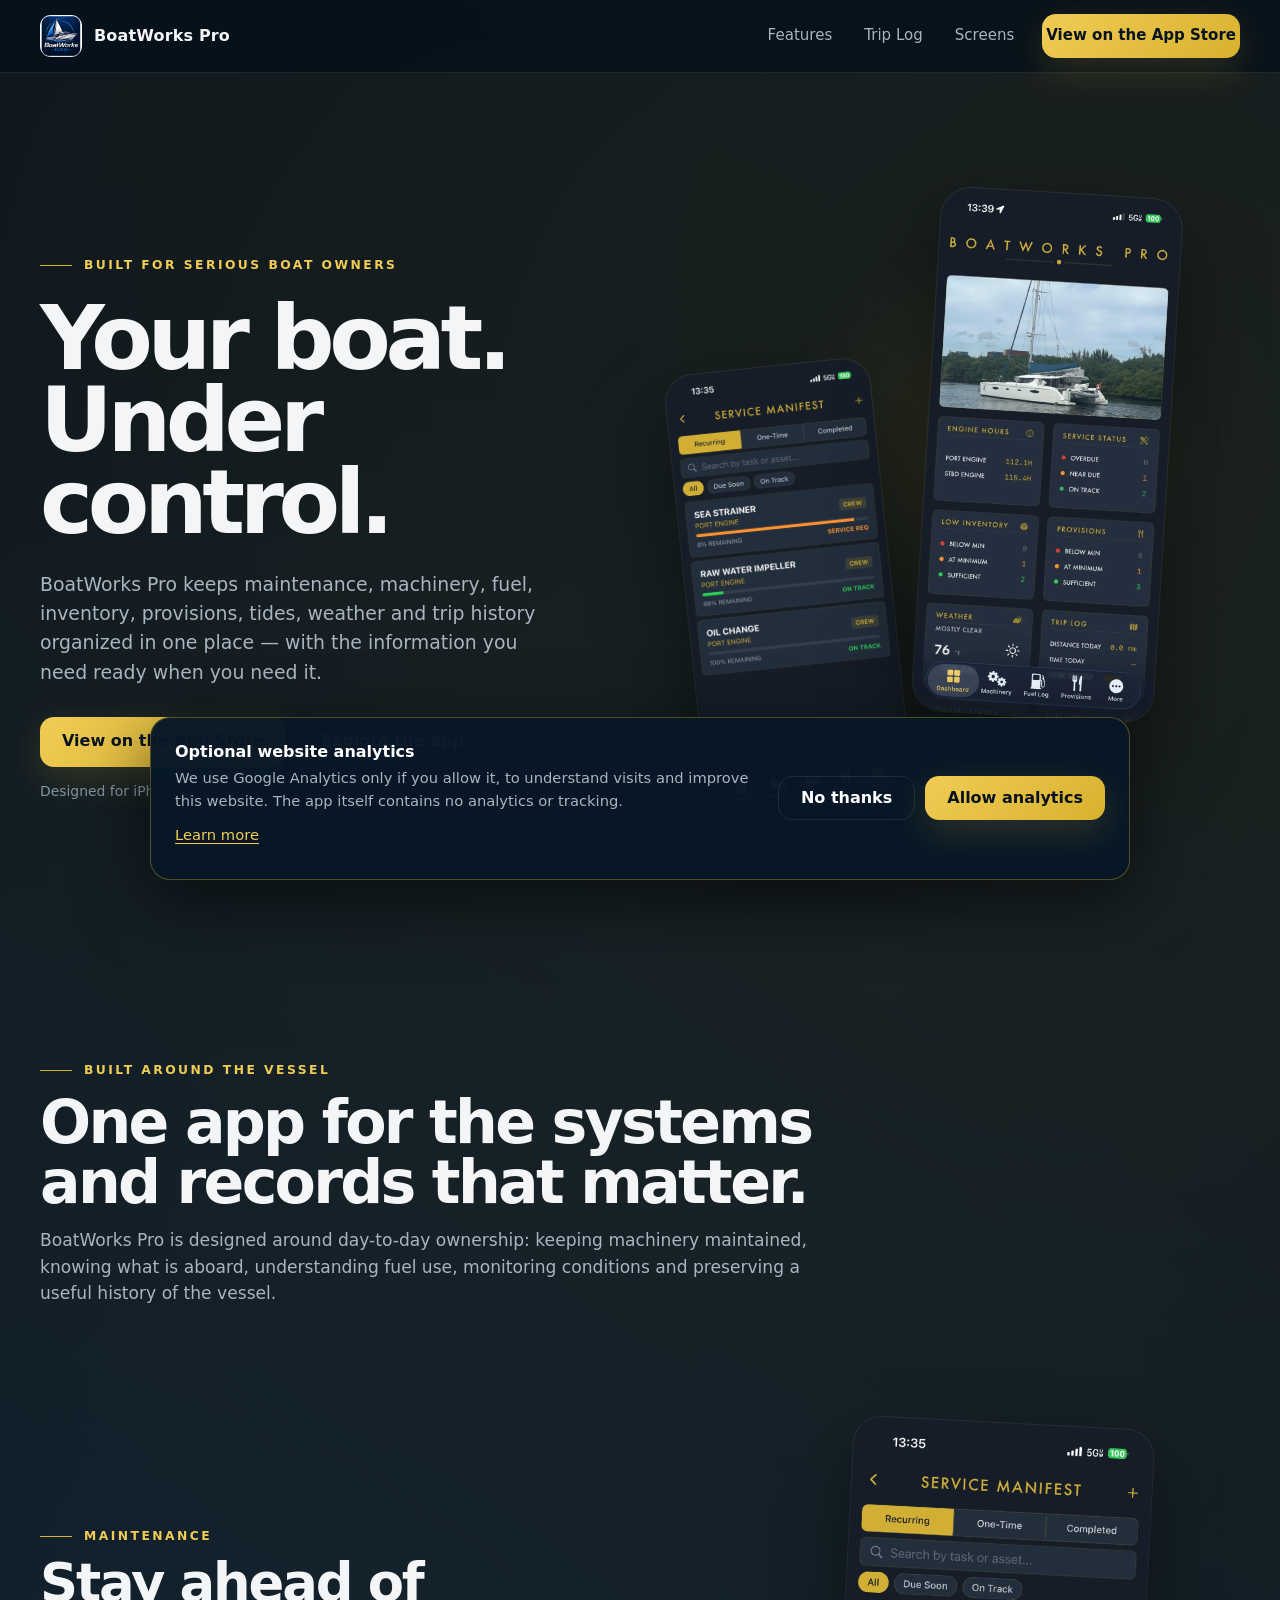
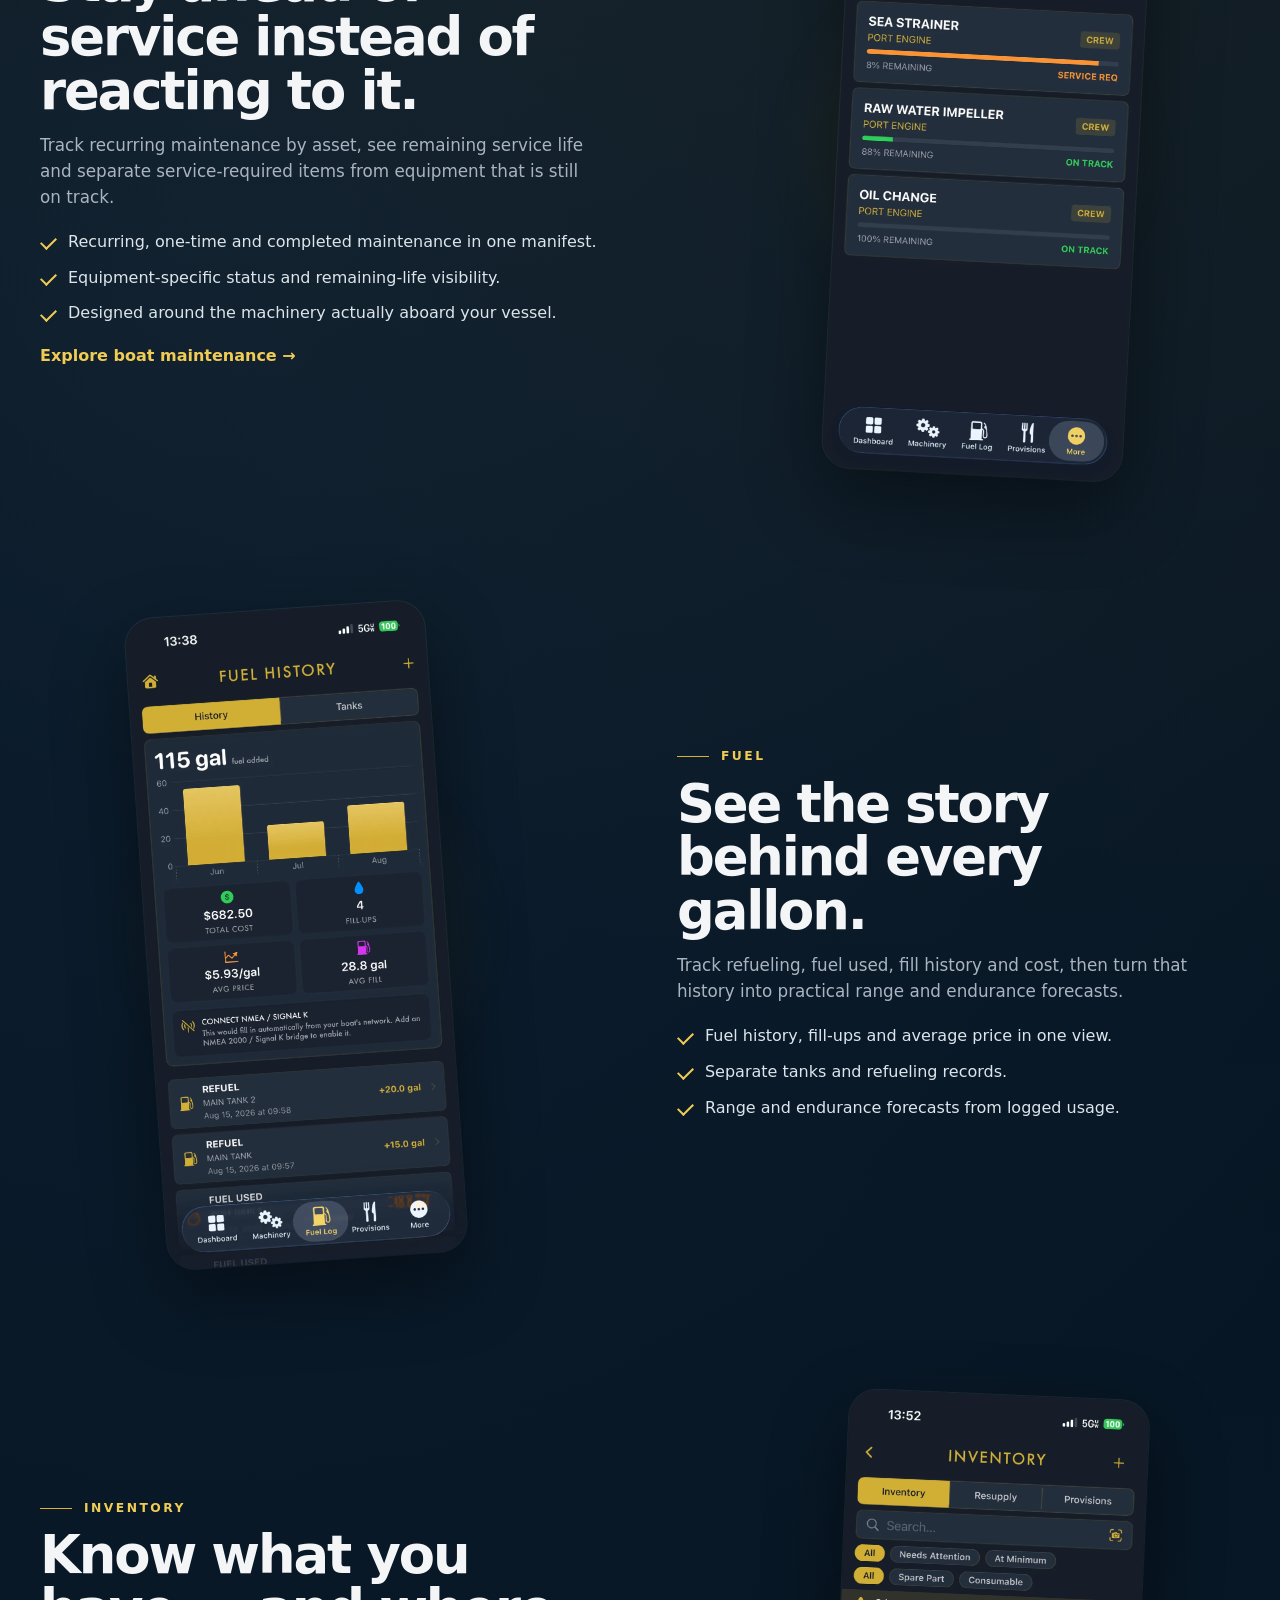
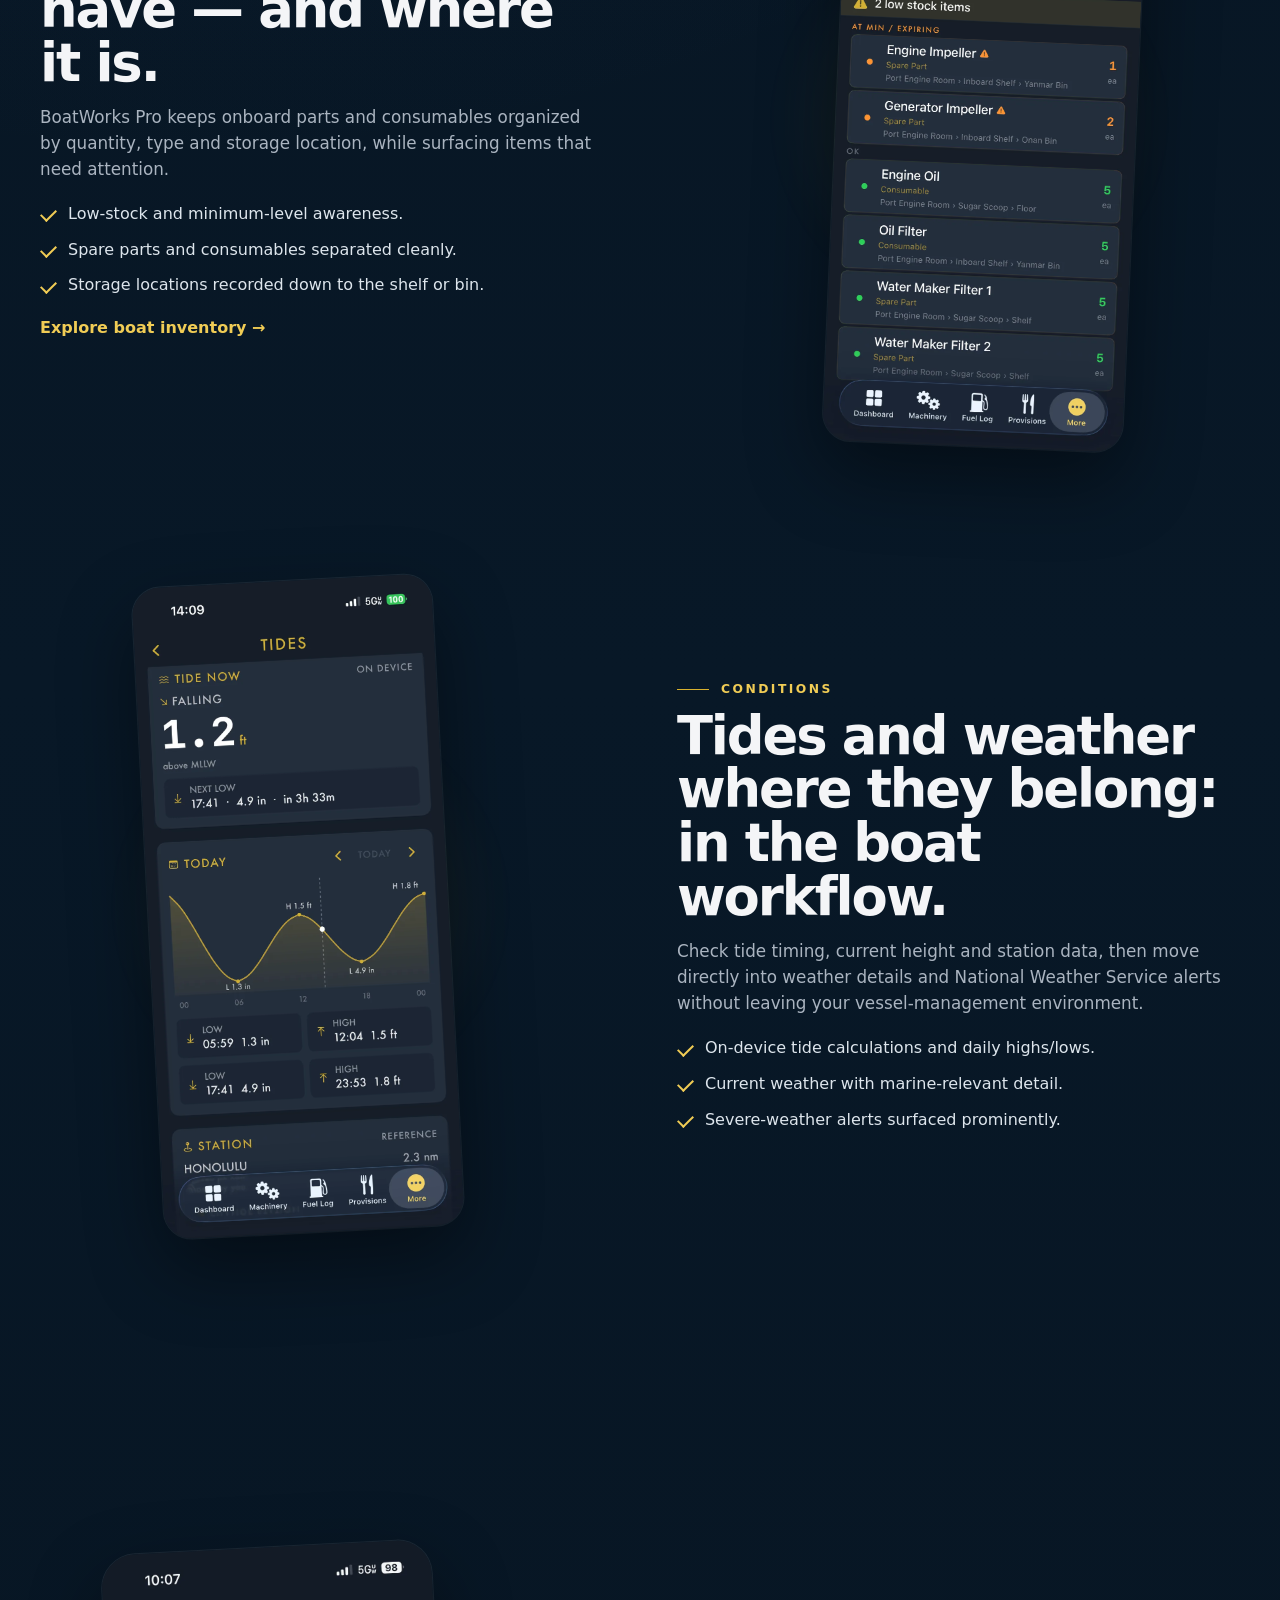
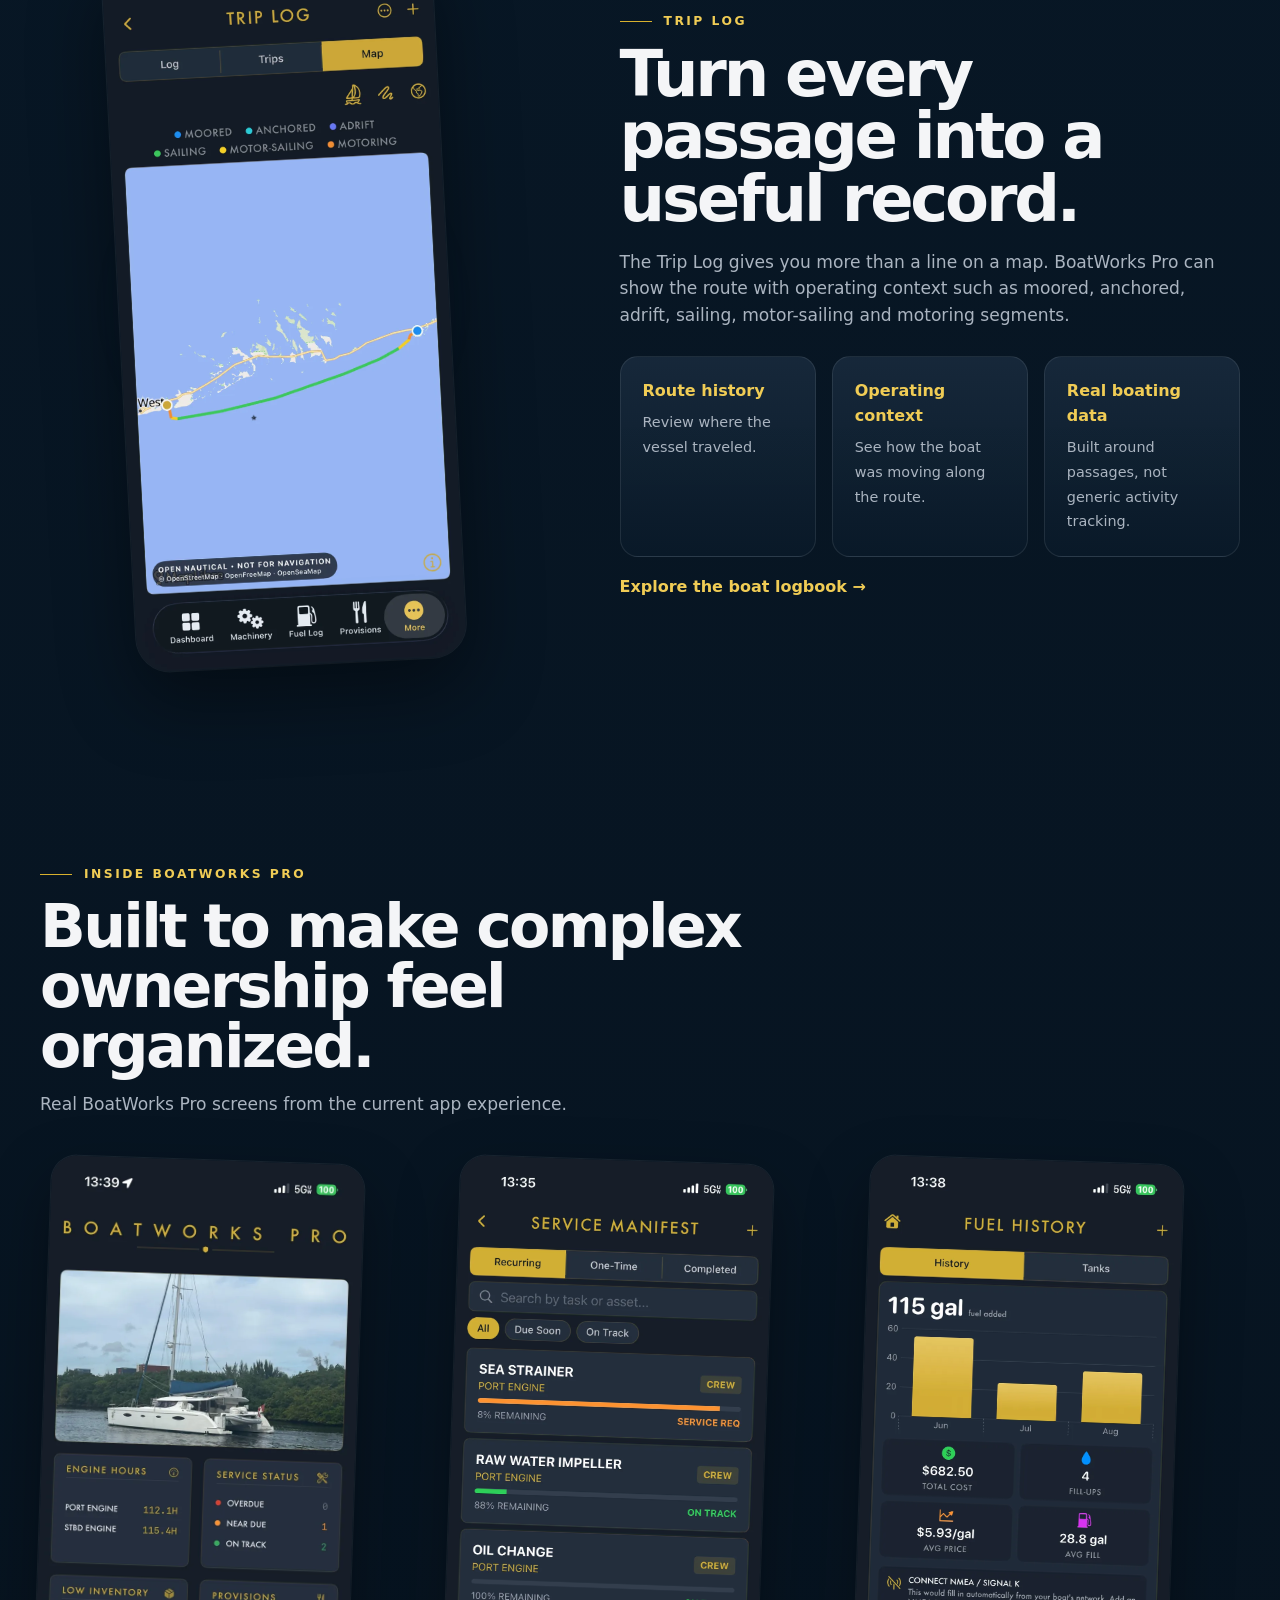
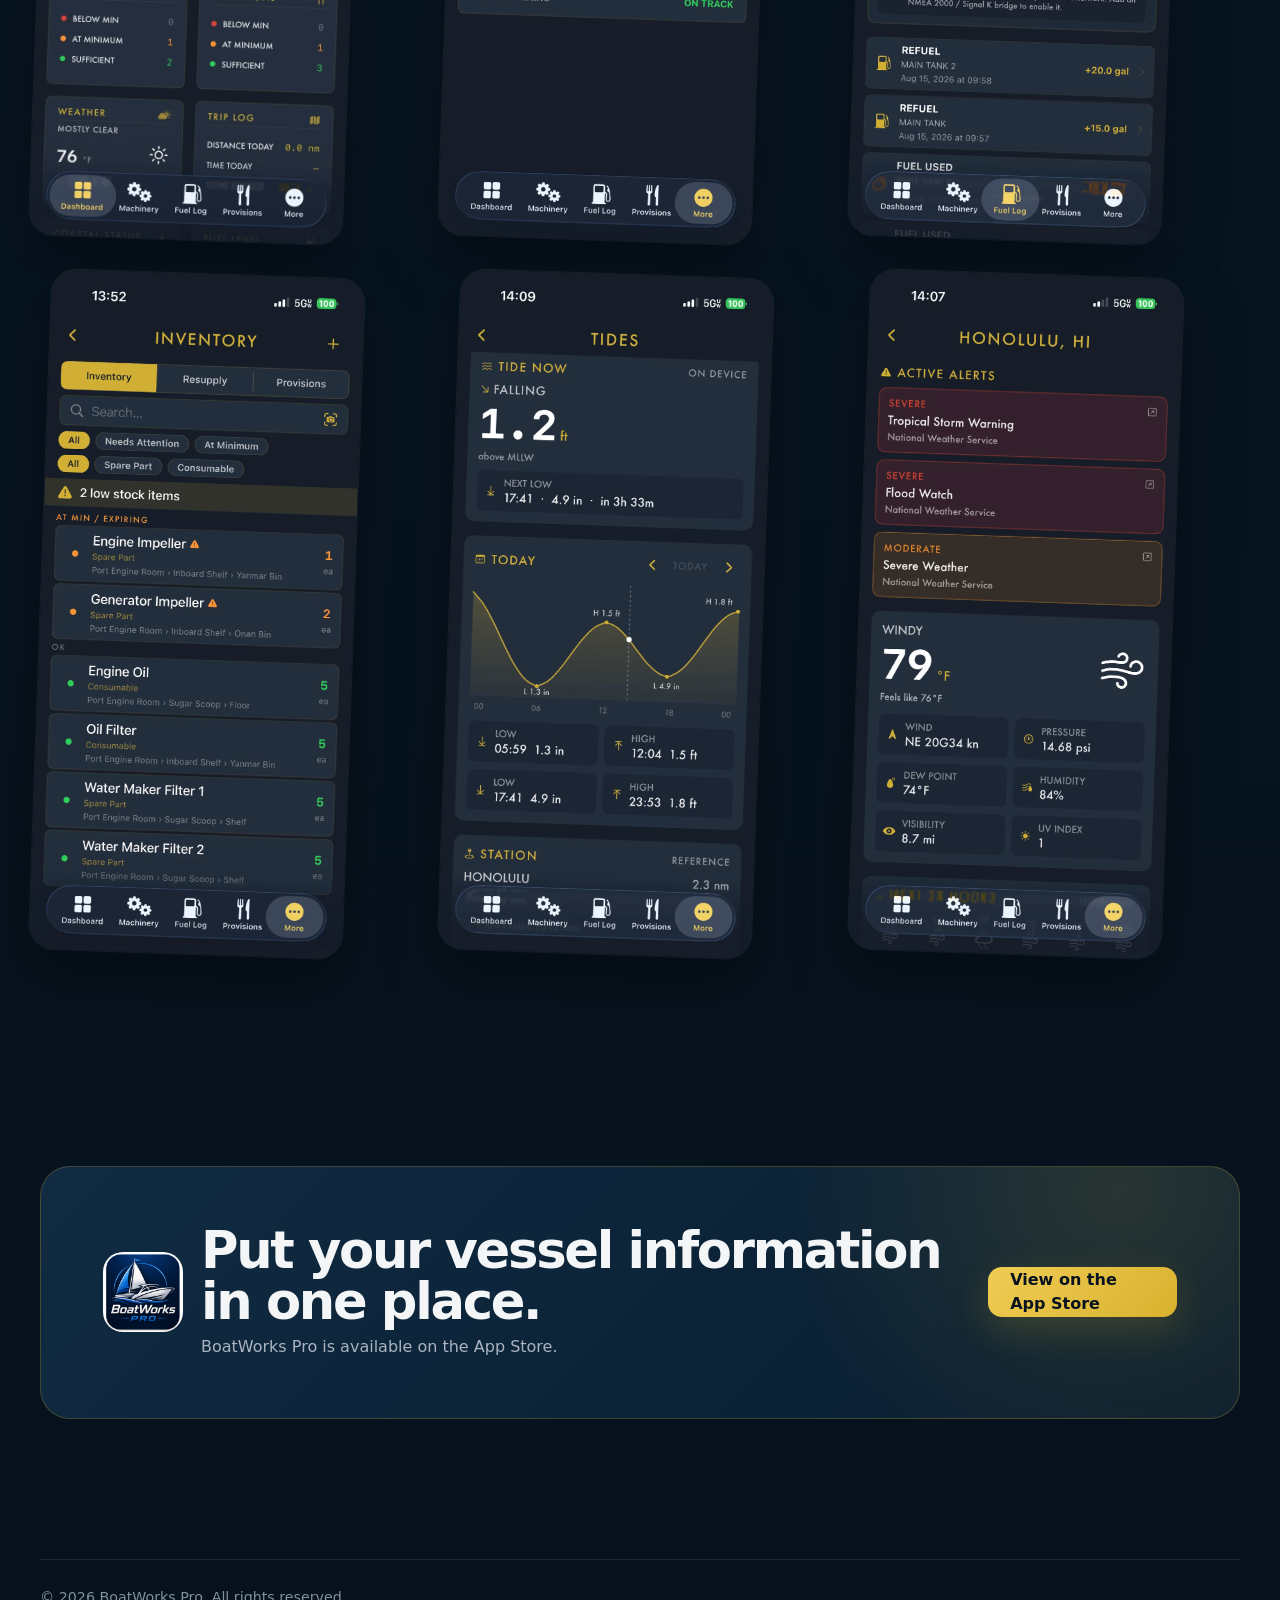
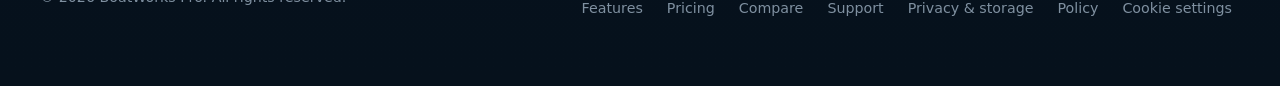
<file: index.html>
<!doctype html>
<html lang="en">
<head>
  <meta charset="utf-8">
  <meta name="viewport" content="width=device-width, initial-scale=1">
  <meta name="description" content="A private boat maintenance, logbook and inventory app for iPhone and iPad, with fuel, provisions, documents, tides, weather and GPS trip tracking.">
  <meta name="theme-color" content="#071625">
  <link rel="canonical" href="https://boatworks-pro.com/">
  <link rel="icon" href="assets/app-icon.png" type="image/png">
  <link rel="apple-touch-icon" href="assets/app-icon.png">
  <meta property="og:title" content="BoatWorks Pro — Your boat, under control.">
  <meta property="og:description" content="Maintenance, fuel, inventory, tides, weather and trip logging for serious boat owners.">
  <meta property="og:type" content="website">
  <meta property="og:url" content="https://boatworks-pro.com/">
  <meta property="og:image" content="https://boatworks-pro.com/assets/app-icon.png">
  <meta property="og:image:alt" content="BoatWorks Pro app icon">
  <meta name="twitter:card" content="summary">
  <title>Boat Maintenance, Logbook &amp; Inventory App | BoatWorks Pro</title>
  <link rel="preload" href="styles.css" as="style">
  <link rel="stylesheet" href="styles.css">
  <link rel="preload" href="assets/dashboard-706.webp" as="image" type="image/webp">
  <script src="site.js" defer></script>
  <script type="application/ld+json">{"@context":"https://schema.org","@type":"SoftwareApplication","name":"BoatWorks Pro","applicationCategory":"LifestyleApplication","operatingSystem":"iOS, iPadOS","description":"A private boat maintenance, logbook, fuel, inventory, provisions, documents, tides and weather app for iPhone and iPad.","url":"https://boatworks-pro.com/","offers":[{"@type":"Offer","name":"Anchor","price":"0","priceCurrency":"USD"},{"@type":"Offer","name":"Cruiser annual subscription","price":"20","priceCurrency":"USD"},{"@type":"Offer","name":"Commodore annual subscription","price":"30","priceCurrency":"USD"}]}</script>
</head>
<body>
<a class="skip-link" href="#main-content">Skip to main content</a>
<header class="nav">
  <div class="wrap nav-in">
    <a class="brand" href="/"><img src="assets/app-icon.png" alt="" width="42" height="42"><span>BoatWorks Pro</span></a>
    <nav class="navlinks" aria-label="Primary navigation">
      <a href="#features">Features</a><a href="#triplog">Trip Log</a><a href="#screens">Screens</a>
      <a class="btn" href="https://apps.apple.com/app/boatworks-pro/id6781111862">View on the App Store</a>
    </nav>
  </div>
</header>

<main id="main-content" tabindex="-1">
<section class="hero">
  <div class="wrap hero-grid">
    <div class="hero-copy">
      <div class="eyebrow">Built for serious boat owners</div>
      <h1>Your boat.<br>Under control.</h1>
      <p>BoatWorks Pro keeps maintenance, machinery, fuel, inventory, provisions, tides, weather and trip history organized in one place — with the information you need ready when you need it.</p>
      <div class="hero-actions">
        <a class="btn" href="https://apps.apple.com/app/boatworks-pro/id6781111862">View on the App Store</a>
        <a class="btn alt" href="#features">Explore the app</a>
      </div>
      <div class="fine">Designed for iPhone and iPad.</div>
    </div>
    <div class="phone-wrap">
      <div class="glow"></div>
      <div class="phone"><a href="features.html" aria-label="Explore all BoatWorks Pro features"><picture>
      <source srcset="assets/dashboard-480.webp 480w, assets/dashboard-706.webp 706w" type="image/webp">
      <img src="assets/dashboard-706.webp" alt="BoatWorks Pro dashboard" width="706" height="1536" loading="eager" decoding="async" fetchpriority="high">
    </picture></a></div>
      <div class="phone secondary"><a href="boat-maintenance-app.html" aria-label="Explore boat maintenance features"><picture>
      <source srcset="assets/service-480.webp 480w, assets/service-900.webp 900w" type="image/webp">
      <img src="assets/service-900.webp" alt="BoatWorks Pro service manifest" width="900" height="1957" loading="eager" decoding="async">
    </picture></a></div>
    </div>
  </div>
</section>

<section id="features">
  <div class="wrap">
    <div class="section-head">
      <div class="eyebrow">Built around the vessel</div>
      <h2>One app for the systems and records that matter.</h2>
      <p>BoatWorks Pro is designed around day-to-day ownership: keeping machinery maintained, knowing what is aboard, understanding fuel use, monitoring conditions and preserving a useful history of the vessel.</p>
    </div>

    <div class="feature-row">
      <div class="feature-copy"><div class="eyebrow">Maintenance</div><h3>Stay ahead of service instead of reacting to it.</h3><p>Track recurring maintenance by asset, see remaining service life and separate service-required items from equipment that is still on track.</p><ul class="bullets"><li>Recurring, one-time and completed maintenance in one manifest.</li><li>Equipment-specific status and remaining-life visibility.</li><li>Designed around the machinery actually aboard your vessel.</li></ul><a class="text-link" href="boat-maintenance-app.html">Explore boat maintenance →</a></div>
      <div class="screen-card"><a href="boat-maintenance-app.html" aria-label="Learn about BoatWorks Pro maintenance"><picture>
      <source srcset="assets/service-480.webp 480w, assets/service-900.webp 900w" type="image/webp">
      <img src="assets/service-900.webp" alt="BoatWorks Pro Service Manifest screen" width="900" height="1957" loading="lazy" decoding="async">
    </picture></a></div>
    </div>

    <div class="feature-row reverse">
      <div class="feature-copy"><div class="eyebrow">Fuel</div><h3>See the story behind every gallon.</h3><p>Track refueling, fuel used, fill history and cost, then turn that history into practical range and endurance forecasts.</p><ul class="bullets"><li>Fuel history, fill-ups and average price in one view.</li><li>Separate tanks and refueling records.</li><li>Range and endurance forecasts from logged usage.</li></ul></div>
      <div class="screen-card"><a href="features.html#fuel" aria-label="Learn about BoatWorks Pro fuel tracking"><picture>
      <source srcset="assets/fuel-480.webp 480w, assets/fuel-900.webp 900w" type="image/webp">
      <img src="assets/fuel-900.webp" alt="BoatWorks Pro Fuel History screen" width="900" height="1957" loading="lazy" decoding="async">
    </picture></a></div>
    </div>

    <div class="feature-row">
      <div class="feature-copy"><div class="eyebrow">Inventory</div><h3>Know what you have — and where it is.</h3><p>BoatWorks Pro keeps onboard parts and consumables organized by quantity, type and storage location, while surfacing items that need attention.</p><ul class="bullets"><li>Low-stock and minimum-level awareness.</li><li>Spare parts and consumables separated cleanly.</li><li>Storage locations recorded down to the shelf or bin.</li></ul><a class="text-link" href="boat-inventory-app.html">Explore boat inventory →</a></div>
      <div class="screen-card"><a href="boat-inventory-app.html" aria-label="Learn about BoatWorks Pro inventory"><picture>
      <source srcset="assets/inventory-480.webp 480w, assets/inventory-900.webp 900w" type="image/webp">
      <img src="assets/inventory-900.webp" alt="BoatWorks Pro Inventory screen" width="900" height="1957" loading="lazy" decoding="async">
    </picture></a></div>
    </div>

    <div class="feature-row reverse">
      <div class="feature-copy"><div class="eyebrow">Conditions</div><h3>Tides and weather where they belong: in the boat workflow.</h3><p>Check tide timing, current height and station data, then move directly into weather details and National Weather Service alerts without leaving your vessel-management environment.</p><ul class="bullets"><li>On-device tide calculations and daily highs/lows.</li><li>Current weather with marine-relevant detail.</li><li>Severe-weather alerts surfaced prominently.</li></ul></div>
      <div class="screen-card"><a href="features.html#conditions" aria-label="Learn about BoatWorks Pro tides and weather"><picture>
      <source srcset="assets/tides-480.webp 480w, assets/tides-900.webp 900w" type="image/webp">
      <img src="assets/tides-900.webp" alt="BoatWorks Pro Tides screen" width="900" height="1957" loading="lazy" decoding="async">
    </picture></a></div>
    </div>
  </div>
</section>

<section id="triplog">
  <div class="wrap trip">
    <div><a href="boat-logbook-app.html" aria-label="Learn about the BoatWorks Pro trip log"><picture>
      <source srcset="assets/trip-key-west-480.webp 480w, assets/trip-key-west-900.webp 900w" type="image/webp">
      <img src="assets/trip-key-west-900.webp" alt="BoatWorks Pro Key West Trip Log map" width="900" height="1957" loading="lazy" decoding="async">
    </picture></a></div>
    <div class="trip-copy">
      <div class="eyebrow">Trip Log</div><h2>Turn every passage into a useful record.</h2>
      <p>The Trip Log gives you more than a line on a map. BoatWorks Pro can show the route with operating context such as moored, anchored, adrift, sailing, motor-sailing and motoring segments.</p>
      <div class="grid3"><div class="mini"><b>Route history</b><span>Review where the vessel traveled.</span></div><div class="mini"><b>Operating context</b><span>See how the boat was moving along the route.</span></div><div class="mini"><b>Real boating data</b><span>Built around passages, not generic activity tracking.</span></div></div>
      <a class="text-link" href="boat-logbook-app.html">Explore the boat logbook →</a>
    </div>
  </div>
</section>

<section id="screens">
  <div class="wrap">
    <div class="section-head"><div class="eyebrow">Inside BoatWorks Pro</div><h2>Built to make complex ownership feel organized.</h2><p>Real BoatWorks Pro screens from the current app experience.</p></div>
    <div class="gallery">
      <a href="features.html" aria-label="Explore the BoatWorks Pro dashboard"><picture>
      <source srcset="assets/dashboard-480.webp 480w, assets/dashboard-706.webp 706w" type="image/webp">
      <img src="assets/dashboard-706.webp" alt="BoatWorks Pro Dashboard" width="706" height="1536" loading="lazy" decoding="async">
    </picture></a>
      <a href="boat-maintenance-app.html" aria-label="Explore boat maintenance"><picture>
      <source srcset="assets/service-480.webp 480w, assets/service-900.webp 900w" type="image/webp">
      <img src="assets/service-900.webp" alt="BoatWorks Pro Service Manifest" width="900" height="1957" loading="lazy" decoding="async">
    </picture></a>
      <a href="features.html#fuel" aria-label="Explore boat fuel tracking"><picture>
      <source srcset="assets/fuel-480.webp 480w, assets/fuel-900.webp 900w" type="image/webp">
      <img src="assets/fuel-900.webp" alt="BoatWorks Pro Fuel History" width="900" height="1957" loading="lazy" decoding="async">
    </picture></a>
      <a href="boat-inventory-app.html" aria-label="Explore boat inventory and provisions"><picture>
      <source srcset="assets/inventory-480.webp 480w, assets/inventory-900.webp 900w" type="image/webp">
      <img src="assets/inventory-900.webp" alt="BoatWorks Pro Inventory" width="900" height="1957" loading="lazy" decoding="async">
    </picture></a>
      <a href="features.html#conditions" aria-label="Explore boat tide predictions"><picture>
      <source srcset="assets/tides-480.webp 480w, assets/tides-900.webp 900w" type="image/webp">
      <img src="assets/tides-900.webp" alt="BoatWorks Pro Tides" width="900" height="1957" loading="lazy" decoding="async">
    </picture></a>
      <a href="features.html#conditions" aria-label="Explore marine weather features"><picture>
      <source srcset="assets/weather-480.webp 480w, assets/weather-900.webp 900w" type="image/webp">
      <img src="assets/weather-900.webp" alt="BoatWorks Pro Weather" width="900" height="1957" loading="lazy" decoding="async">
    </picture></a>
    </div>
  </div>
</section>

<section>
  <div class="wrap">
    <div class="cta">
      <div class="cta-left"><img src="assets/app-icon.png" alt="" width="80" height="80"><div><h2>Put your vessel information in one place.</h2><p>BoatWorks Pro is available on the App Store.</p></div></div>
      <a class="btn" href="https://apps.apple.com/app/boatworks-pro/id6781111862">View on the App Store</a>
    </div>
  </div>
</section>
</main>

<footer>
  <div class="wrap footer-in">
    <div>© 2026 BoatWorks Pro. All rights reserved.</div>
    <div class="footer-links"><a href="features.html">Features</a><a href="pricing.html">Pricing</a><a href="boatworks-pro-comparison.html">Compare</a><a href="support.html">Support</a><a href="private-boat-app.html">Privacy &amp; storage</a><a href="privacy.html">Policy</a><button type="button" class="footer-consent" data-consent-settings>Cookie settings</button></div>
  </div>
</footer>
<aside class="consent" data-consent-banner hidden aria-labelledby="consent-title">
  <div>
    <strong id="consent-title">Optional website analytics</strong>
    <p>We use Google Analytics only if you allow it, to understand visits and improve this website. The app itself contains no analytics or tracking.</p>
    <a class="consent-learn" href="privacy.html#website-analytics">Learn more</a>
  </div>
  <div class="consent-actions">
    <button type="button" class="btn alt" data-consent-decline>No thanks</button>
    <button type="button" class="btn" data-consent-accept>Allow analytics</button>
  </div>
</aside>
</body>
</html>
</file>
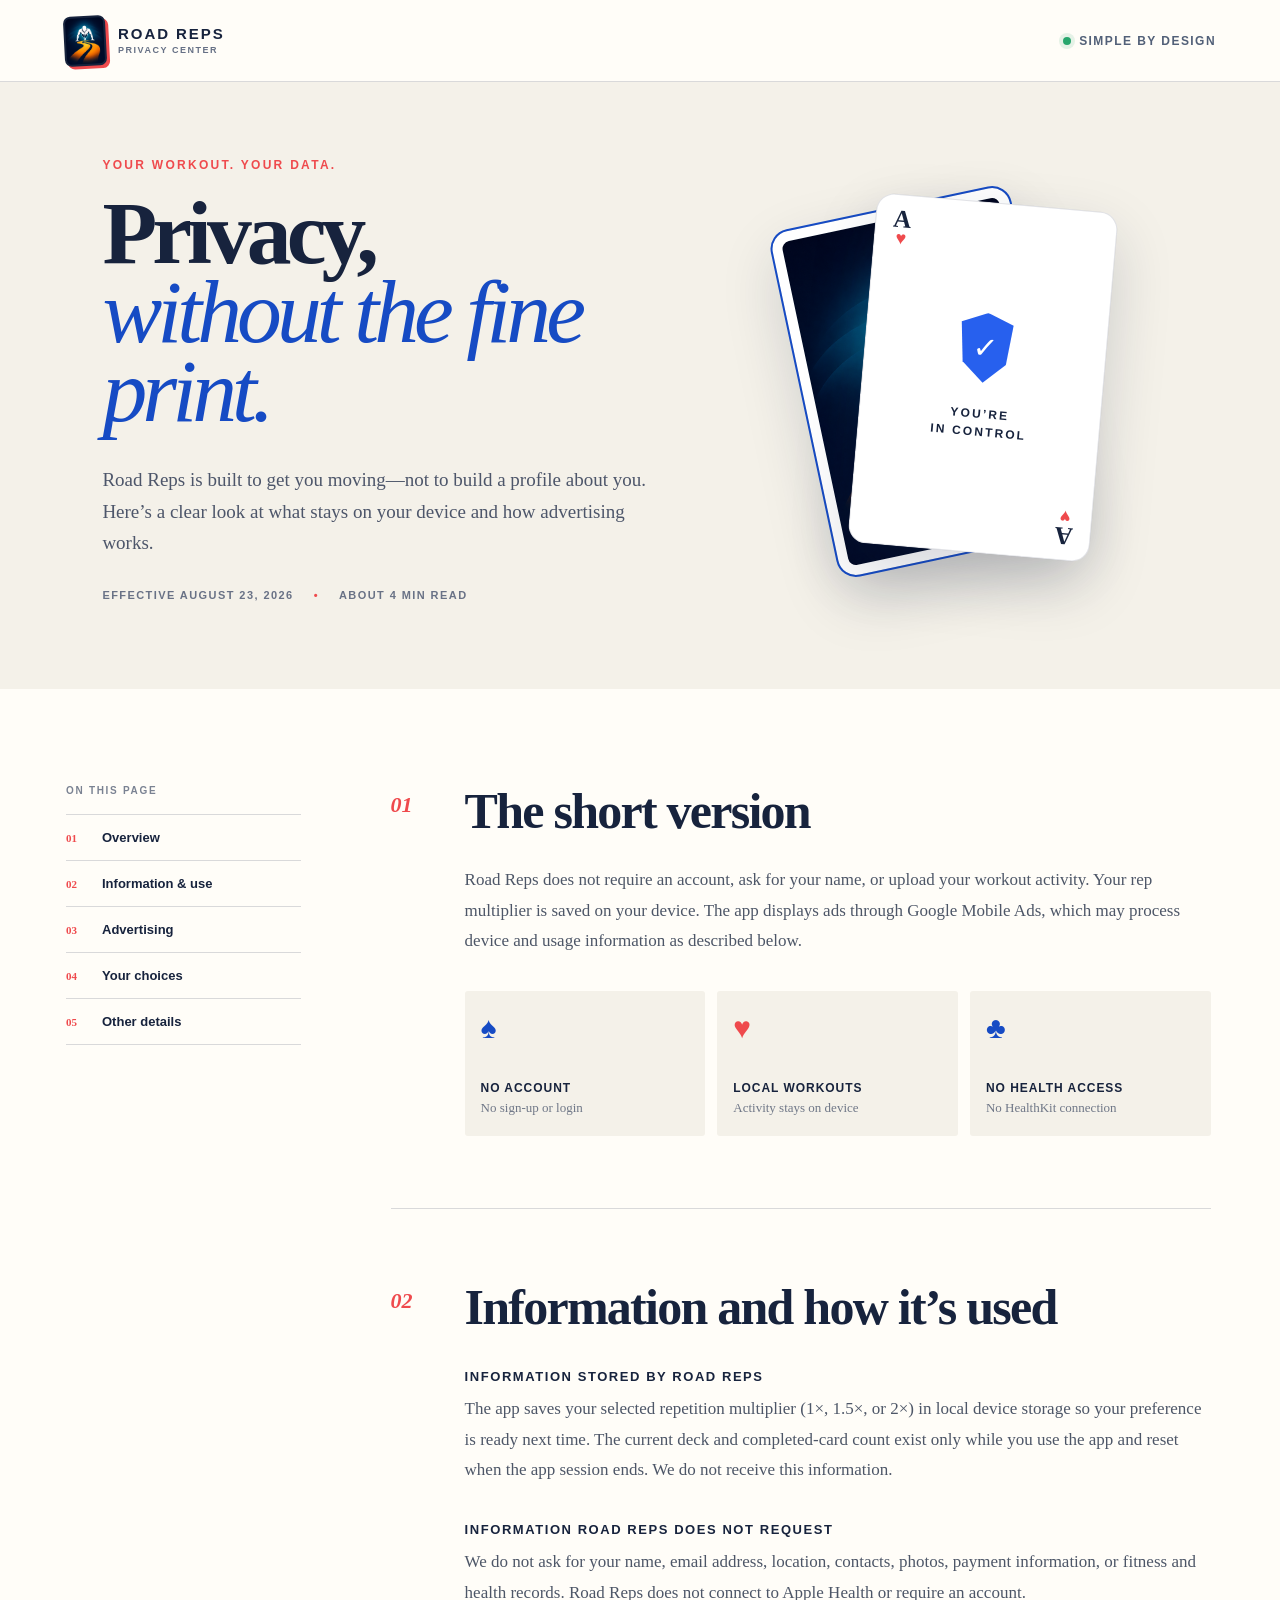
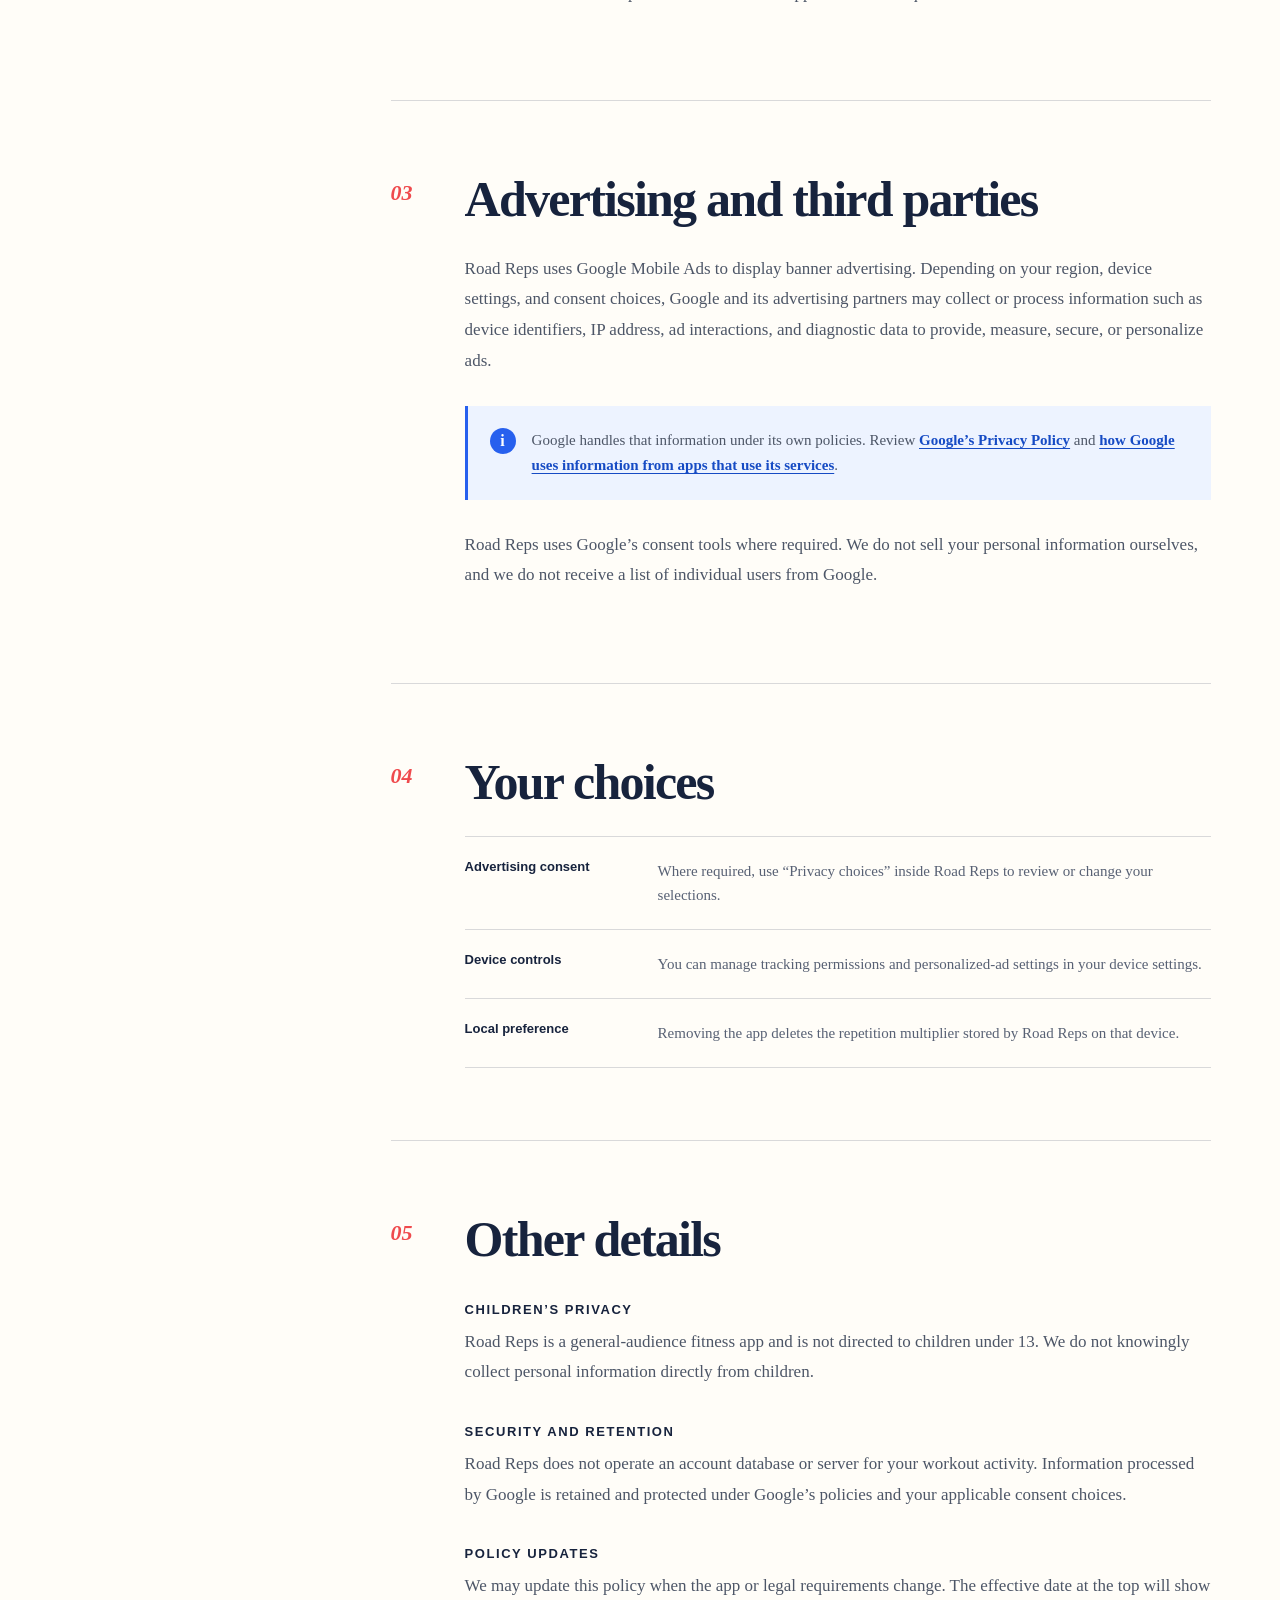
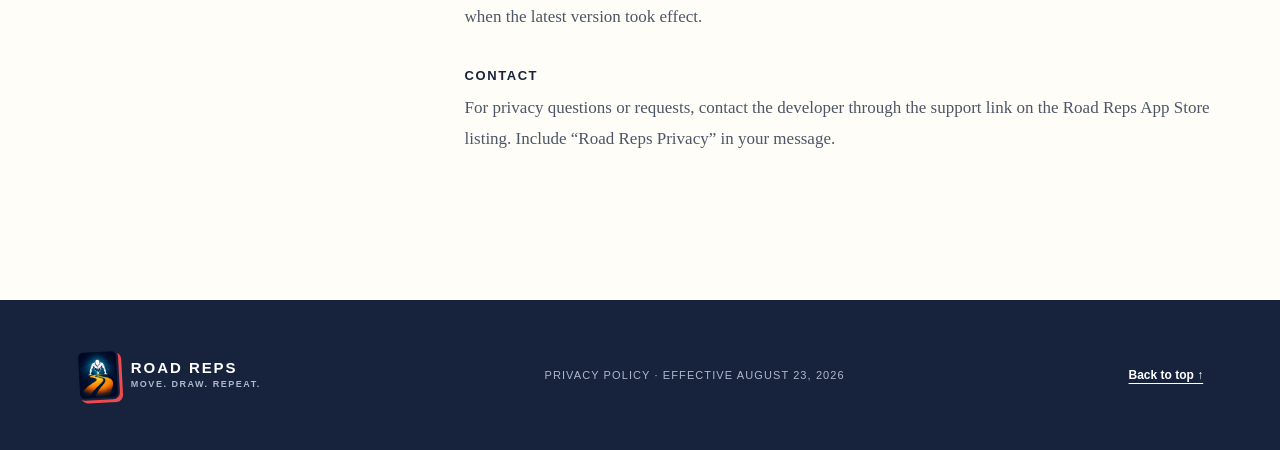
<file: road-reps/privacy/index.html>
<!doctype html>
<html lang="en">
<head>
  <meta charset="utf-8">
  <meta name="viewport" content="width=device-width, initial-scale=1">
  <meta name="description" content="Learn how Road Reps handles local workout preferences, advertising, and privacy choices.">
  <meta name="theme-color" content="#17233d">
  <meta property="og:title" content="Privacy Policy | Road Reps">
  <meta property="og:description" content="Privacy, without the fine print. Learn how Road Reps handles your information.">
  <meta property="og:type" content="website">
  <meta property="og:url" content="https://boatworks-pro.com/road-reps/privacy/">
  <meta property="og:image" content="https://boatworks-pro.com/road-reps/privacy/assets/og.png">
  <meta name="twitter:card" content="summary_large_image">
  <title>Privacy Policy | Road Reps</title>
  <link rel="stylesheet" href="styles.css">
</head>
<body>
<header class="site-header">
  <a class="brand" href="#top" aria-label="Road Reps privacy policy home">
    <span class="brand-mark" aria-hidden="true"><img src="assets/card-back.png" alt=""></span>
    <span><strong>ROAD REPS</strong><small>PRIVACY CENTER</small></span>
  </a>
  <a class="skip-link" href="#policy">Skip to policy</a>
  <div class="header-status"><span aria-hidden="true"></span> Simple by design</div>
</header>

<main>
  <section class="hero" id="top">
    <div class="hero-copy">
      <p class="eyebrow">Your workout. Your data.</p>
      <h1>Privacy,<br><em>without the fine print.</em></h1>
      <p class="lede">Road Reps is built to get you moving—not to build a profile about you. Here’s a clear look at what stays on your device and how advertising works.</p>
      <div class="hero-meta"><span>Effective August 23, 2026</span><span>About 4 min read</span></div>
    </div>
    <div class="card-stack" aria-hidden="true">
      <div class="playing-card card-back" role="img" aria-label="Road Reps card back"></div>
      <div class="playing-card card-front">
        <span class="corner">A<br><b>♥</b></span><span class="shield">✓</span>
        <span class="card-message">YOU’RE<br>IN CONTROL</span><span class="corner bottom">A<br><b>♥</b></span>
      </div>
    </div>
  </section>

  <div class="policy-layout" id="policy">
    <aside class="toc" aria-label="Policy sections">
      <p>On this page</p>
      <nav>
        <a href="#overview"><span>01</span>Overview</a>
        <a href="#data"><span>02</span>Information &amp; use</a>
        <a href="#partners"><span>03</span>Advertising</a>
        <a href="#choices"><span>04</span>Your choices</a>
        <a href="#details"><span>05</span>Other details</a>
      </nav>
    </aside>

    <article class="policy-content">
      <section id="overview" class="policy-section">
        <p class="section-number">01</p>
        <div>
          <h2>The short version</h2>
          <p>Road Reps does not require an account, ask for your name, or upload your workout activity. Your rep multiplier is saved on your device. The app displays ads through Google Mobile Ads, which may process device and usage information as described below.</p>
          <div class="promise-grid">
            <div><span aria-hidden="true">♠</span><strong>No account</strong><small>No sign-up or login</small></div>
            <div><span aria-hidden="true">♥</span><strong>Local workouts</strong><small>Activity stays on device</small></div>
            <div><span aria-hidden="true">♣</span><strong>No health access</strong><small>No HealthKit connection</small></div>
          </div>
        </div>
      </section>

      <section id="data" class="policy-section">
        <p class="section-number">02</p>
        <div>
          <h2>Information and how it’s used</h2>
          <h3>Information stored by Road Reps</h3>
          <p>The app saves your selected repetition multiplier (1×, 1.5×, or 2×) in local device storage so your preference is ready next time. The current deck and completed-card count exist only while you use the app and reset when the app session ends. We do not receive this information.</p>
          <h3>Information Road Reps does not request</h3>
          <p>We do not ask for your name, email address, location, contacts, photos, payment information, or fitness and health records. Road Reps does not connect to Apple Health or require an account.</p>
        </div>
      </section>

      <section id="partners" class="policy-section">
        <p class="section-number">03</p>
        <div>
          <h2>Advertising and third parties</h2>
          <p>Road Reps uses Google Mobile Ads to display banner advertising. Depending on your region, device settings, and consent choices, Google and its advertising partners may collect or process information such as device identifiers, IP address, ad interactions, and diagnostic data to provide, measure, secure, or personalize ads.</p>
          <div class="note"><span aria-hidden="true">i</span><p>Google handles that information under its own policies. Review <a href="https://policies.google.com/privacy" target="_blank" rel="noopener">Google’s Privacy Policy</a> and <a href="https://policies.google.com/technologies/partner-sites" target="_blank" rel="noopener">how Google uses information from apps that use its services</a>.</p></div>
          <p>Road Reps uses Google’s consent tools where required. We do not sell your personal information ourselves, and we do not receive a list of individual users from Google.</p>
        </div>
      </section>

      <section id="choices" class="policy-section">
        <p class="section-number">04</p>
        <div>
          <h2>Your choices</h2>
          <ul class="choice-list">
            <li><strong>Advertising consent</strong><span>Where required, use “Privacy choices” inside Road Reps to review or change your selections.</span></li>
            <li><strong>Device controls</strong><span>You can manage tracking permissions and personalized-ad settings in your device settings.</span></li>
            <li><strong>Local preference</strong><span>Removing the app deletes the repetition multiplier stored by Road Reps on that device.</span></li>
          </ul>
        </div>
      </section>

      <section id="details" class="policy-section">
        <p class="section-number">05</p>
        <div>
          <h2>Other details</h2>
          <h3>Children’s privacy</h3>
          <p>Road Reps is a general-audience fitness app and is not directed to children under 13. We do not knowingly collect personal information directly from children.</p>
          <h3>Security and retention</h3>
          <p>Road Reps does not operate an account database or server for your workout activity. Information processed by Google is retained and protected under Google’s policies and your applicable consent choices.</p>
          <h3>Policy updates</h3>
          <p>We may update this policy when the app or legal requirements change. The effective date at the top will show when the latest version took effect.</p>
          <h3>Contact</h3>
          <p>For privacy questions or requests, contact the developer through the support link on the Road Reps App Store listing. Include “Road Reps Privacy” in your message.</p>
        </div>
      </section>
    </article>
  </div>
</main>

<footer>
  <a class="brand" href="#top"><span class="brand-mark" aria-hidden="true"><img src="assets/card-back.png" alt=""></span><span><strong>ROAD REPS</strong><small>MOVE. DRAW. REPEAT.</small></span></a>
  <p>Privacy Policy · Effective August 23, 2026</p><a href="#top">Back to top ↑</a>
</footer>
</body>
</html>
</file>
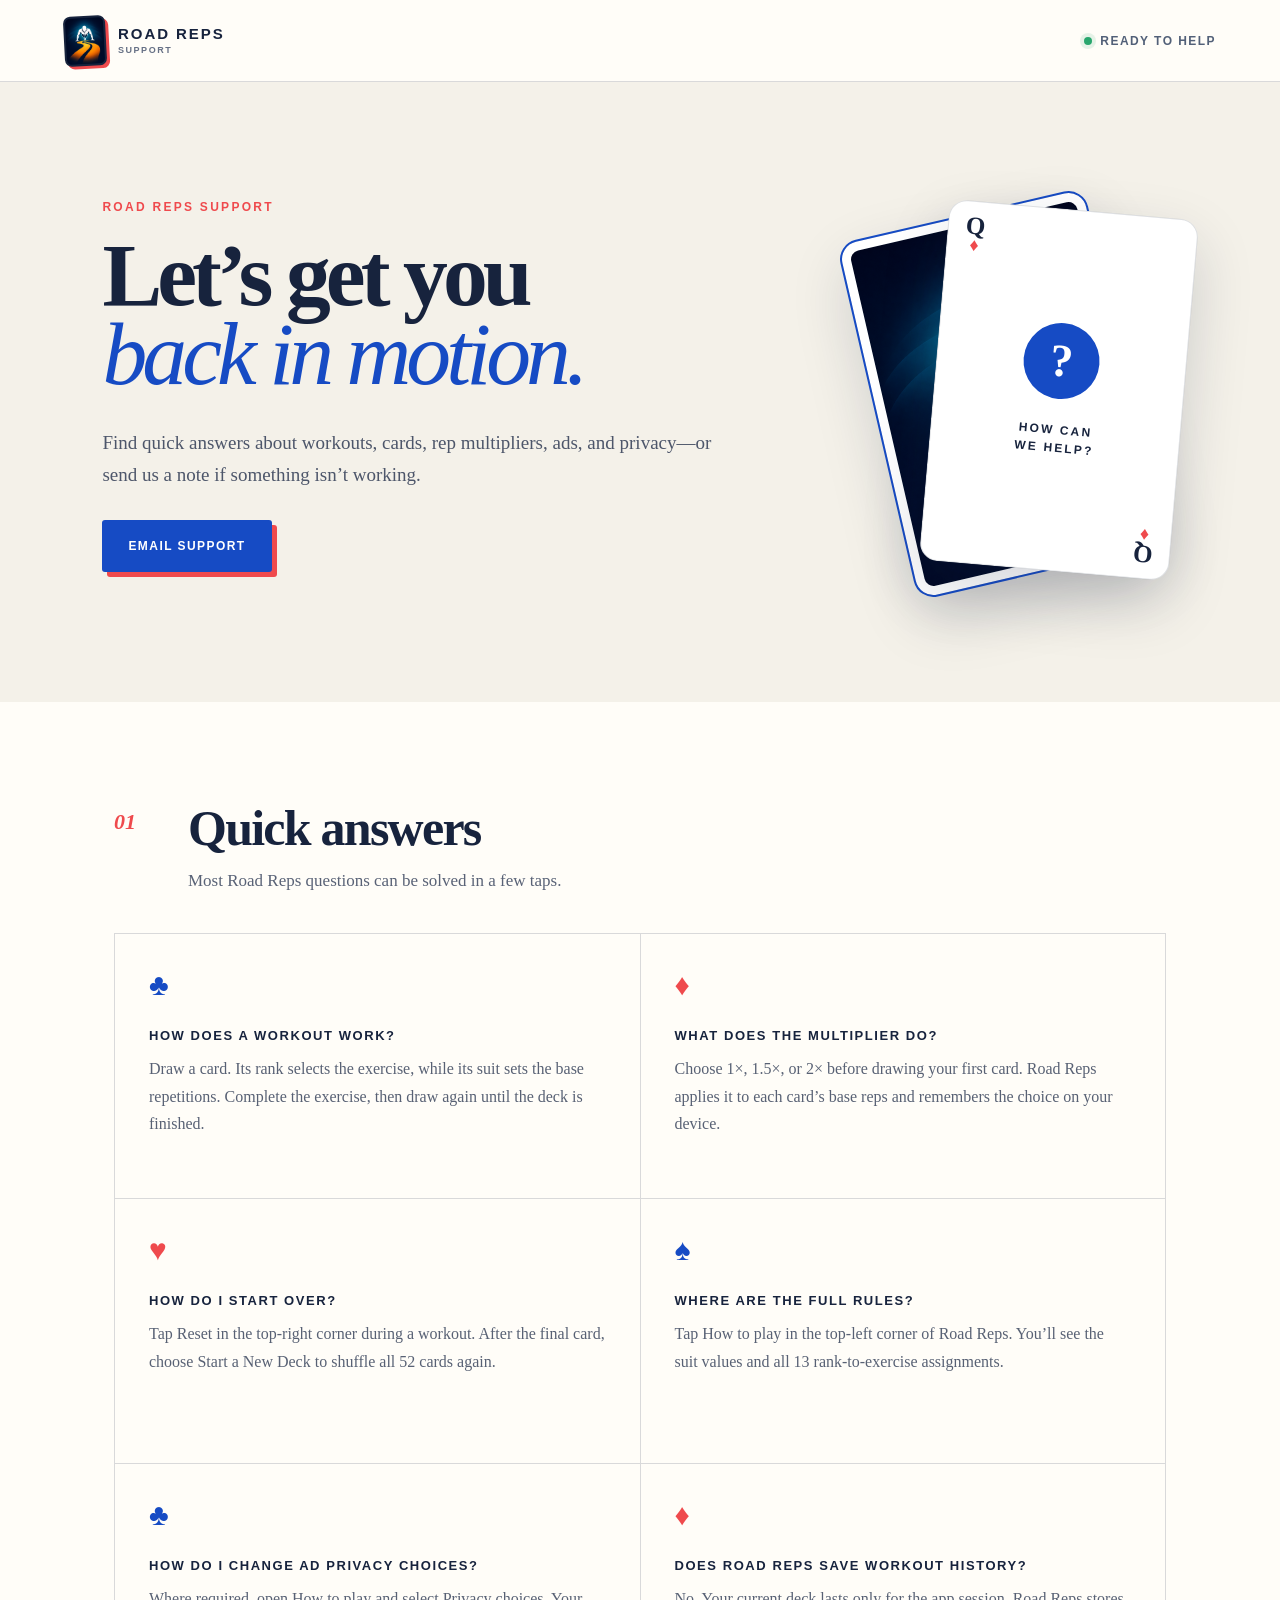
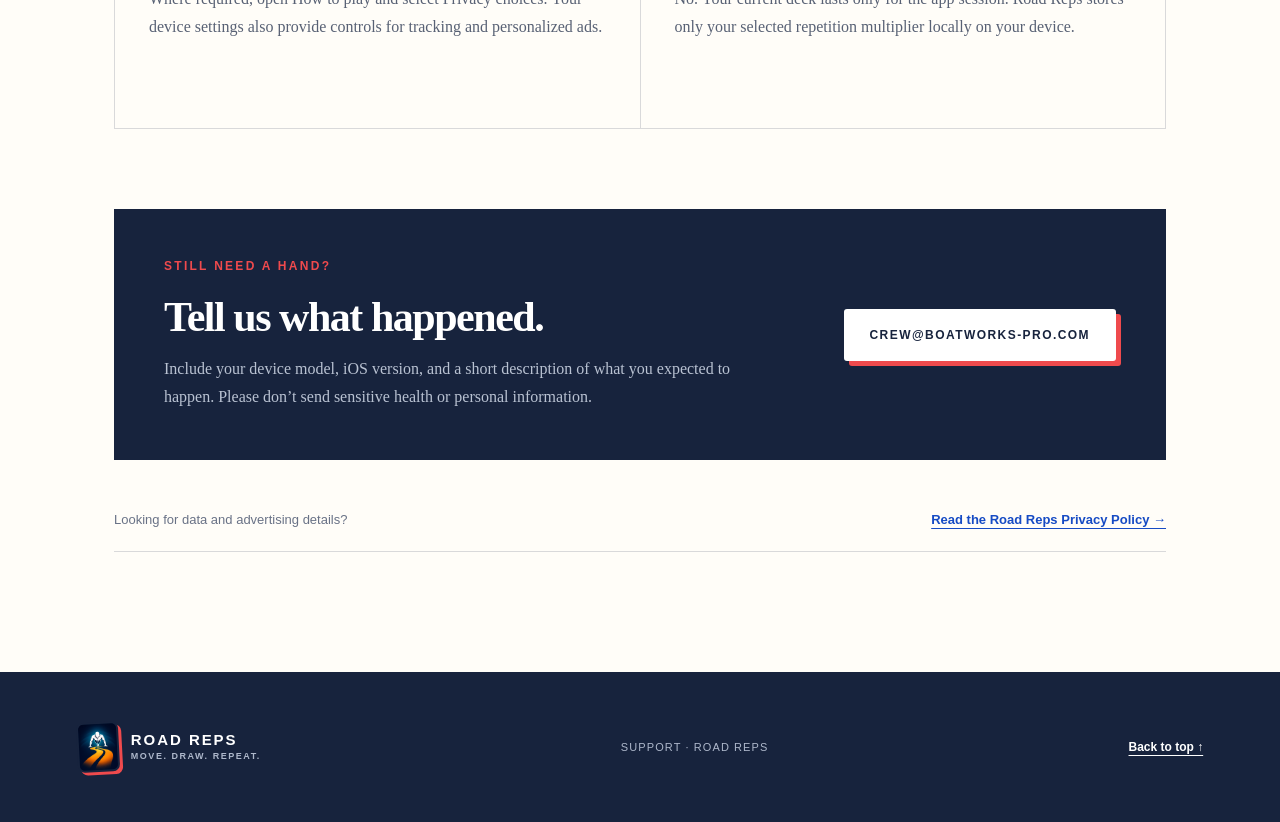
<file: road-reps/support/index.html>
<!doctype html>
<html lang="en">
<head>
  <meta charset="utf-8">
  <meta name="viewport" content="width=device-width, initial-scale=1">
  <meta name="description" content="Help and support for the Road Reps card-based workout app.">
  <meta name="theme-color" content="#17233d">
  <meta property="og:title" content="Support | Road Reps">
  <meta property="og:description" content="Answers, troubleshooting, and contact information for Road Reps.">
  <meta property="og:type" content="website">
  <meta property="og:url" content="https://boatworks-pro.com/road-reps/support/">
  <title>Support | Road Reps</title>
  <link rel="stylesheet" href="../privacy/styles.css">
  <link rel="stylesheet" href="support.css">
</head>
<body>
<header class="site-header">
  <a class="brand" href="#top" aria-label="Road Reps support home">
    <span class="brand-mark" aria-hidden="true"><img src="../privacy/assets/card-back.png" alt=""></span>
    <span><strong>ROAD REPS</strong><small>SUPPORT</small></span>
  </a>
  <a class="skip-link" href="#help">Skip to help</a>
  <div class="header-status"><span aria-hidden="true"></span> Ready to help</div>
</header>

<main id="top">
  <section class="support-hero">
    <div>
      <p class="eyebrow">Road Reps support</p>
      <h1>Let’s get you<br><em>back in motion.</em></h1>
      <p class="lede">Find quick answers about workouts, cards, rep multipliers, ads, and privacy—or send us a note if something isn’t working.</p>
      <a class="primary-button" href="mailto:crew@boatworks-pro.com?subject=Road%20Reps%20Support">Email support</a>
    </div>
    <div class="support-card-stack" aria-hidden="true">
      <div class="support-card-back"></div>
      <div class="support-card">
        <span class="corner">Q<br><b>♦</b></span>
        <span class="help-mark">?</span>
        <span class="card-message">HOW CAN<br>WE HELP?</span>
        <span class="corner bottom">Q<br><b>♦</b></span>
      </div>
    </div>
  </section>

  <section class="help-wrap" id="help">
    <div class="help-intro">
      <p class="section-number">01</p>
      <div><h2>Quick answers</h2><p>Most Road Reps questions can be solved in a few taps.</p></div>
    </div>
    <div class="faq-grid">
      <article>
        <span aria-hidden="true">♣</span>
        <h3>How does a workout work?</h3>
        <p>Draw a card. Its rank selects the exercise, while its suit sets the base repetitions. Complete the exercise, then draw again until the deck is finished.</p>
      </article>
      <article>
        <span aria-hidden="true">♦</span>
        <h3>What does the multiplier do?</h3>
        <p>Choose 1×, 1.5×, or 2× before drawing your first card. Road Reps applies it to each card’s base reps and remembers the choice on your device.</p>
      </article>
      <article>
        <span aria-hidden="true">♥</span>
        <h3>How do I start over?</h3>
        <p>Tap Reset in the top-right corner during a workout. After the final card, choose Start a New Deck to shuffle all 52 cards again.</p>
      </article>
      <article>
        <span aria-hidden="true">♠</span>
        <h3>Where are the full rules?</h3>
        <p>Tap How to play in the top-left corner of Road Reps. You’ll see the suit values and all 13 rank-to-exercise assignments.</p>
      </article>
      <article>
        <span aria-hidden="true">♣</span>
        <h3>How do I change ad privacy choices?</h3>
        <p>Where required, open How to play and select Privacy choices. Your device settings also provide controls for tracking and personalized ads.</p>
      </article>
      <article>
        <span aria-hidden="true">♦</span>
        <h3>Does Road Reps save workout history?</h3>
        <p>No. Your current deck lasts only for the app session. Road Reps stores only your selected repetition multiplier locally on your device.</p>
      </article>
    </div>

    <div class="contact-panel">
      <div>
        <p class="eyebrow">Still need a hand?</p>
        <h2>Tell us what happened.</h2>
        <p>Include your device model, iOS version, and a short description of what you expected to happen. Please don’t send sensitive health or personal information.</p>
      </div>
      <a class="primary-button light" href="mailto:crew@boatworks-pro.com?subject=Road%20Reps%20Support">crew@boatworks-pro.com</a>
    </div>

    <div class="policy-link">
      <span>Looking for data and advertising details?</span>
      <a href="../privacy/">Read the Road Reps Privacy Policy →</a>
    </div>
  </section>
</main>

<footer>
  <a class="brand" href="#top"><span class="brand-mark" aria-hidden="true"><img src="../privacy/assets/card-back.png" alt=""></span><span><strong>ROAD REPS</strong><small>MOVE. DRAW. REPEAT.</small></span></a>
  <p>Support · Road Reps</p><a href="#top">Back to top ↑</a>
</footer>
</body>
</html>
</file>
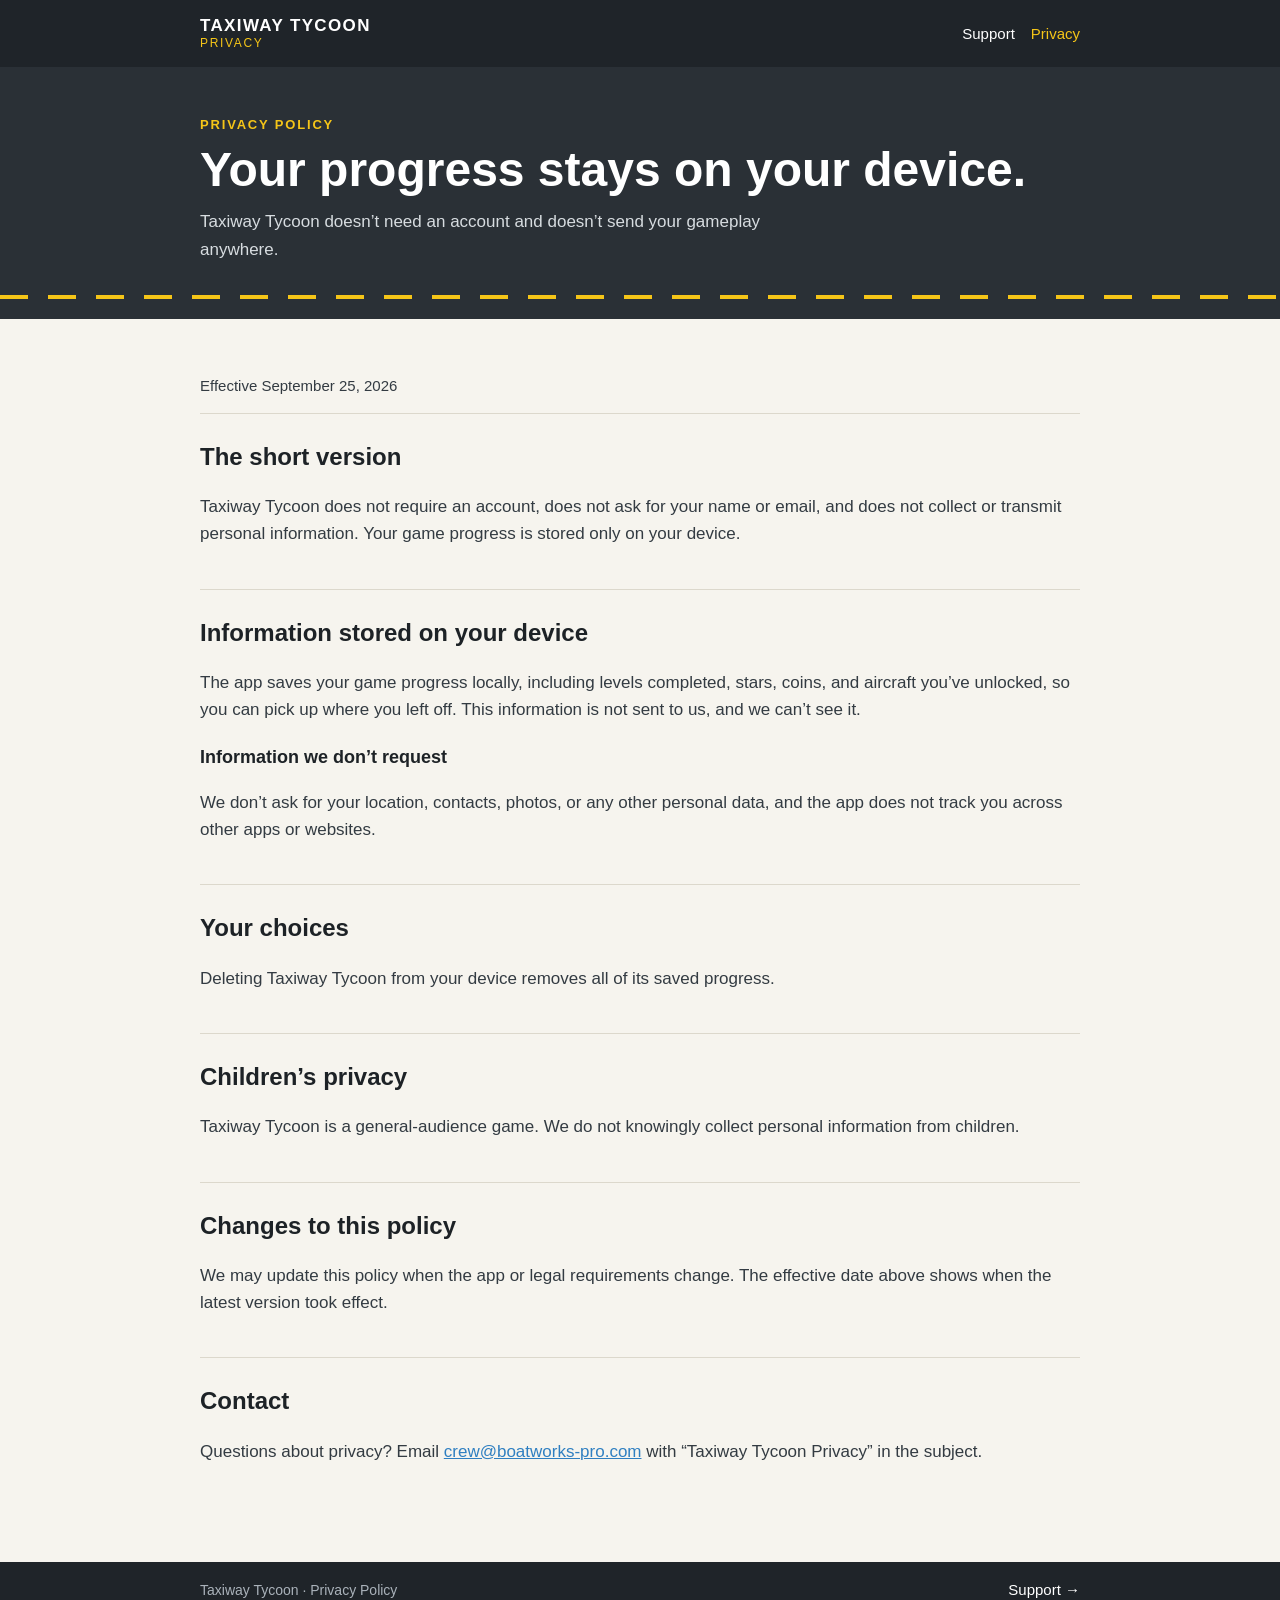
<file: taxiway-tycoon/privacy/index.html>
<!doctype html>
<html lang="en">
<head>
  <meta charset="utf-8">
  <meta name="viewport" content="width=device-width, initial-scale=1">
  <meta name="description" content="How Taxiway Tycoon handles your information.">
  <meta name="theme-color" content="#1f2429">
  <meta property="og:title" content="Privacy Policy | Taxiway Tycoon">
  <meta property="og:description" content="How Taxiway Tycoon handles your information.">
  <meta property="og:type" content="website">
  <meta property="og:url" content="https://boatworks-pro.com/taxiway-tycoon/privacy/">
  <title>Privacy Policy | Taxiway Tycoon</title>
  <link rel="stylesheet" href="../styles.css">
</head>
<body>
<header class="site-header">
  <a class="brand" href="../support/"><strong>TAXIWAY TYCOON</strong><small>PRIVACY</small></a>
  <nav><a href="../support/">Support</a><a href="./" aria-current="page">Privacy</a></nav>
</header>

<section class="hero">
  <p class="eyebrow">Privacy Policy</p>
  <h1>Your progress stays on your device.</h1>
  <p>Taxiway Tycoon doesn’t need an account and doesn’t send your gameplay anywhere.</p>
</section>

<main>
  <div class="content">
    <!-- TODO before release: if ads (e.g. rewarded/interstitial) or the Remove Ads
         in-app purchase ship, add an "Advertising" section naming the ad SDK and
         linking its privacy policy, a "Purchases" section (handled by Apple), and
         an ad-consent "Your choices" entry. Update the effective date. -->
    <p class="meta">Effective September 25, 2026</p>

    <section>
      <h2>The short version</h2>
      <p>Taxiway Tycoon does not require an account, does not ask for your name or email, and does not collect or transmit personal information. Your game progress is stored only on your device.</p>
    </section>

    <section>
      <h2>Information stored on your device</h2>
      <p>The app saves your game progress locally, including levels completed, stars, coins, and aircraft you’ve unlocked, so you can pick up where you left off. This information is not sent to us, and we can’t see it.</p>
      <h3>Information we don’t request</h3>
      <p>We don’t ask for your location, contacts, photos, or any other personal data, and the app does not track you across other apps or websites.</p>
    </section>

    <section>
      <h2>Your choices</h2>
      <p>Deleting Taxiway Tycoon from your device removes all of its saved progress.</p>
    </section>

    <section>
      <h2>Children’s privacy</h2>
      <p>Taxiway Tycoon is a general-audience game. We do not knowingly collect personal information from children.</p>
    </section>

    <section>
      <h2>Changes to this policy</h2>
      <p>We may update this policy when the app or legal requirements change. The effective date above shows when the latest version took effect.</p>
    </section>

    <section>
      <h2>Contact</h2>
      <p>Questions about privacy? Email <a href="mailto:crew@boatworks-pro.com?subject=Taxiway%20Tycoon%20Privacy">crew@boatworks-pro.com</a> with “Taxiway Tycoon Privacy” in the subject.</p>
    </section>
  </div>
</main>

<footer>
  <p>Taxiway Tycoon · Privacy Policy</p>
  <a href="../support/">Support →</a>
</footer>
</body>
</html>
</file>
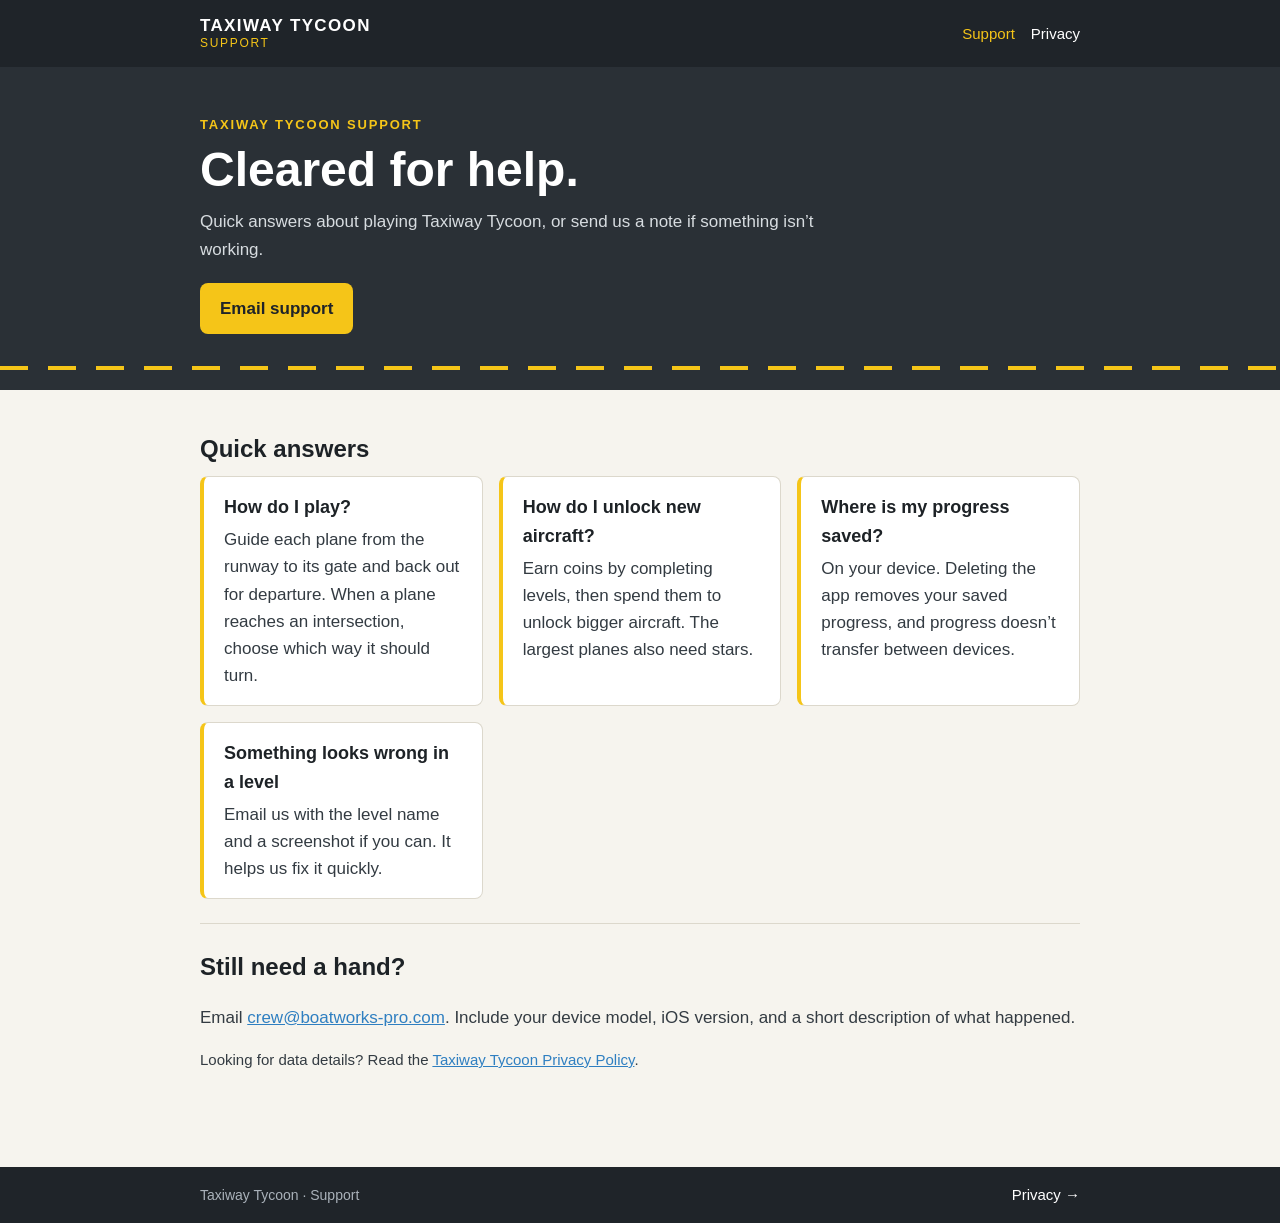
<file: taxiway-tycoon/support/index.html>
<!doctype html>
<html lang="en">
<head>
  <meta charset="utf-8">
  <meta name="viewport" content="width=device-width, initial-scale=1">
  <meta name="description" content="Help and support for the Taxiway Tycoon airport game.">
  <meta name="theme-color" content="#1f2429">
  <meta property="og:title" content="Support | Taxiway Tycoon">
  <meta property="og:description" content="Answers and contact information for Taxiway Tycoon.">
  <meta property="og:type" content="website">
  <meta property="og:url" content="https://boatworks-pro.com/taxiway-tycoon/support/">
  <title>Support | Taxiway Tycoon</title>
  <link rel="stylesheet" href="../styles.css">
</head>
<body>
<header class="site-header">
  <a class="brand" href="./"><strong>TAXIWAY TYCOON</strong><small>SUPPORT</small></a>
  <nav><a href="./" aria-current="page">Support</a><a href="../privacy/">Privacy</a></nav>
</header>

<section class="hero">
  <p class="eyebrow">Taxiway Tycoon support</p>
  <h1>Cleared for help.</h1>
  <p>Quick answers about playing Taxiway Tycoon, or send us a note if something isn’t working.</p>
  <a class="button" href="mailto:crew@boatworks-pro.com?subject=Taxiway%20Tycoon%20Support">Email support</a>
</section>

<main>
  <div class="content">
    <section>
      <h2>Quick answers</h2>
      <div class="faq">
        <article>
          <h3>How do I play?</h3>
          <p>Guide each plane from the runway to its gate and back out for departure. When a plane reaches an intersection, choose which way it should turn.</p>
        </article>
        <article>
          <h3>How do I unlock new aircraft?</h3>
          <p>Earn coins by completing levels, then spend them to unlock bigger aircraft. The largest planes also need stars.</p>
        </article>
        <article>
          <h3>Where is my progress saved?</h3>
          <p>On your device. Deleting the app removes your saved progress, and progress doesn’t transfer between devices.</p>
        </article>
        <article>
          <h3>Something looks wrong in a level</h3>
          <p>Email us with the level name and a screenshot if you can. It helps us fix it quickly.</p>
        </article>
      </div>
    </section>

    <section>
      <h2>Still need a hand?</h2>
      <p>Email <a href="mailto:crew@boatworks-pro.com?subject=Taxiway%20Tycoon%20Support">crew@boatworks-pro.com</a>. Include your device model, iOS version, and a short description of what happened.</p>
      <p class="meta">Looking for data details? Read the <a href="../privacy/">Taxiway Tycoon Privacy Policy</a>.</p>
    </section>
  </div>
</main>

<footer>
  <p>Taxiway Tycoon · Support</p>
  <a href="../privacy/">Privacy →</a>
</footer>
</body>
</html>
</file>
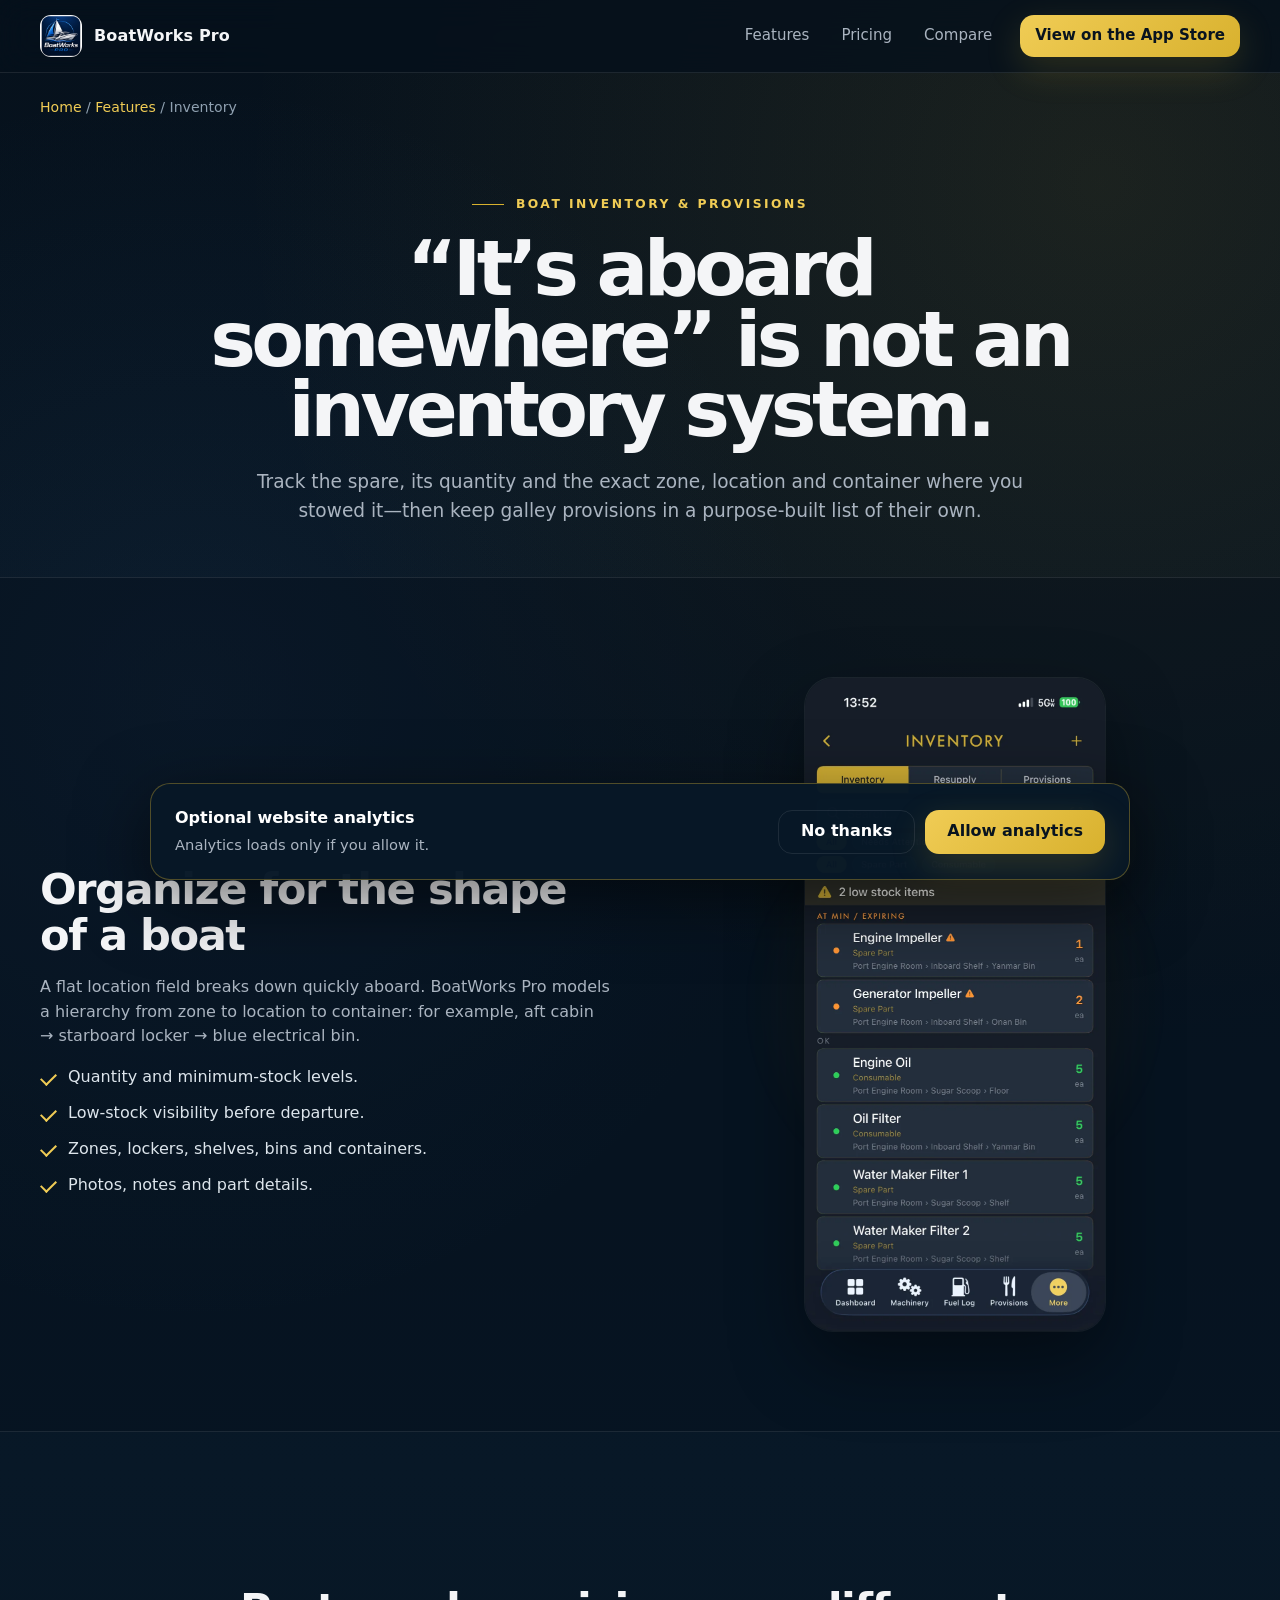
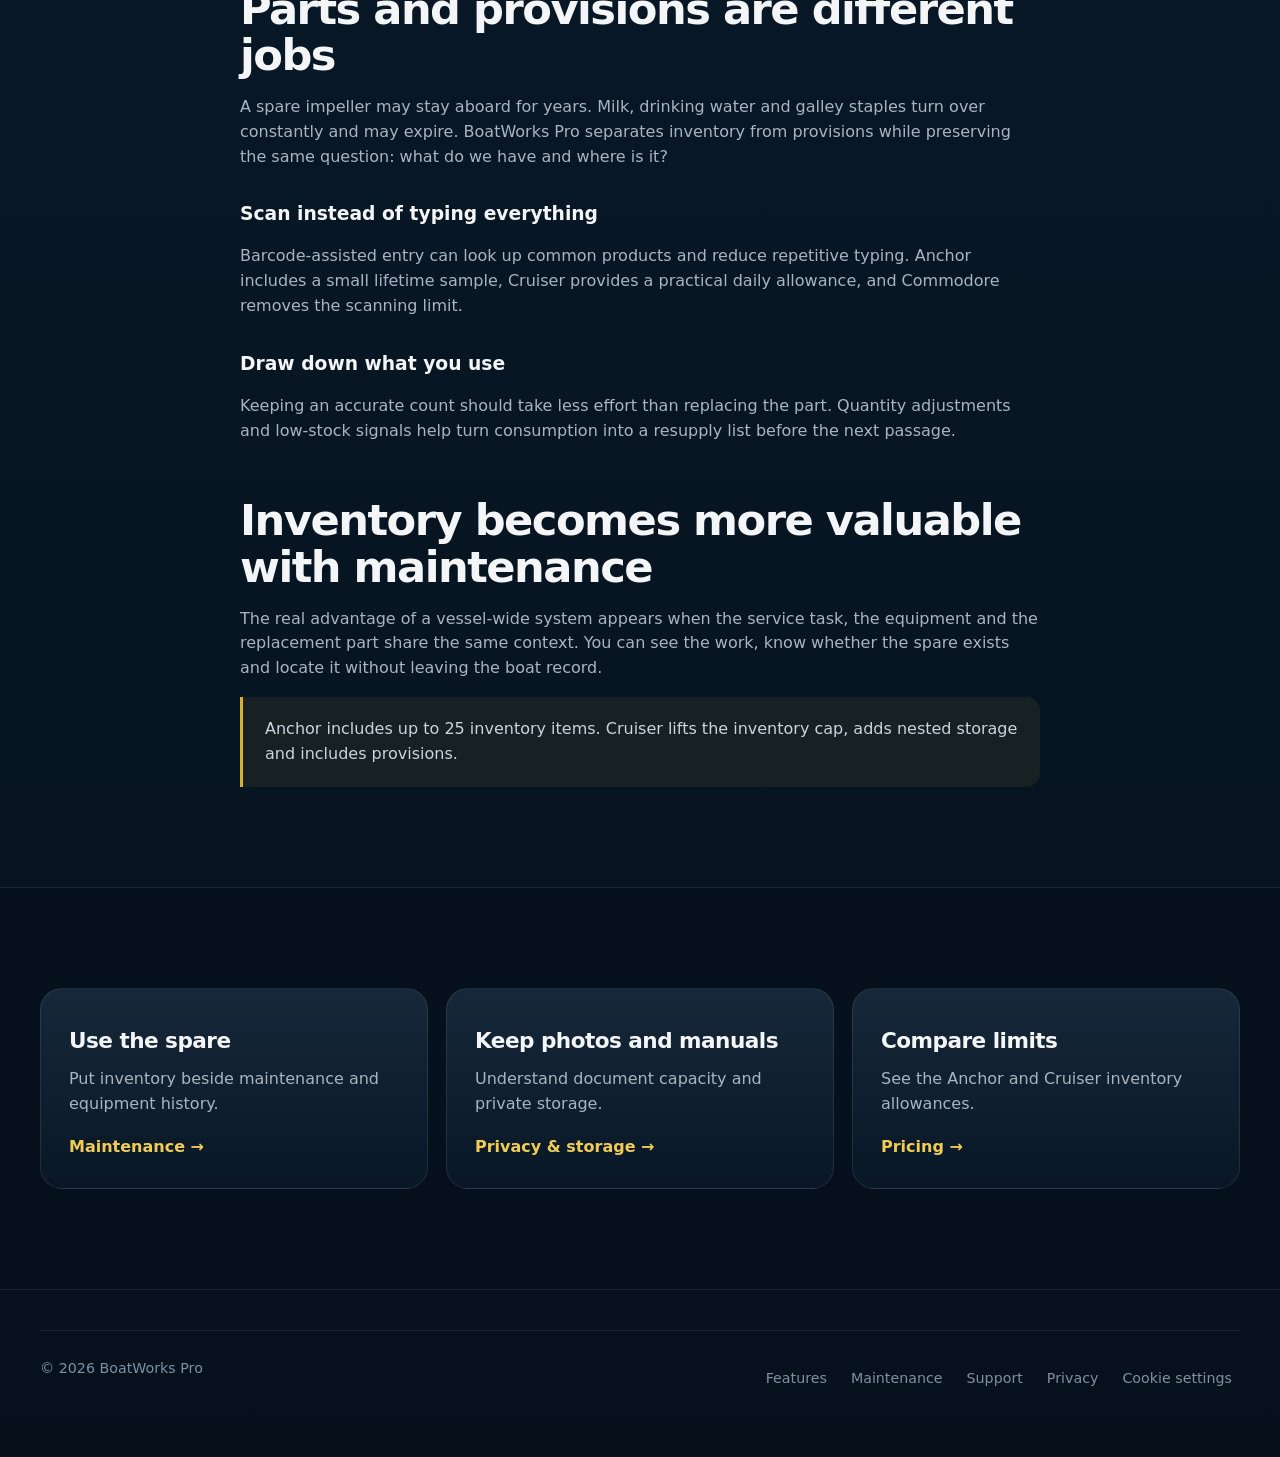
<file: boat-inventory-app.html>
<!doctype html><html lang="en"><head><meta charset="utf-8"><meta name="viewport" content="width=device-width,initial-scale=1"><meta name="description" content="Organize boat spare parts, consumables and provisions by quantity, minimum stock, expiry date, zone, locker, shelf and container."><link rel="canonical" href="https://boatworks-pro.com/boat-inventory-app.html"><meta name="theme-color" content="#071625"><link rel="icon" href="assets/app-icon.png"><meta property="og:title" content="Boat Inventory & Provisioning App | BoatWorks Pro"><meta property="og:description" content="Know what is aboard, how many remain and exactly which locker or container holds it."><meta property="og:type" content="article"><meta property="og:url" content="https://boatworks-pro.com/boat-inventory-app.html"><meta property="og:image" content="https://boatworks-pro.com/assets/inventory-900.webp"><meta name="twitter:card" content="summary_large_image"><title>Boat Inventory & Provisioning App | BoatWorks Pro</title><link rel="stylesheet" href="styles.css"><script src="site.js" defer></script></head><body>
<a class="skip-link" href="#main-content">Skip to main content</a><header class="nav"><div class="wrap nav-in"><a class="brand" href="/"><img src="assets/app-icon.png" alt="" width="42" height="42"><span>BoatWorks Pro</span></a><nav class="navlinks"><a href="features.html">Features</a><a href="pricing.html">Pricing</a><a href="boatworks-pro-comparison.html">Compare</a><a class="btn nav-cta" href="https://apps.apple.com/app/boatworks-pro/id6781111862">View on the App Store</a></nav></div></header>
<main id="main-content"><div class="wrap crumbs"><a href="/">Home</a> / <a href="features.html">Features</a> / Inventory</div><section class="page-hero"><div class="wrap"><div class="eyebrow">Boat inventory &amp; provisions</div><h1>“It’s aboard somewhere” is not an inventory system.</h1><p>Track the spare, its quantity and the exact zone, location and container where you stowed it—then keep galley provisions in a purpose-built list of their own.</p></div></section>
<section class="band"><div class="wrap split"><div class="content"><h2>Organize for the shape of a boat</h2><p>A flat location field breaks down quickly aboard. BoatWorks Pro models a hierarchy from zone to location to container: for example, aft cabin → starboard locker → blue electrical bin.</p><ul class="bullets"><li>Quantity and minimum-stock levels.</li><li>Low-stock visibility before departure.</li><li>Zones, lockers, shelves, bins and containers.</li><li>Photos, notes and part details.</li></ul></div><div class="screen-card"><img src="assets/inventory-900.webp" alt="Boat spare parts inventory with quantities and locations" width="900" height="1957"></div></div></section>
<section><div class="wrap content"><h2>Parts and provisions are different jobs</h2><p>A spare impeller may stay aboard for years. Milk, drinking water and galley staples turn over constantly and may expire. BoatWorks Pro separates inventory from provisions while preserving the same question: what do we have and where is it?</p><h3>Scan instead of typing everything</h3><p>Barcode-assisted entry can look up common products and reduce repetitive typing. Anchor includes a small lifetime sample, Cruiser provides a practical daily allowance, and Commodore removes the scanning limit.</p><h3>Draw down what you use</h3><p>Keeping an accurate count should take less effort than replacing the part. Quantity adjustments and low-stock signals help turn consumption into a resupply list before the next passage.</p><h2>Inventory becomes more valuable with maintenance</h2><p>The real advantage of a vessel-wide system appears when the service task, the equipment and the replacement part share the same context. You can see the work, know whether the spare exists and locate it without leaving the boat record.</p><div class="note">Anchor includes up to 25 inventory items. Cruiser lifts the inventory cap, adds nested storage and includes provisions.</div></div></section>
<section class="band"><div class="wrap link-grid"><a class="link-card" href="boat-maintenance-app.html"><h3>Use the spare</h3><p>Put inventory beside maintenance and equipment history.</p><span class="more">Maintenance →</span></a><a class="link-card" href="private-boat-app.html"><h3>Keep photos and manuals</h3><p>Understand document capacity and private storage.</p><span class="more">Privacy &amp; storage →</span></a><a class="link-card" href="pricing.html"><h3>Compare limits</h3><p>See the Anchor and Cruiser inventory allowances.</p><span class="more">Pricing →</span></a></div></section></main>
<footer><div class="wrap footer-in"><div>© 2026 BoatWorks Pro</div><div class="footer-links"><a href="features.html">Features</a><a href="boat-maintenance-app.html">Maintenance</a><a href="support.html">Support</a><a href="privacy.html">Privacy</a><button class="footer-consent" data-consent-settings>Cookie settings</button></div></div></footer><aside class="consent" data-consent-banner hidden><div><strong>Optional website analytics</strong><p>Analytics loads only if you allow it.</p></div><div class="consent-actions"><button class="btn alt" data-consent-decline>No thanks</button><button class="btn" data-consent-accept>Allow analytics</button></div></aside></body></html>
</file>
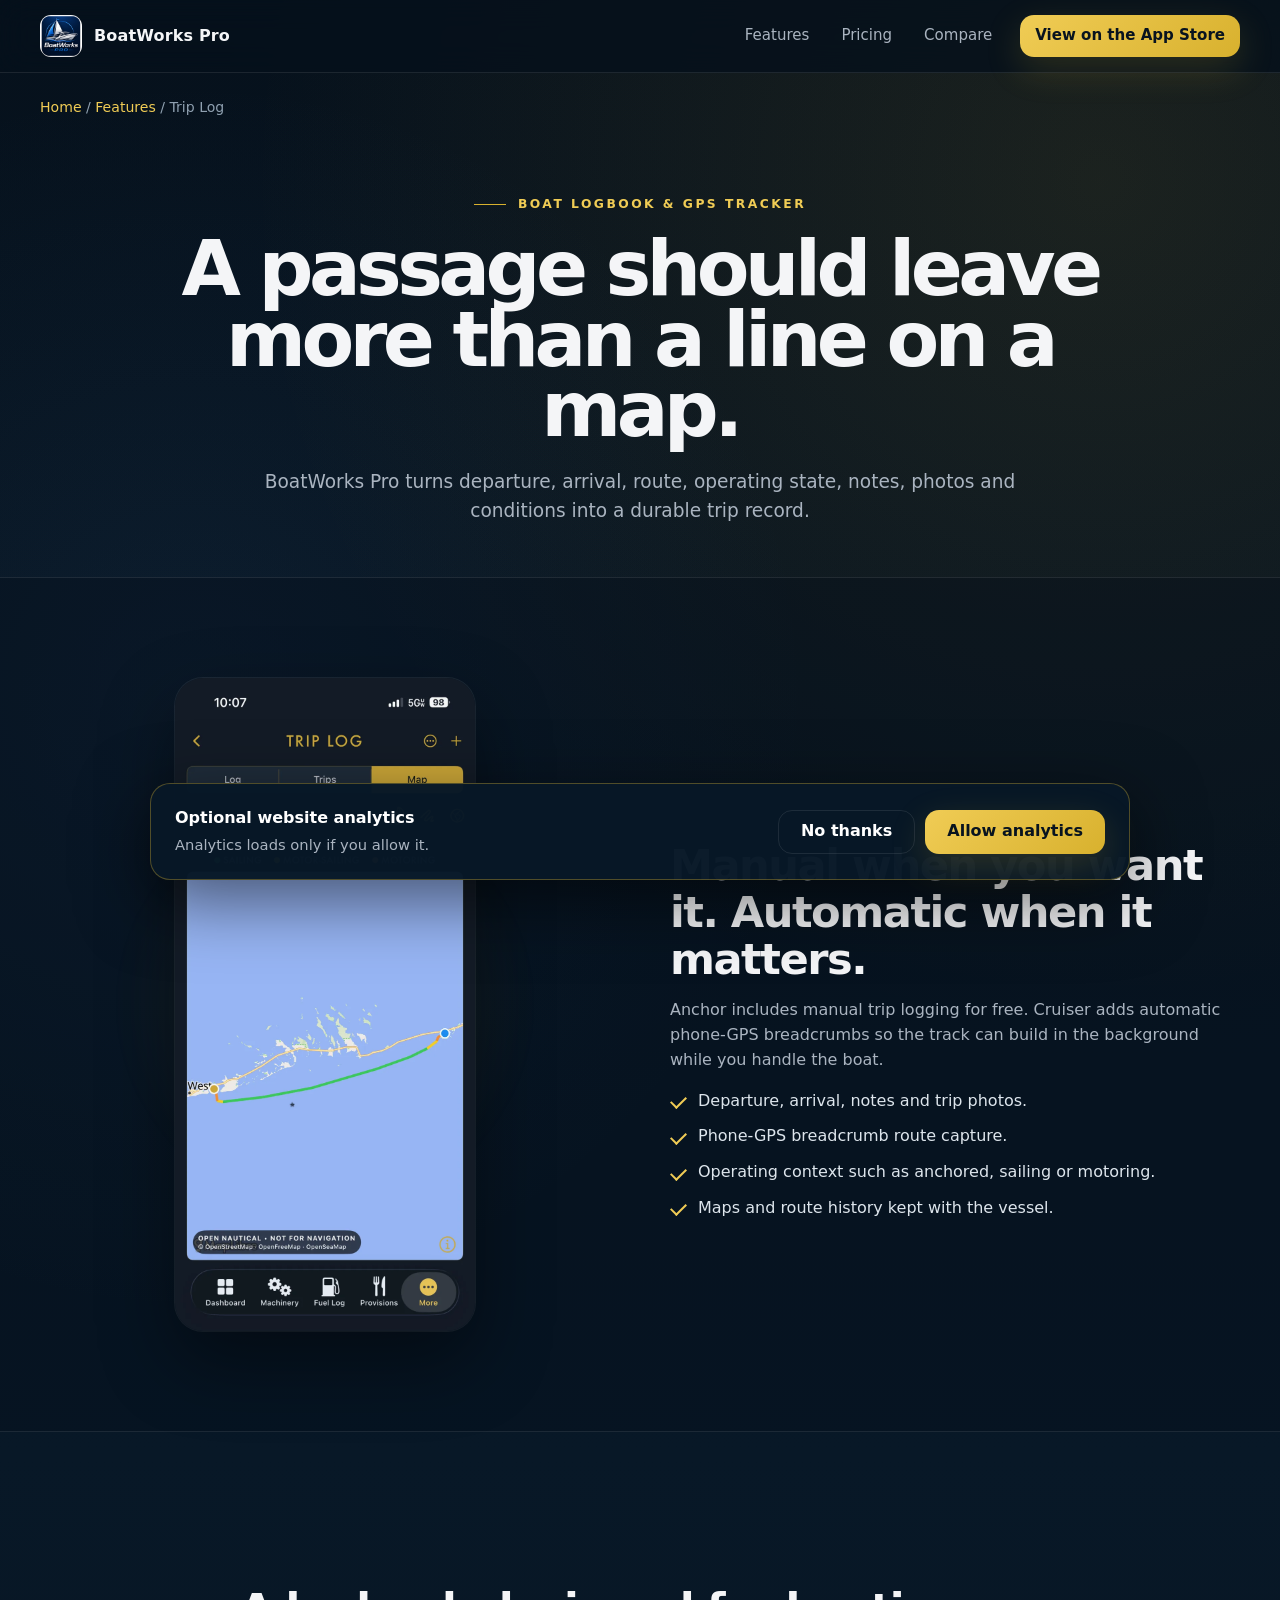
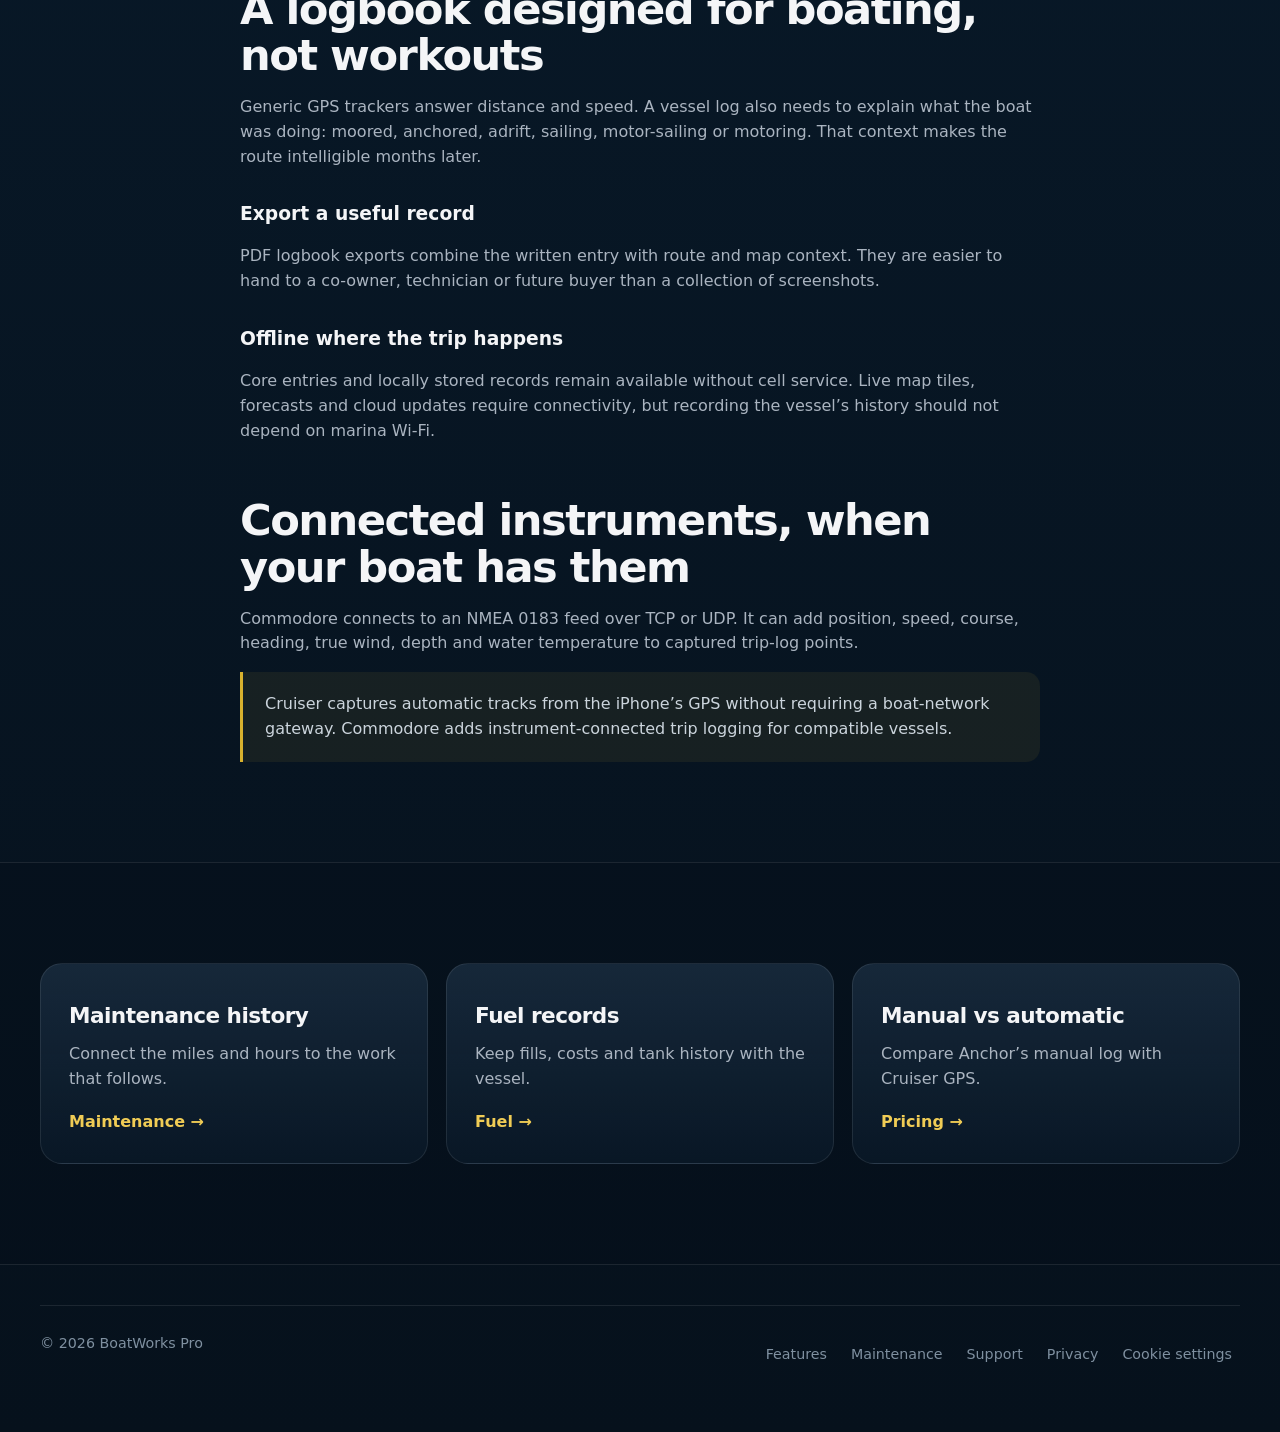
<file: boat-logbook-app.html>
<!doctype html><html lang="en"><head><meta charset="utf-8"><meta name="viewport" content="width=device-width,initial-scale=1"><meta name="description" content="A boat logbook app with manual entries, automatic phone-GPS breadcrumb tracks, route maps, operating states, photos and PDF logbook exports."><link rel="canonical" href="https://boatworks-pro.com/boat-logbook-app.html"><meta name="theme-color" content="#071625"><link rel="icon" href="assets/app-icon.png"><meta property="og:title" content="Boat Logbook & GPS Trip Tracker | BoatWorks Pro"><meta property="og:description" content="Record passages manually or capture automatic phone-GPS breadcrumb routes with BoatWorks Pro."><meta property="og:type" content="article"><meta property="og:url" content="https://boatworks-pro.com/boat-logbook-app.html"><meta property="og:image" content="https://boatworks-pro.com/assets/trip-key-west-900.webp"><meta name="twitter:card" content="summary_large_image"><title>Boat Logbook App & GPS Trip Tracker | BoatWorks Pro</title><link rel="stylesheet" href="styles.css"><script src="site.js" defer></script></head><body>
<a class="skip-link" href="#main-content">Skip to main content</a><header class="nav"><div class="wrap nav-in"><a class="brand" href="/"><img src="assets/app-icon.png" alt="" width="42" height="42"><span>BoatWorks Pro</span></a><nav class="navlinks"><a href="features.html">Features</a><a href="pricing.html">Pricing</a><a href="boatworks-pro-comparison.html">Compare</a><a class="btn nav-cta" href="https://apps.apple.com/app/boatworks-pro/id6781111862">View on the App Store</a></nav></div></header>
<main id="main-content"><div class="wrap crumbs"><a href="/">Home</a> / <a href="features.html">Features</a> / Trip Log</div><section class="page-hero"><div class="wrap"><div class="eyebrow">Boat logbook &amp; GPS tracker</div><h1>A passage should leave more than a line on a map.</h1><p>BoatWorks Pro turns departure, arrival, route, operating state, notes, photos and conditions into a durable trip record.</p></div></section>
<section class="band"><div class="wrap split"><div class="screen-card"><img src="assets/trip-key-west-900.webp" alt="Boat trip GPS breadcrumb route and passage log" width="900" height="1957"></div><div class="content"><h2>Manual when you want it. Automatic when it matters.</h2><p>Anchor includes manual trip logging for free. Cruiser adds automatic phone-GPS breadcrumbs so the track can build in the background while you handle the boat.</p><ul class="bullets"><li>Departure, arrival, notes and trip photos.</li><li>Phone-GPS breadcrumb route capture.</li><li>Operating context such as anchored, sailing or motoring.</li><li>Maps and route history kept with the vessel.</li></ul></div></div></section>
<section><div class="wrap content"><h2>A logbook designed for boating, not workouts</h2><p>Generic GPS trackers answer distance and speed. A vessel log also needs to explain what the boat was doing: moored, anchored, adrift, sailing, motor-sailing or motoring. That context makes the route intelligible months later.</p><h3>Export a useful record</h3><p>PDF logbook exports combine the written entry with route and map context. They are easier to hand to a co-owner, technician or future buyer than a collection of screenshots.</p><h3>Offline where the trip happens</h3><p>Core entries and locally stored records remain available without cell service. Live map tiles, forecasts and cloud updates require connectivity, but recording the vessel’s history should not depend on marina Wi-Fi.</p><h2>Connected instruments, when your boat has them</h2><p>Commodore connects to an NMEA 0183 feed over TCP or UDP. It can add position, speed, course, heading, true wind, depth and water temperature to captured trip-log points.</p><div class="note">Cruiser captures automatic tracks from the iPhone’s GPS without requiring a boat-network gateway. Commodore adds instrument-connected trip logging for compatible vessels.</div></div></section>
<section class="band"><div class="wrap link-grid"><a class="link-card" href="boat-maintenance-app.html"><h3>Maintenance history</h3><p>Connect the miles and hours to the work that follows.</p><span class="more">Maintenance →</span></a><a class="link-card" href="features.html#fuel"><h3>Fuel records</h3><p>Keep fills, costs and tank history with the vessel.</p><span class="more">Fuel →</span></a><a class="link-card" href="pricing.html"><h3>Manual vs automatic</h3><p>Compare Anchor’s manual log with Cruiser GPS.</p><span class="more">Pricing →</span></a></div></section></main>
<footer><div class="wrap footer-in"><div>© 2026 BoatWorks Pro</div><div class="footer-links"><a href="features.html">Features</a><a href="boat-maintenance-app.html">Maintenance</a><a href="support.html">Support</a><a href="privacy.html">Privacy</a><button class="footer-consent" data-consent-settings>Cookie settings</button></div></div></footer><aside class="consent" data-consent-banner hidden><div><strong>Optional website analytics</strong><p>Analytics loads only if you allow it.</p></div><div class="consent-actions"><button class="btn alt" data-consent-decline>No thanks</button><button class="btn" data-consent-accept>Allow analytics</button></div></aside></body></html>
</file>
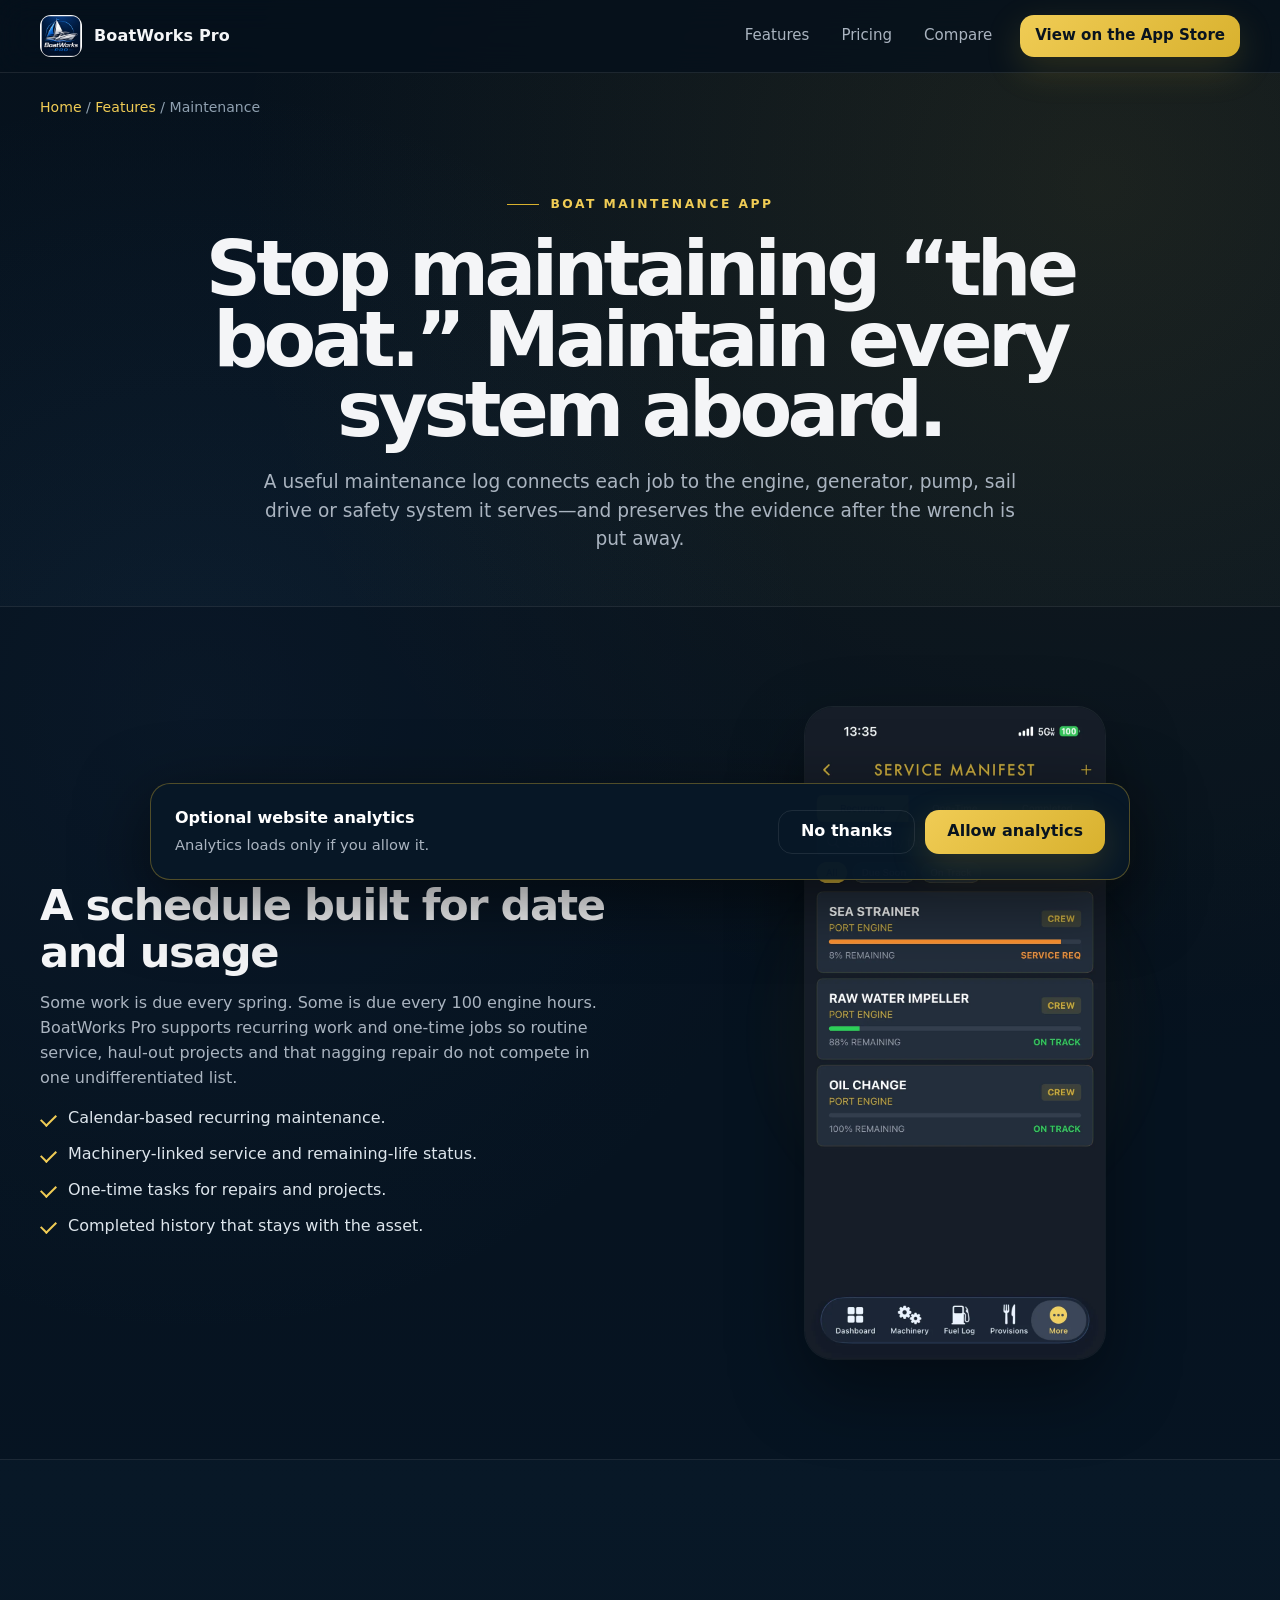
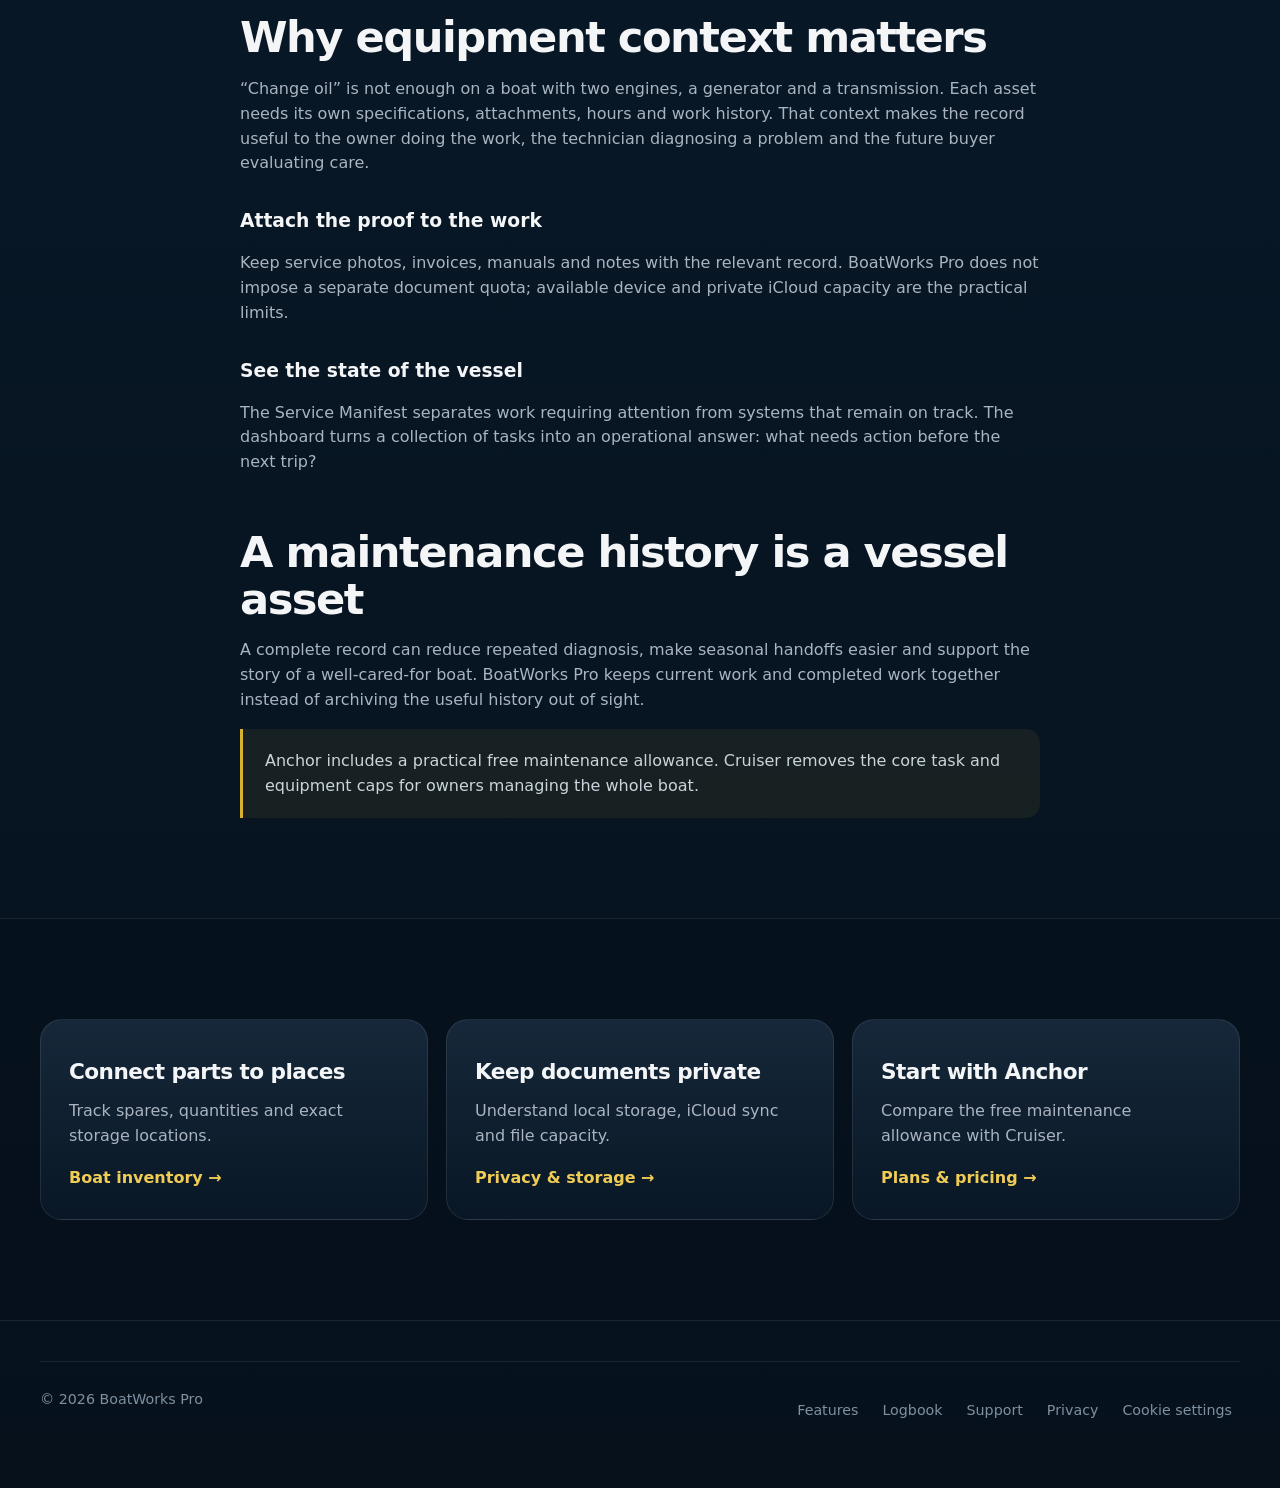
<file: boat-maintenance-app.html>
<!doctype html><html lang="en"><head><meta charset="utf-8"><meta name="viewport" content="width=device-width,initial-scale=1"><meta name="description" content="Track boat maintenance schedules, engine hours, machinery, service history, photos, manuals and receipts with BoatWorks Pro for iPhone and iPad."><link rel="canonical" href="https://boatworks-pro.com/boat-maintenance-app.html"><meta name="theme-color" content="#071625"><link rel="icon" href="assets/app-icon.png"><meta property="og:title" content="Boat Maintenance App & Service Log | BoatWorks Pro"><meta property="og:description" content="A boat maintenance schedule built around every engine, system and piece of equipment aboard."><meta property="og:type" content="article"><meta property="og:url" content="https://boatworks-pro.com/boat-maintenance-app.html"><meta property="og:image" content="https://boatworks-pro.com/assets/service-900.webp"><meta name="twitter:card" content="summary_large_image"><title>Boat Maintenance App & Service Log | BoatWorks Pro</title><link rel="stylesheet" href="styles.css"><script src="site.js" defer></script></head><body>
<a class="skip-link" href="#main-content">Skip to main content</a><header class="nav"><div class="wrap nav-in"><a class="brand" href="/"><img src="assets/app-icon.png" alt="" width="42" height="42"><span>BoatWorks Pro</span></a><nav class="navlinks"><a href="features.html">Features</a><a href="pricing.html">Pricing</a><a href="boatworks-pro-comparison.html">Compare</a><a class="btn nav-cta" href="https://apps.apple.com/app/boatworks-pro/id6781111862">View on the App Store</a></nav></div></header>
<main id="main-content"><div class="wrap crumbs"><a href="/">Home</a> / <a href="features.html">Features</a> / Maintenance</div><section class="page-hero"><div class="wrap"><div class="eyebrow">Boat maintenance app</div><h1>Stop maintaining “the boat.” Maintain every system aboard.</h1><p>A useful maintenance log connects each job to the engine, generator, pump, sail drive or safety system it serves—and preserves the evidence after the wrench is put away.</p></div></section>
<section class="band"><div class="wrap split"><div class="content"><h2>A schedule built for date and usage</h2><p>Some work is due every spring. Some is due every 100 engine hours. BoatWorks Pro supports recurring work and one-time jobs so routine service, haul-out projects and that nagging repair do not compete in one undifferentiated list.</p><ul class="bullets"><li>Calendar-based recurring maintenance.</li><li>Machinery-linked service and remaining-life status.</li><li>One-time tasks for repairs and projects.</li><li>Completed history that stays with the asset.</li></ul></div><div class="screen-card"><img src="assets/service-900.webp" alt="BoatWorks Pro maintenance schedule showing service status" width="900" height="1957"></div></div></section>
<section><div class="wrap content"><h2>Why equipment context matters</h2><p>“Change oil” is not enough on a boat with two engines, a generator and a transmission. Each asset needs its own specifications, attachments, hours and work history. That context makes the record useful to the owner doing the work, the technician diagnosing a problem and the future buyer evaluating care.</p><h3>Attach the proof to the work</h3><p>Keep service photos, invoices, manuals and notes with the relevant record. BoatWorks Pro does not impose a separate document quota; available device and private iCloud capacity are the practical limits.</p><h3>See the state of the vessel</h3><p>The Service Manifest separates work requiring attention from systems that remain on track. The dashboard turns a collection of tasks into an operational answer: what needs action before the next trip?</p><h2>A maintenance history is a vessel asset</h2><p>A complete record can reduce repeated diagnosis, make seasonal handoffs easier and support the story of a well-cared-for boat. BoatWorks Pro keeps current work and completed work together instead of archiving the useful history out of sight.</p><div class="note">Anchor includes a practical free maintenance allowance. Cruiser removes the core task and equipment caps for owners managing the whole boat.</div></div></section>
<section class="band"><div class="wrap link-grid"><a class="link-card" href="boat-inventory-app.html"><h3>Connect parts to places</h3><p>Track spares, quantities and exact storage locations.</p><span class="more">Boat inventory →</span></a><a class="link-card" href="private-boat-app.html"><h3>Keep documents private</h3><p>Understand local storage, iCloud sync and file capacity.</p><span class="more">Privacy &amp; storage →</span></a><a class="link-card" href="pricing.html"><h3>Start with Anchor</h3><p>Compare the free maintenance allowance with Cruiser.</p><span class="more">Plans &amp; pricing →</span></a></div></section></main>
<footer><div class="wrap footer-in"><div>© 2026 BoatWorks Pro</div><div class="footer-links"><a href="features.html">Features</a><a href="boat-logbook-app.html">Logbook</a><a href="support.html">Support</a><a href="privacy.html">Privacy</a><button class="footer-consent" data-consent-settings>Cookie settings</button></div></div></footer><aside class="consent" data-consent-banner hidden><div><strong>Optional website analytics</strong><p>Analytics loads only if you allow it.</p></div><div class="consent-actions"><button class="btn alt" data-consent-decline>No thanks</button><button class="btn" data-consent-accept>Allow analytics</button></div></aside></body></html>
</file>
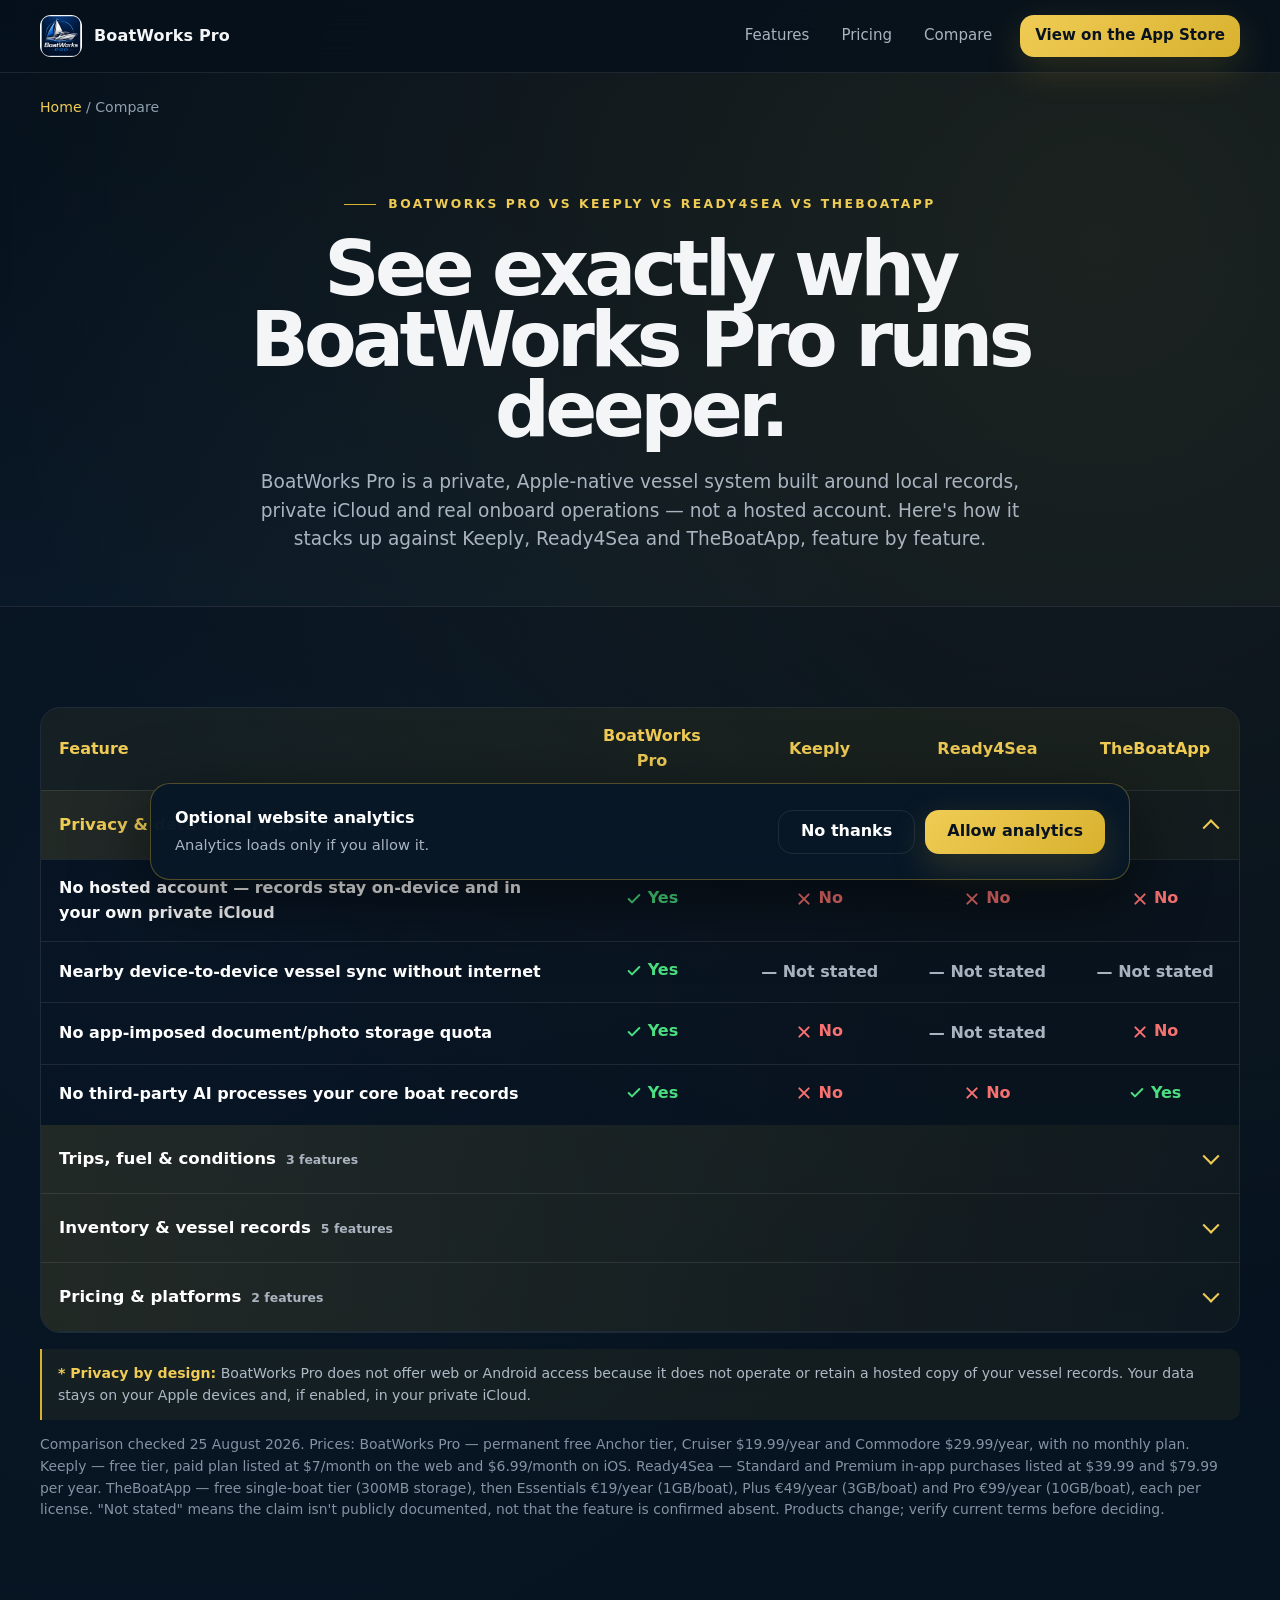
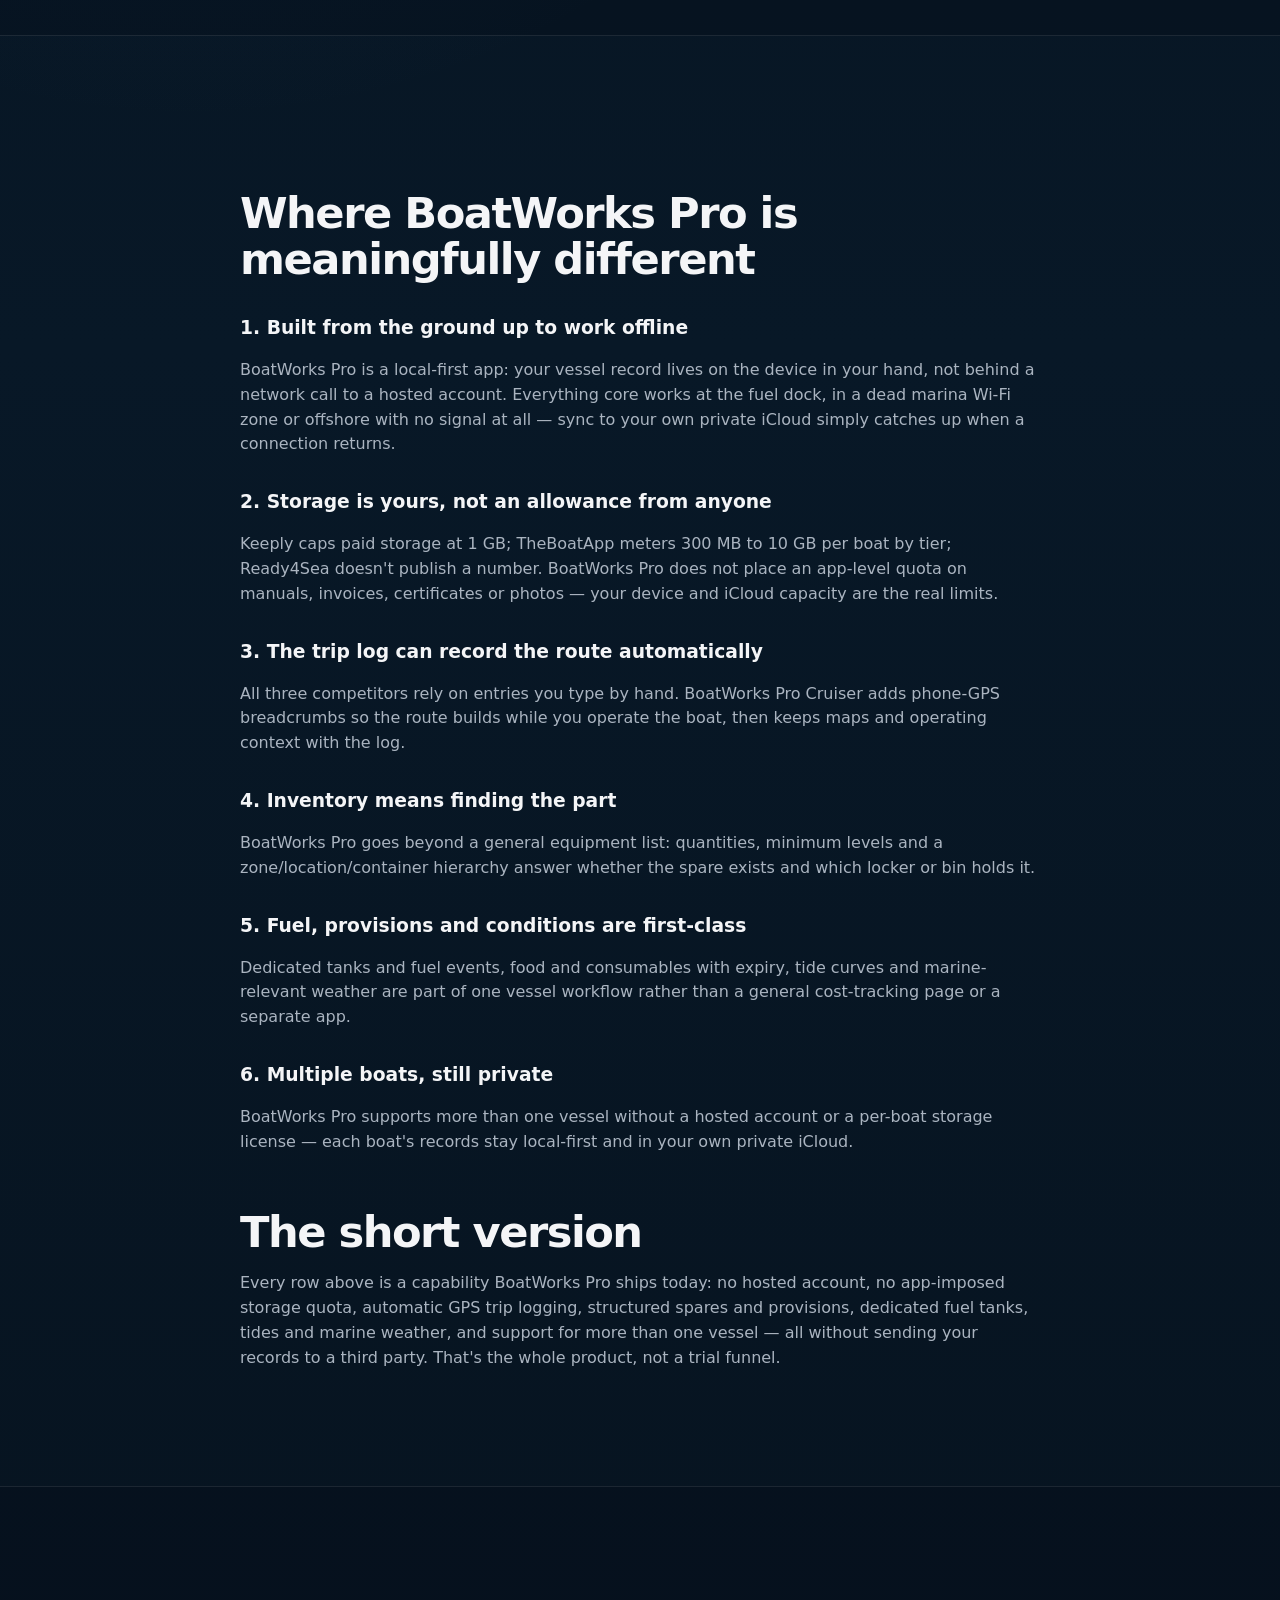
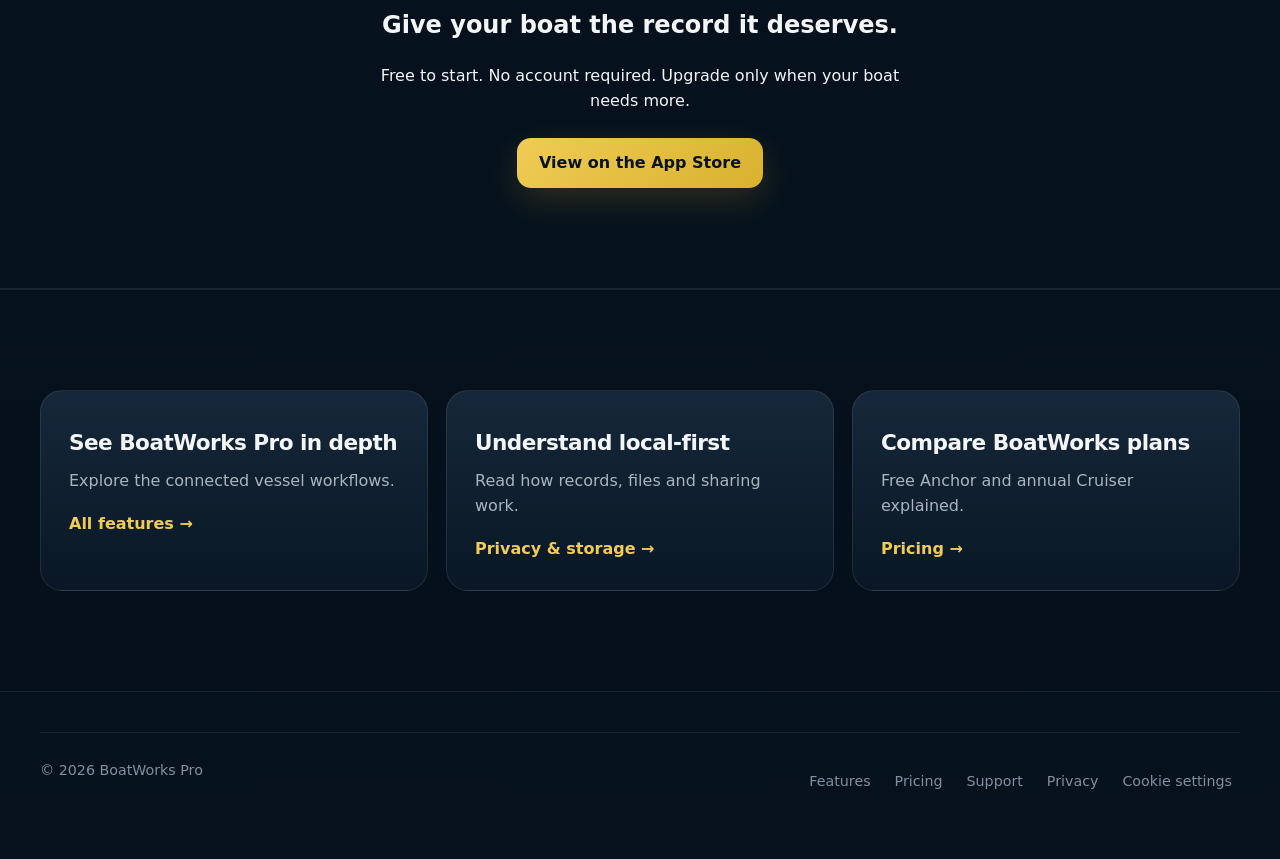
<file: boatworks-pro-comparison.html>
<!doctype html><html lang="en"><head><meta charset="utf-8"><meta name="viewport" content="width=device-width,initial-scale=1"><meta name="description" content="Compare BoatWorks Pro against Keeply, Ready4Sea and TheBoatApp for boat maintenance, storage, privacy, GPS trip logging, inventory, provisions, fuel, tides, weather and pricing."><link rel="canonical" href="https://boatworks-pro.com/boatworks-pro-comparison.html"><meta name="theme-color" content="#071625"><link rel="icon" href="assets/app-icon.png"><meta property="og:title" content="BoatWorks Pro vs Keeply, Ready4Sea &amp; TheBoatApp | Boat App Comparison"><meta property="og:description" content="One chart comparing BoatWorks Pro against three boat maintenance apps: storage, privacy, trip logging and vessel operations."><meta property="og:type" content="article"><meta property="og:url" content="https://boatworks-pro.com/boatworks-pro-comparison.html"><meta property="og:image" content="https://boatworks-pro.com/assets/app-icon.png"><meta name="twitter:card" content="summary"><title>BoatWorks Pro vs Keeply, Ready4Sea &amp; TheBoatApp: App Comparison</title><link rel="stylesheet" href="styles.css?v=20260825-5"><script src="site.js?v=20260825-2" defer></script></head><body>
<a class="skip-link" href="#main-content">Skip to main content</a><header class="nav"><div class="wrap nav-in"><a class="brand" href="/"><img src="assets/app-icon.png" alt="" width="42" height="42"><span>BoatWorks Pro</span></a><nav class="navlinks"><a href="features.html">Features</a><a href="pricing.html">Pricing</a><a href="boatworks-pro-comparison.html" aria-current="page">Compare</a><a class="btn nav-cta" href="https://apps.apple.com/app/boatworks-pro/id6781111862">View on the App Store</a></nav></div></header>
<main id="main-content"><div class="wrap crumbs"><a href="/">Home</a> / Compare</div><section class="page-hero"><div class="wrap"><div class="eyebrow">BoatWorks Pro vs Keeply vs Ready4Sea vs TheBoatApp</div><h1>See exactly why BoatWorks Pro runs deeper.</h1><p>BoatWorks Pro is a private, Apple-native vessel system built around local records, private iCloud and real onboard operations — not a hosted account. Here's how it stacks up against Keeply, Ready4Sea and TheBoatApp, feature by feature.</p></div></section>
<section class="band"><div class="wrap"><div class="table-wrap"><table class="comparison yn comparison-accordion"><thead><tr><th>Feature</th><th>BoatWorks Pro</th><th>Keeply</th><th>Ready4Sea</th><th>TheBoatApp</th></tr></thead>
<tbody class="comparison-section-head"><tr><th colspan="5" scope="rowgroup"><button type="button" class="comparison-section-toggle" aria-expanded="true" aria-controls="comparison-privacy"><span><strong>Privacy &amp; data ownership</strong><small>4 features</small></span><span class="comparison-chevron" aria-hidden="true"></span></button></th></tr></tbody>
<tbody id="comparison-privacy" class="comparison-panel">
<tr><td>No hosted account — records stay on-device and in your own private iCloud</td><td><span class="yes"><svg aria-hidden="true" viewBox="0 0 24 24" fill="none" stroke="currentColor" stroke-width="3" stroke-linecap="round" stroke-linejoin="round"><path d="M4 12l5 5L20 6"/></svg>Yes</span></td><td><span class="no"><svg aria-hidden="true" viewBox="0 0 24 24" fill="none" stroke="currentColor" stroke-width="3" stroke-linecap="round" stroke-linejoin="round"><path d="M5 5l14 14M19 5L5 19"/></svg>No</span></td><td><span class="no"><svg aria-hidden="true" viewBox="0 0 24 24" fill="none" stroke="currentColor" stroke-width="3" stroke-linecap="round" stroke-linejoin="round"><path d="M5 5l14 14M19 5L5 19"/></svg>No</span></td><td><span class="no"><svg aria-hidden="true" viewBox="0 0 24 24" fill="none" stroke="currentColor" stroke-width="3" stroke-linecap="round" stroke-linejoin="round"><path d="M5 5l14 14M19 5L5 19"/></svg>No</span></td></tr>
<tr><td>Nearby device-to-device vessel sync without internet</td><td><span class="yes"><svg aria-hidden="true" viewBox="0 0 24 24" fill="none" stroke="currentColor" stroke-width="3" stroke-linecap="round" stroke-linejoin="round"><path d="M4 12l5 5L20 6"/></svg>Yes</span></td><td><span class="unk">— Not stated</span></td><td><span class="unk">— Not stated</span></td><td><span class="unk">— Not stated</span></td></tr>
<tr><td>No app-imposed document/photo storage quota</td><td><span class="yes"><svg aria-hidden="true" viewBox="0 0 24 24" fill="none" stroke="currentColor" stroke-width="3" stroke-linecap="round" stroke-linejoin="round"><path d="M4 12l5 5L20 6"/></svg>Yes</span></td><td><span class="no"><svg aria-hidden="true" viewBox="0 0 24 24" fill="none" stroke="currentColor" stroke-width="3" stroke-linecap="round" stroke-linejoin="round"><path d="M5 5l14 14M19 5L5 19"/></svg>No</span></td><td><span class="unk">— Not stated</span></td><td><span class="no"><svg aria-hidden="true" viewBox="0 0 24 24" fill="none" stroke="currentColor" stroke-width="3" stroke-linecap="round" stroke-linejoin="round"><path d="M5 5l14 14M19 5L5 19"/></svg>No</span></td></tr>
<tr><td>No third-party AI processes your core boat records</td><td><span class="yes"><svg aria-hidden="true" viewBox="0 0 24 24" fill="none" stroke="currentColor" stroke-width="3" stroke-linecap="round" stroke-linejoin="round"><path d="M4 12l5 5L20 6"/></svg>Yes</span></td><td><span class="no"><svg aria-hidden="true" viewBox="0 0 24 24" fill="none" stroke="currentColor" stroke-width="3" stroke-linecap="round" stroke-linejoin="round"><path d="M5 5l14 14M19 5L5 19"/></svg>No</span></td><td><span class="no"><svg aria-hidden="true" viewBox="0 0 24 24" fill="none" stroke="currentColor" stroke-width="3" stroke-linecap="round" stroke-linejoin="round"><path d="M5 5l14 14M19 5L5 19"/></svg>No</span></td><td><span class="yes"><svg aria-hidden="true" viewBox="0 0 24 24" fill="none" stroke="currentColor" stroke-width="3" stroke-linecap="round" stroke-linejoin="round"><path d="M4 12l5 5L20 6"/></svg>Yes</span></td></tr>
</tbody>
<tbody class="comparison-section-head"><tr><th colspan="5" scope="rowgroup"><button type="button" class="comparison-section-toggle" aria-expanded="false" aria-controls="comparison-trips"><span><strong>Trips, fuel &amp; conditions</strong><small>3 features</small></span><span class="comparison-chevron" aria-hidden="true"></span></button></th></tr></tbody>
<tbody id="comparison-trips" class="comparison-panel">
<tr><td>Automatic phone-GPS breadcrumb trip logging</td><td><span class="yes"><svg aria-hidden="true" viewBox="0 0 24 24" fill="none" stroke="currentColor" stroke-width="3" stroke-linecap="round" stroke-linejoin="round"><path d="M4 12l5 5L20 6"/></svg>Yes</span></td><td><span class="no"><svg aria-hidden="true" viewBox="0 0 24 24" fill="none" stroke="currentColor" stroke-width="3" stroke-linecap="round" stroke-linejoin="round"><path d="M5 5l14 14M19 5L5 19"/></svg>No</span></td><td><span class="no"><svg aria-hidden="true" viewBox="0 0 24 24" fill="none" stroke="currentColor" stroke-width="3" stroke-linecap="round" stroke-linejoin="round"><path d="M5 5l14 14M19 5L5 19"/></svg>No</span></td><td><span class="no"><svg aria-hidden="true" viewBox="0 0 24 24" fill="none" stroke="currentColor" stroke-width="3" stroke-linecap="round" stroke-linejoin="round"><path d="M5 5l14 14M19 5L5 19"/></svg>No</span></td></tr>
<tr><td>Dedicated fuel tanks with fills, transfers and history</td><td><span class="yes"><svg aria-hidden="true" viewBox="0 0 24 24" fill="none" stroke="currentColor" stroke-width="3" stroke-linecap="round" stroke-linejoin="round"><path d="M4 12l5 5L20 6"/></svg>Yes</span></td><td><span class="no"><svg aria-hidden="true" viewBox="0 0 24 24" fill="none" stroke="currentColor" stroke-width="3" stroke-linecap="round" stroke-linejoin="round"><path d="M5 5l14 14M19 5L5 19"/></svg>No</span></td><td><span class="no"><svg aria-hidden="true" viewBox="0 0 24 24" fill="none" stroke="currentColor" stroke-width="3" stroke-linecap="round" stroke-linejoin="round"><path d="M5 5l14 14M19 5L5 19"/></svg>No</span></td><td><span class="no"><svg aria-hidden="true" viewBox="0 0 24 24" fill="none" stroke="currentColor" stroke-width="3" stroke-linecap="round" stroke-linejoin="round"><path d="M5 5l14 14M19 5L5 19"/></svg>No</span></td></tr>
<tr><td>Tide curves and official NWS marine alerts in-app</td><td><span class="yes"><svg aria-hidden="true" viewBox="0 0 24 24" fill="none" stroke="currentColor" stroke-width="3" stroke-linecap="round" stroke-linejoin="round"><path d="M4 12l5 5L20 6"/></svg>Yes</span></td><td><span class="no"><svg aria-hidden="true" viewBox="0 0 24 24" fill="none" stroke="currentColor" stroke-width="3" stroke-linecap="round" stroke-linejoin="round"><path d="M5 5l14 14M19 5L5 19"/></svg>No</span></td><td><span class="no"><svg aria-hidden="true" viewBox="0 0 24 24" fill="none" stroke="currentColor" stroke-width="3" stroke-linecap="round" stroke-linejoin="round"><path d="M5 5l14 14M19 5L5 19"/></svg>No</span></td><td><span class="no"><svg aria-hidden="true" viewBox="0 0 24 24" fill="none" stroke="currentColor" stroke-width="3" stroke-linecap="round" stroke-linejoin="round"><path d="M5 5l14 14M19 5L5 19"/></svg>No</span></td></tr>
</tbody>
<tbody class="comparison-section-head"><tr><th colspan="5" scope="rowgroup"><button type="button" class="comparison-section-toggle" aria-expanded="false" aria-controls="comparison-inventory"><span><strong>Inventory &amp; vessel records</strong><small>5 features</small></span><span class="comparison-chevron" aria-hidden="true"></span></button></th></tr></tbody>
<tbody id="comparison-inventory" class="comparison-panel">
<tr><td>Zone → location → container hierarchy for spares</td><td><span class="yes"><svg aria-hidden="true" viewBox="0 0 24 24" fill="none" stroke="currentColor" stroke-width="3" stroke-linecap="round" stroke-linejoin="round"><path d="M4 12l5 5L20 6"/></svg>Yes</span></td><td><span class="no"><svg aria-hidden="true" viewBox="0 0 24 24" fill="none" stroke="currentColor" stroke-width="3" stroke-linecap="round" stroke-linejoin="round"><path d="M5 5l14 14M19 5L5 19"/></svg>No</span></td><td><span class="no"><svg aria-hidden="true" viewBox="0 0 24 24" fill="none" stroke="currentColor" stroke-width="3" stroke-linecap="round" stroke-linejoin="round"><path d="M5 5l14 14M19 5L5 19"/></svg>No</span></td><td><span class="no"><svg aria-hidden="true" viewBox="0 0 24 24" fill="none" stroke="currentColor" stroke-width="3" stroke-linecap="round" stroke-linejoin="round"><path d="M5 5l14 14M19 5L5 19"/></svg>No</span></td></tr>
<tr><td>Per-item minimum-stock thresholds with low-stock signals</td><td><span class="yes"><svg aria-hidden="true" viewBox="0 0 24 24" fill="none" stroke="currentColor" stroke-width="3" stroke-linecap="round" stroke-linejoin="round"><path d="M4 12l5 5L20 6"/></svg>Yes</span></td><td><span class="unk">— Not stated</span></td><td><span class="unk">— Not stated</span></td><td><span class="unk">— Not stated</span></td></tr>
<tr><td>Deduct linked spare quantities when completing maintenance</td><td><span class="yes"><svg aria-hidden="true" viewBox="0 0 24 24" fill="none" stroke="currentColor" stroke-width="3" stroke-linecap="round" stroke-linejoin="round"><path d="M4 12l5 5L20 6"/></svg>Yes</span></td><td><span class="unk">— Not stated</span></td><td><span class="unk">— Not stated</span></td><td><span class="unk">— Not stated</span></td></tr>
<tr><td>Structured provisions with expiry and location</td><td><span class="yes"><svg aria-hidden="true" viewBox="0 0 24 24" fill="none" stroke="currentColor" stroke-width="3" stroke-linecap="round" stroke-linejoin="round"><path d="M4 12l5 5L20 6"/></svg>Yes</span></td><td><span class="no"><svg aria-hidden="true" viewBox="0 0 24 24" fill="none" stroke="currentColor" stroke-width="3" stroke-linecap="round" stroke-linejoin="round"><path d="M5 5l14 14M19 5L5 19"/></svg>No</span></td><td><span class="no"><svg aria-hidden="true" viewBox="0 0 24 24" fill="none" stroke="currentColor" stroke-width="3" stroke-linecap="round" stroke-linejoin="round"><path d="M5 5l14 14M19 5L5 19"/></svg>No</span></td><td><span class="no"><svg aria-hidden="true" viewBox="0 0 24 24" fill="none" stroke="currentColor" stroke-width="3" stroke-linecap="round" stroke-linejoin="round"><path d="M5 5l14 14M19 5L5 19"/></svg>No</span></td></tr>
<tr><td>Multi-vessel support</td><td><span class="yes"><svg aria-hidden="true" viewBox="0 0 24 24" fill="none" stroke="currentColor" stroke-width="3" stroke-linecap="round" stroke-linejoin="round"><path d="M4 12l5 5L20 6"/></svg>Yes</span></td><td><span class="unk">— Not stated</span></td><td><span class="unk">— Not stated</span></td><td><span class="yes"><svg aria-hidden="true" viewBox="0 0 24 24" fill="none" stroke="currentColor" stroke-width="3" stroke-linecap="round" stroke-linejoin="round"><path d="M4 12l5 5L20 6"/></svg>Yes</span></td></tr>
</tbody>
<tbody class="comparison-section-head"><tr><th colspan="5" scope="rowgroup"><button type="button" class="comparison-section-toggle" aria-expanded="false" aria-controls="comparison-plans"><span><strong>Pricing &amp; platforms</strong><small>2 features</small></span><span class="comparison-chevron" aria-hidden="true"></span></button></th></tr></tbody>
<tbody id="comparison-plans" class="comparison-panel">
<tr><td>Permanent free tier</td><td><span class="yes"><svg aria-hidden="true" viewBox="0 0 24 24" fill="none" stroke="currentColor" stroke-width="3" stroke-linecap="round" stroke-linejoin="round"><path d="M4 12l5 5L20 6"/></svg>Yes</span></td><td><span class="yes"><svg aria-hidden="true" viewBox="0 0 24 24" fill="none" stroke="currentColor" stroke-width="3" stroke-linecap="round" stroke-linejoin="round"><path d="M4 12l5 5L20 6"/></svg>Yes</span></td><td><span class="yes"><svg aria-hidden="true" viewBox="0 0 24 24" fill="none" stroke="currentColor" stroke-width="3" stroke-linecap="round" stroke-linejoin="round"><path d="M4 12l5 5L20 6"/></svg>Yes</span></td><td><span class="yes"><svg aria-hidden="true" viewBox="0 0 24 24" fill="none" stroke="currentColor" stroke-width="3" stroke-linecap="round" stroke-linejoin="round"><path d="M4 12l5 5L20 6"/></svg>Yes</span></td></tr>
<tr><td aria-describedby="platform-note">Web and/or Android access<sup aria-hidden="true">*</sup></td><td><span class="no"><svg aria-hidden="true" viewBox="0 0 24 24" fill="none" stroke="currentColor" stroke-width="3" stroke-linecap="round" stroke-linejoin="round"><path d="M5 5l14 14M19 5L5 19"/></svg>No</span></td><td><span class="yes"><svg aria-hidden="true" viewBox="0 0 24 24" fill="none" stroke="currentColor" stroke-width="3" stroke-linecap="round" stroke-linejoin="round"><path d="M4 12l5 5L20 6"/></svg>Yes</span></td><td><span class="yes"><svg aria-hidden="true" viewBox="0 0 24 24" fill="none" stroke="currentColor" stroke-width="3" stroke-linecap="round" stroke-linejoin="round"><path d="M4 12l5 5L20 6"/></svg>Yes</span></td><td><span class="yes"><svg aria-hidden="true" viewBox="0 0 24 24" fill="none" stroke="currentColor" stroke-width="3" stroke-linecap="round" stroke-linejoin="round"><path d="M4 12l5 5L20 6"/></svg>Yes</span></td></tr>
</tbody></table></div><p class="comparison-note" id="platform-note"><strong>* Privacy by design:</strong> BoatWorks Pro does not offer web or Android access because it does not operate or retain a hosted copy of your vessel records. Your data stays on your Apple devices and, if enabled, in your private iCloud.</p><p class="fine">Comparison checked 25 August 2026. Prices: BoatWorks Pro — permanent free Anchor tier, Cruiser $19.99/year and Commodore $29.99/year, with no monthly plan. Keeply — free tier, paid plan listed at $7/month on the web and $6.99/month on iOS. Ready4Sea — Standard and Premium in-app purchases listed at $39.99 and $79.99 per year. TheBoatApp — free single-boat tier (300MB storage), then Essentials €19/year (1GB/boat), Plus €49/year (3GB/boat) and Pro €99/year (10GB/boat), each per license. "Not stated" means the claim isn't publicly documented, not that the feature is confirmed absent. Products change; verify current terms before deciding.</p></div></section>
<section><div class="wrap content"><h2>Where BoatWorks Pro is meaningfully different</h2><h3>1. Built from the ground up to work offline</h3><p>BoatWorks Pro is a local-first app: your vessel record lives on the device in your hand, not behind a network call to a hosted account. Everything core works at the fuel dock, in a dead marina Wi-Fi zone or offshore with no signal at all — sync to your own private iCloud simply catches up when a connection returns.</p><h3>2. Storage is yours, not an allowance from anyone</h3><p>Keeply caps paid storage at 1&nbsp;GB; TheBoatApp meters 300&nbsp;MB to 10&nbsp;GB per boat by tier; Ready4Sea doesn't publish a number. BoatWorks Pro does not place an app-level quota on manuals, invoices, certificates or photos — your device and iCloud capacity are the real limits.</p><h3>3. The trip log can record the route automatically</h3><p>All three competitors rely on entries you type by hand. BoatWorks Pro Cruiser adds phone-GPS breadcrumbs so the route builds while you operate the boat, then keeps maps and operating context with the log.</p><h3>4. Inventory means finding the part</h3><p>BoatWorks Pro goes beyond a general equipment list: quantities, minimum levels and a zone/location/container hierarchy answer whether the spare exists and which locker or bin holds it.</p><h3>5. Fuel, provisions and conditions are first-class</h3><p>Dedicated tanks and fuel events, food and consumables with expiry, tide curves and marine-relevant weather are part of one vessel workflow rather than a general cost-tracking page or a separate app.</p><h3>6. Multiple boats, still private</h3><p>BoatWorks Pro supports more than one vessel without a hosted account or a per-boat storage license — each boat's records stay local-first and in your own private iCloud.</p><h2>The short version</h2><p>Every row above is a capability BoatWorks Pro ships today: no hosted account, no app-imposed storage quota, automatic GPS trip logging, structured spares and provisions, dedicated fuel tanks, tides and marine weather, and support for more than one vessel — all without sending your records to a third party. That's the whole product, not a trial funnel.</p></div></section>
<section class="band"><div class="wrap" style="text-align:center"><h2>Give your boat the record it deserves.</h2><p style="max-width:560px;margin:0 auto 24px">Free to start. No account required. Upgrade only when your boat needs more.</p><a class="btn" href="https://apps.apple.com/app/boatworks-pro/id6781111862">View on the App Store</a></div></section>
<section class="band"><div class="wrap link-grid"><a class="link-card" href="features.html"><h3>See BoatWorks Pro in depth</h3><p>Explore the connected vessel workflows.</p><span class="more">All features →</span></a><a class="link-card" href="private-boat-app.html"><h3>Understand local-first</h3><p>Read how records, files and sharing work.</p><span class="more">Privacy &amp; storage →</span></a><a class="link-card" href="pricing.html"><h3>Compare BoatWorks plans</h3><p>Free Anchor and annual Cruiser explained.</p><span class="more">Pricing →</span></a></div></section>
</main>
<footer><div class="wrap footer-in"><div>© 2026 BoatWorks Pro</div><div class="footer-links"><a href="features.html">Features</a><a href="pricing.html">Pricing</a><a href="support.html">Support</a><a href="privacy.html">Privacy</a><button class="footer-consent" data-consent-settings>Cookie settings</button></div></div></footer><aside class="consent" data-consent-banner hidden><div><strong>Optional website analytics</strong><p>Analytics loads only if you allow it.</p></div><div class="consent-actions"><button class="btn alt" data-consent-decline>No thanks</button><button class="btn" data-consent-accept>Allow analytics</button></div></aside>
</body></html>
</file>
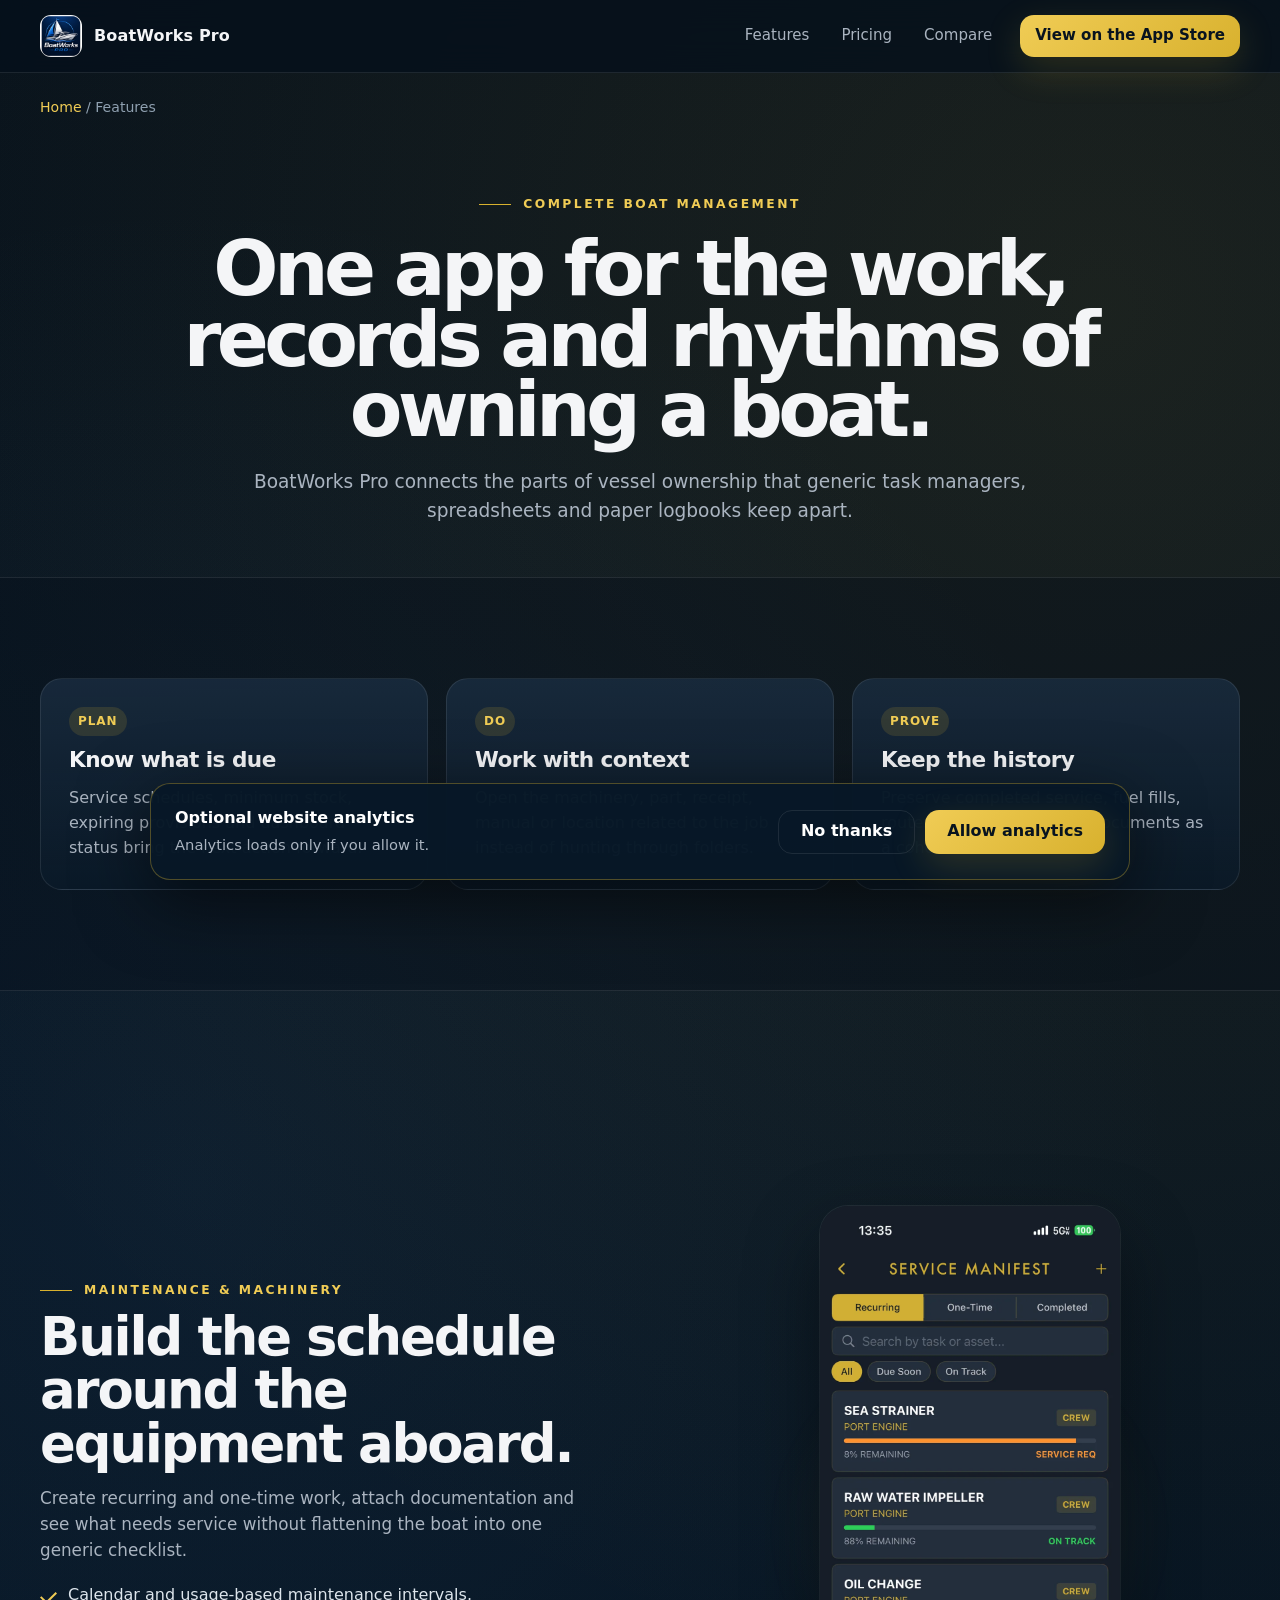
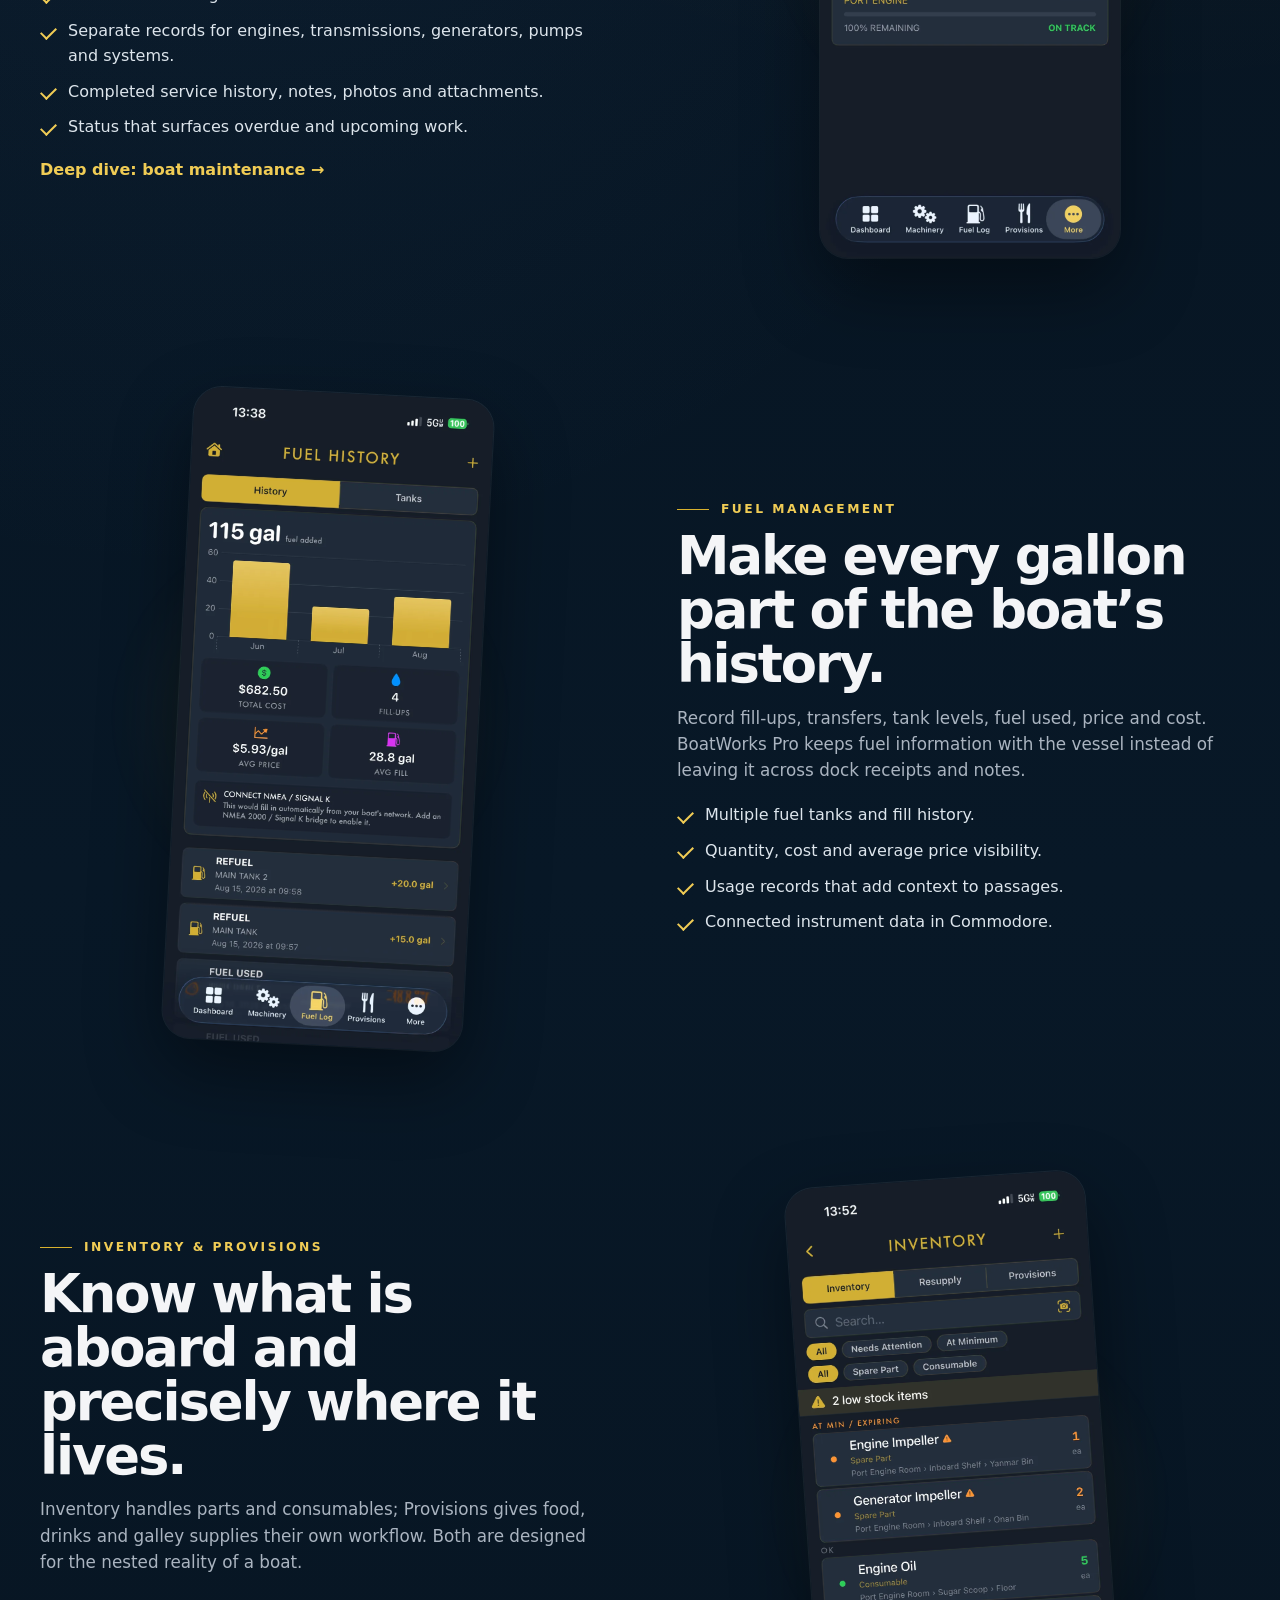
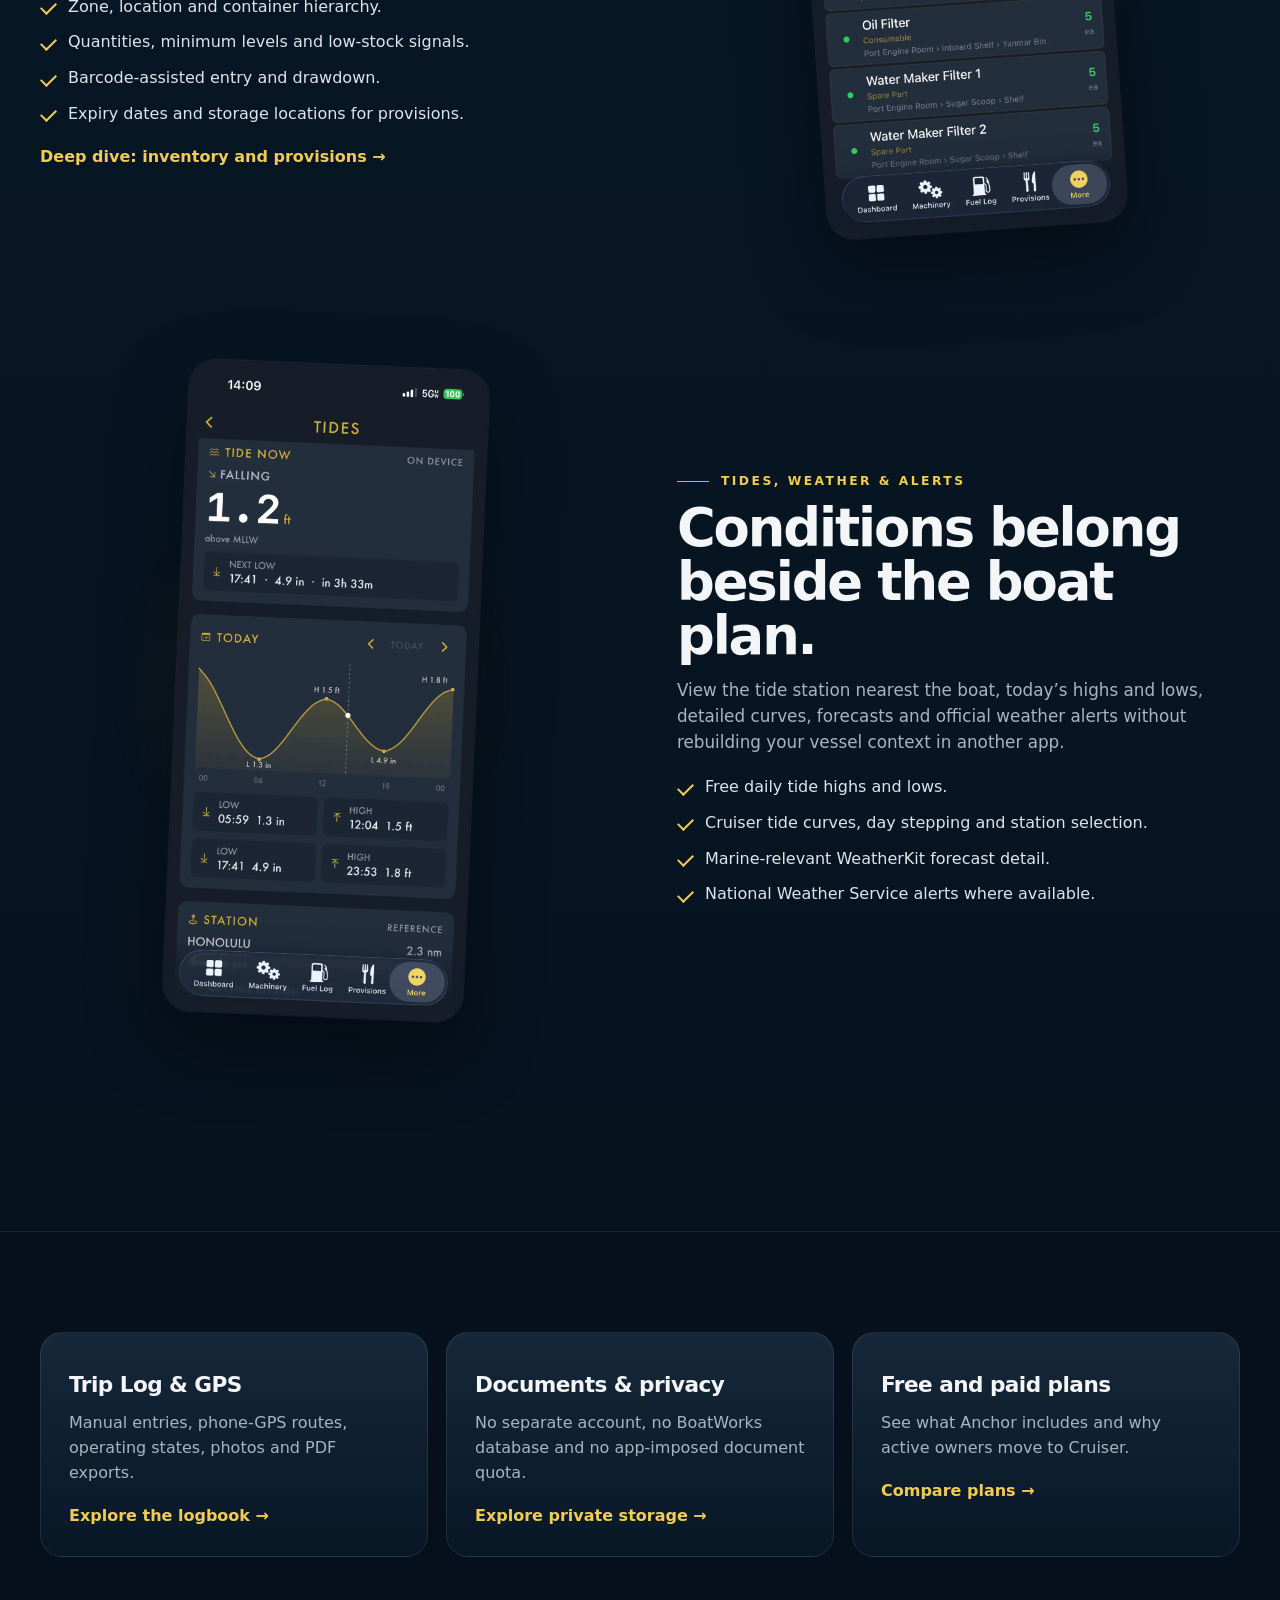
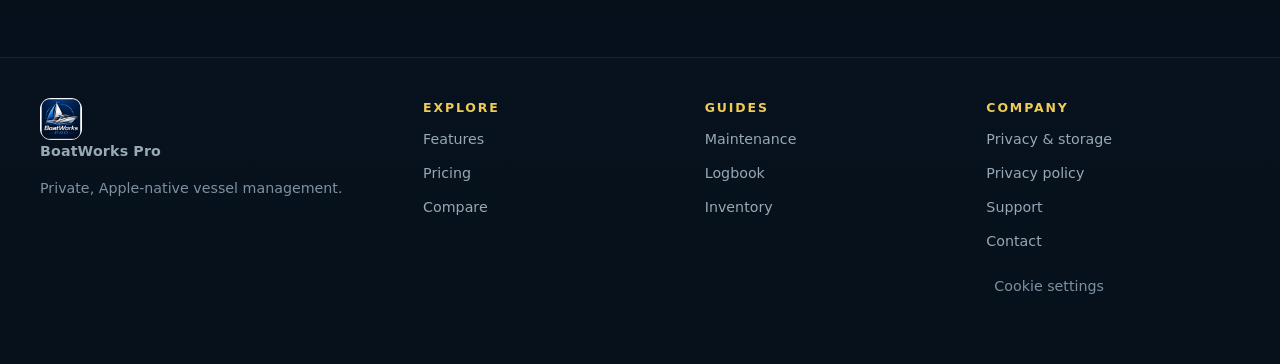
<file: features.html>
<!doctype html><html lang="en"><head>
<meta charset="utf-8"><meta name="viewport" content="width=device-width,initial-scale=1"><meta name="description" content="Explore BoatWorks Pro features: boat maintenance schedules, machinery, GPS trip logs, fuel, inventory, provisions, documents, tides, weather and crew sharing."><link rel="canonical" href="https://boatworks-pro.com/features.html"><meta name="theme-color" content="#071625"><link rel="icon" href="assets/app-icon.png"><meta property="og:title" content="BoatWorks Pro Features | Complete Boat Management"><meta property="og:description" content="One connected home for boat maintenance, logbooks, fuel, inventory, provisions, documents and conditions."><meta property="og:type" content="website"><meta property="og:url" content="https://boatworks-pro.com/features.html"><meta property="og:image" content="https://boatworks-pro.com/assets/app-icon.png"><meta name="twitter:card" content="summary"><title>Boat Management App Features | BoatWorks Pro</title><link rel="stylesheet" href="styles.css"><script src="site.js" defer></script>
</head><body><a class="skip-link" href="#main-content">Skip to main content</a><header class="nav"><div class="wrap nav-in"><a class="brand" href="/"><img src="assets/app-icon.png" alt="" width="42" height="42"><span>BoatWorks Pro</span></a><nav class="navlinks" aria-label="Primary navigation"><a href="features.html" aria-current="page">Features</a><a href="pricing.html">Pricing</a><a href="boatworks-pro-comparison.html">Compare</a><a class="btn nav-cta" href="https://apps.apple.com/app/boatworks-pro/id6781111862">View on the App Store</a></nav></div></header>
<main id="main-content" tabindex="-1"><div class="wrap crumbs"><a href="/">Home</a> / Features</div><section class="page-hero"><div class="wrap"><div class="eyebrow">Complete boat management</div><h1>One app for the work, records and rhythms of owning a boat.</h1><p>BoatWorks Pro connects the parts of vessel ownership that generic task managers, spreadsheets and paper logbooks keep apart.</p></div></section>
<section class="band"><div class="wrap story-grid"><div class="story-card"><span class="tag">Plan</span><h3>Know what is due</h3><p>Service schedules, minimum stock, expiring provisions and dashboard status bring the next action forward.</p></div><div class="story-card"><span class="tag">Do</span><h3>Work with context</h3><p>Open the machinery, part, receipt, manual or location related to the job instead of hunting through folders.</p></div><div class="story-card"><span class="tag">Prove</span><h3>Keep the history</h3><p>Preserve completed service, fuel fills, routes, notes, photos and documents as a coherent vessel record.</p></div></div></section>
<section><div class="wrap"><div class="feature-row"><div class="feature-copy"><div class="eyebrow">Maintenance &amp; machinery</div><h3>Build the schedule around the equipment aboard.</h3><p>Create recurring and one-time work, attach documentation and see what needs service without flattening the boat into one generic checklist.</p><ul class="bullets"><li>Calendar and usage-based maintenance intervals.</li><li>Separate records for engines, transmissions, generators, pumps and systems.</li><li>Completed service history, notes, photos and attachments.</li><li>Status that surfaces overdue and upcoming work.</li></ul><a class="text-link" href="boat-maintenance-app.html">Deep dive: boat maintenance →</a></div><div class="screen-card"><img src="assets/service-900.webp" alt="Boat maintenance service manifest" width="900" height="1957" loading="lazy"></div></div>
<div class="feature-row reverse" id="fuel"><div class="feature-copy"><div class="eyebrow">Fuel management</div><h3>Make every gallon part of the boat’s history.</h3><p>Record fill-ups, transfers, tank levels, fuel used, price and cost. BoatWorks Pro keeps fuel information with the vessel instead of leaving it across dock receipts and notes.</p><ul class="bullets"><li>Multiple fuel tanks and fill history.</li><li>Quantity, cost and average price visibility.</li><li>Usage records that add context to passages.</li><li>Connected instrument data in Commodore.</li></ul></div><div class="screen-card"><img src="assets/fuel-900.webp" alt="Boat fuel log and refueling history" width="900" height="1957" loading="lazy"></div></div>
<div class="feature-row"><div class="feature-copy"><div class="eyebrow">Inventory &amp; provisions</div><h3>Know what is aboard and precisely where it lives.</h3><p>Inventory handles parts and consumables; Provisions gives food, drinks and galley supplies their own workflow. Both are designed for the nested reality of a boat.</p><ul class="bullets"><li>Zone, location and container hierarchy.</li><li>Quantities, minimum levels and low-stock signals.</li><li>Barcode-assisted entry and drawdown.</li><li>Expiry dates and storage locations for provisions.</li></ul><a class="text-link" href="boat-inventory-app.html">Deep dive: inventory and provisions →</a></div><div class="screen-card"><img src="assets/inventory-900.webp" alt="Boat spare parts inventory app" width="900" height="1957" loading="lazy"></div></div>
<div class="feature-row reverse" id="conditions"><div class="feature-copy"><div class="eyebrow">Tides, weather &amp; alerts</div><h3>Conditions belong beside the boat plan.</h3><p>View the tide station nearest the boat, today’s highs and lows, detailed curves, forecasts and official weather alerts without rebuilding your vessel context in another app.</p><ul class="bullets"><li>Free daily tide highs and lows.</li><li>Cruiser tide curves, day stepping and station selection.</li><li>Marine-relevant WeatherKit forecast detail.</li><li>National Weather Service alerts where available.</li></ul></div><div class="screen-card"><img src="assets/tides-900.webp" alt="Tide prediction curve for boat owners" width="900" height="1957" loading="lazy"></div></div></div></section>
<section class="band"><div class="wrap link-grid"><a class="link-card" href="boat-logbook-app.html"><h3>Trip Log &amp; GPS</h3><p>Manual entries, phone-GPS routes, operating states, photos and PDF exports.</p><span class="more">Explore the logbook →</span></a><a class="link-card" href="private-boat-app.html"><h3>Documents &amp; privacy</h3><p>No separate account, no BoatWorks database and no app-imposed document quota.</p><span class="more">Explore private storage →</span></a><a class="link-card" href="pricing.html"><h3>Free and paid plans</h3><p>See what Anchor includes and why active owners move to Cruiser.</p><span class="more">Compare plans →</span></a></div></section></main>
<footer><div class="wrap seo-footer"><div><a class="brand" href="/"><img src="assets/app-icon.png" alt="" width="42" height="42"><span>BoatWorks Pro</span></a><p>Private, Apple-native vessel management.</p></div><div><h3>Explore</h3><a href="features.html">Features</a><a href="pricing.html">Pricing</a><a href="boatworks-pro-comparison.html">Compare</a></div><div><h3>Guides</h3><a href="boat-maintenance-app.html">Maintenance</a><a href="boat-logbook-app.html">Logbook</a><a href="boat-inventory-app.html">Inventory</a></div><div><h3>Company</h3><a href="private-boat-app.html">Privacy &amp; storage</a><a href="privacy.html">Privacy policy</a><a href="support.html">Support</a><a href="mailto:crew@boatworks-pro.com">Contact</a><button class="footer-consent" data-consent-settings>Cookie settings</button></div></div></footer><aside class="consent" data-consent-banner hidden><div><strong>Optional website analytics</strong><p>Analytics loads only if you allow it.</p></div><div class="consent-actions"><button class="btn alt" data-consent-decline>No thanks</button><button class="btn" data-consent-accept>Allow analytics</button></div></aside></body></html>
</file>
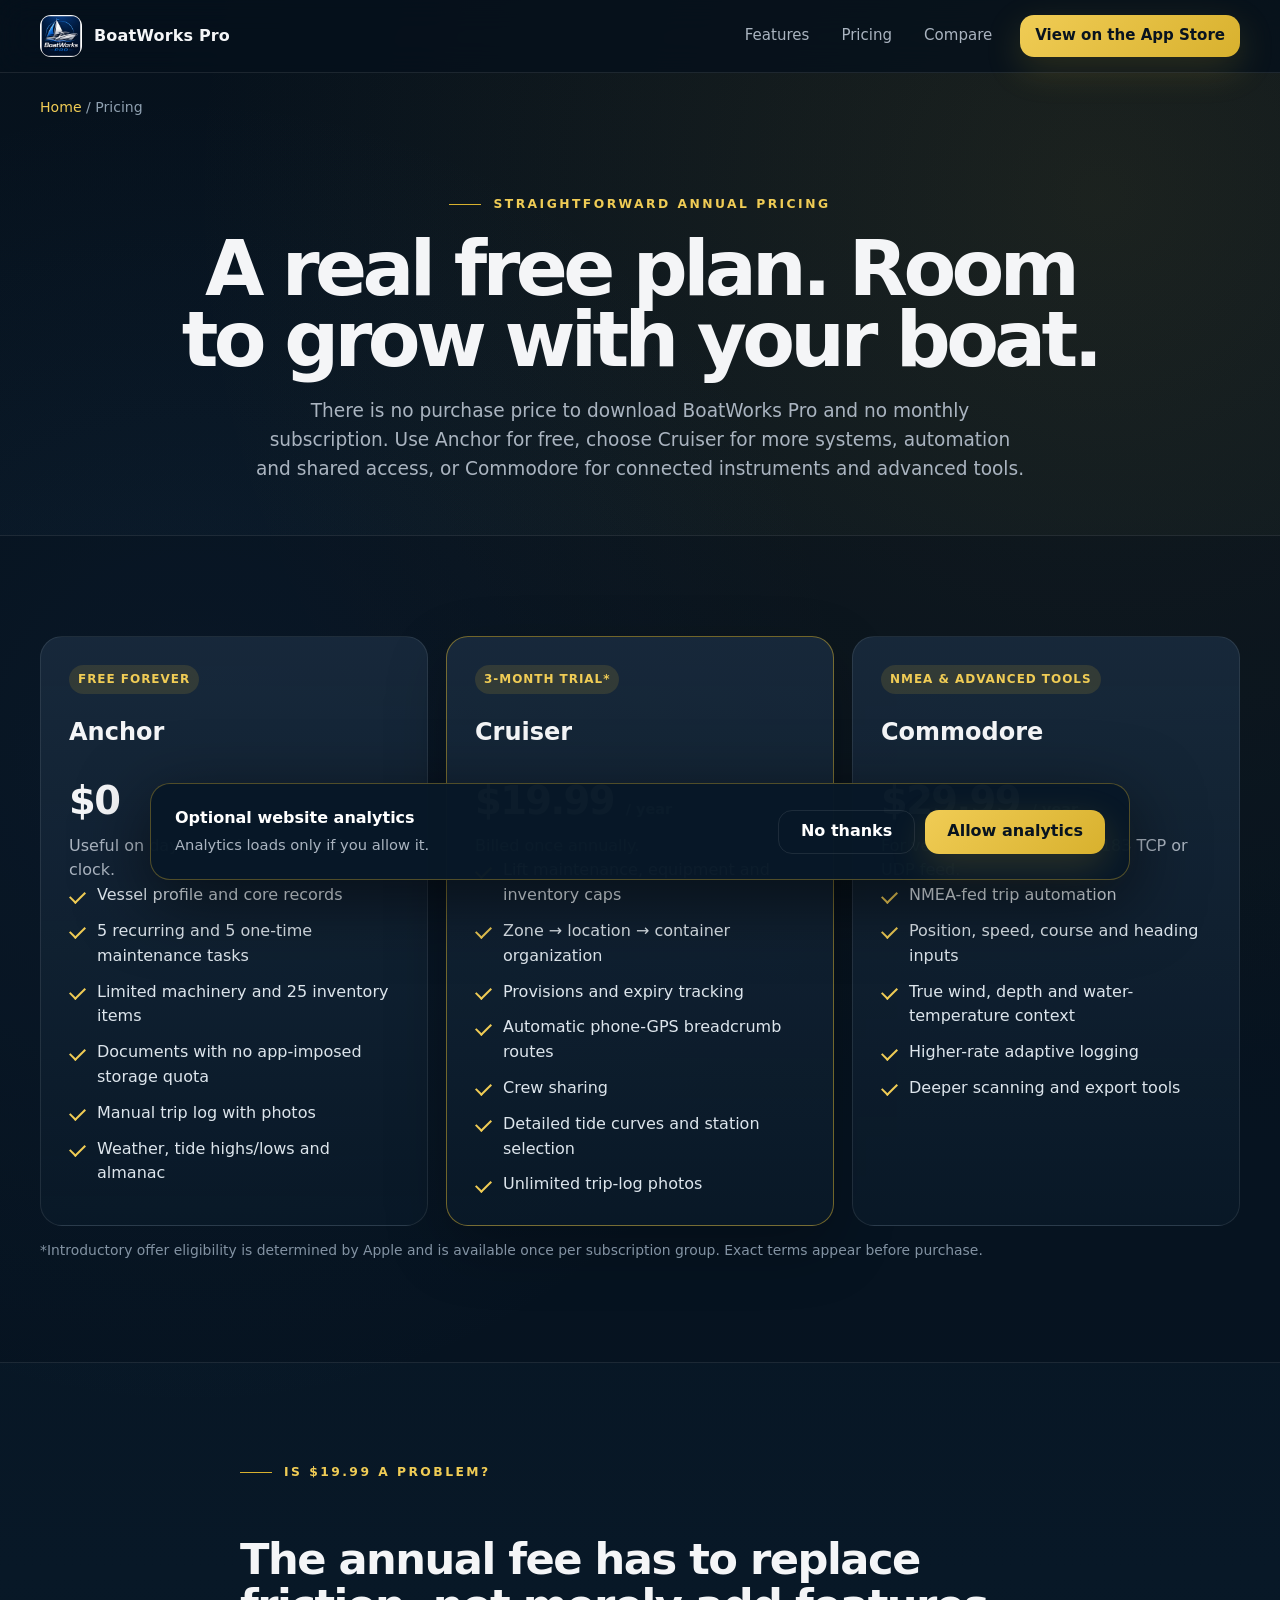
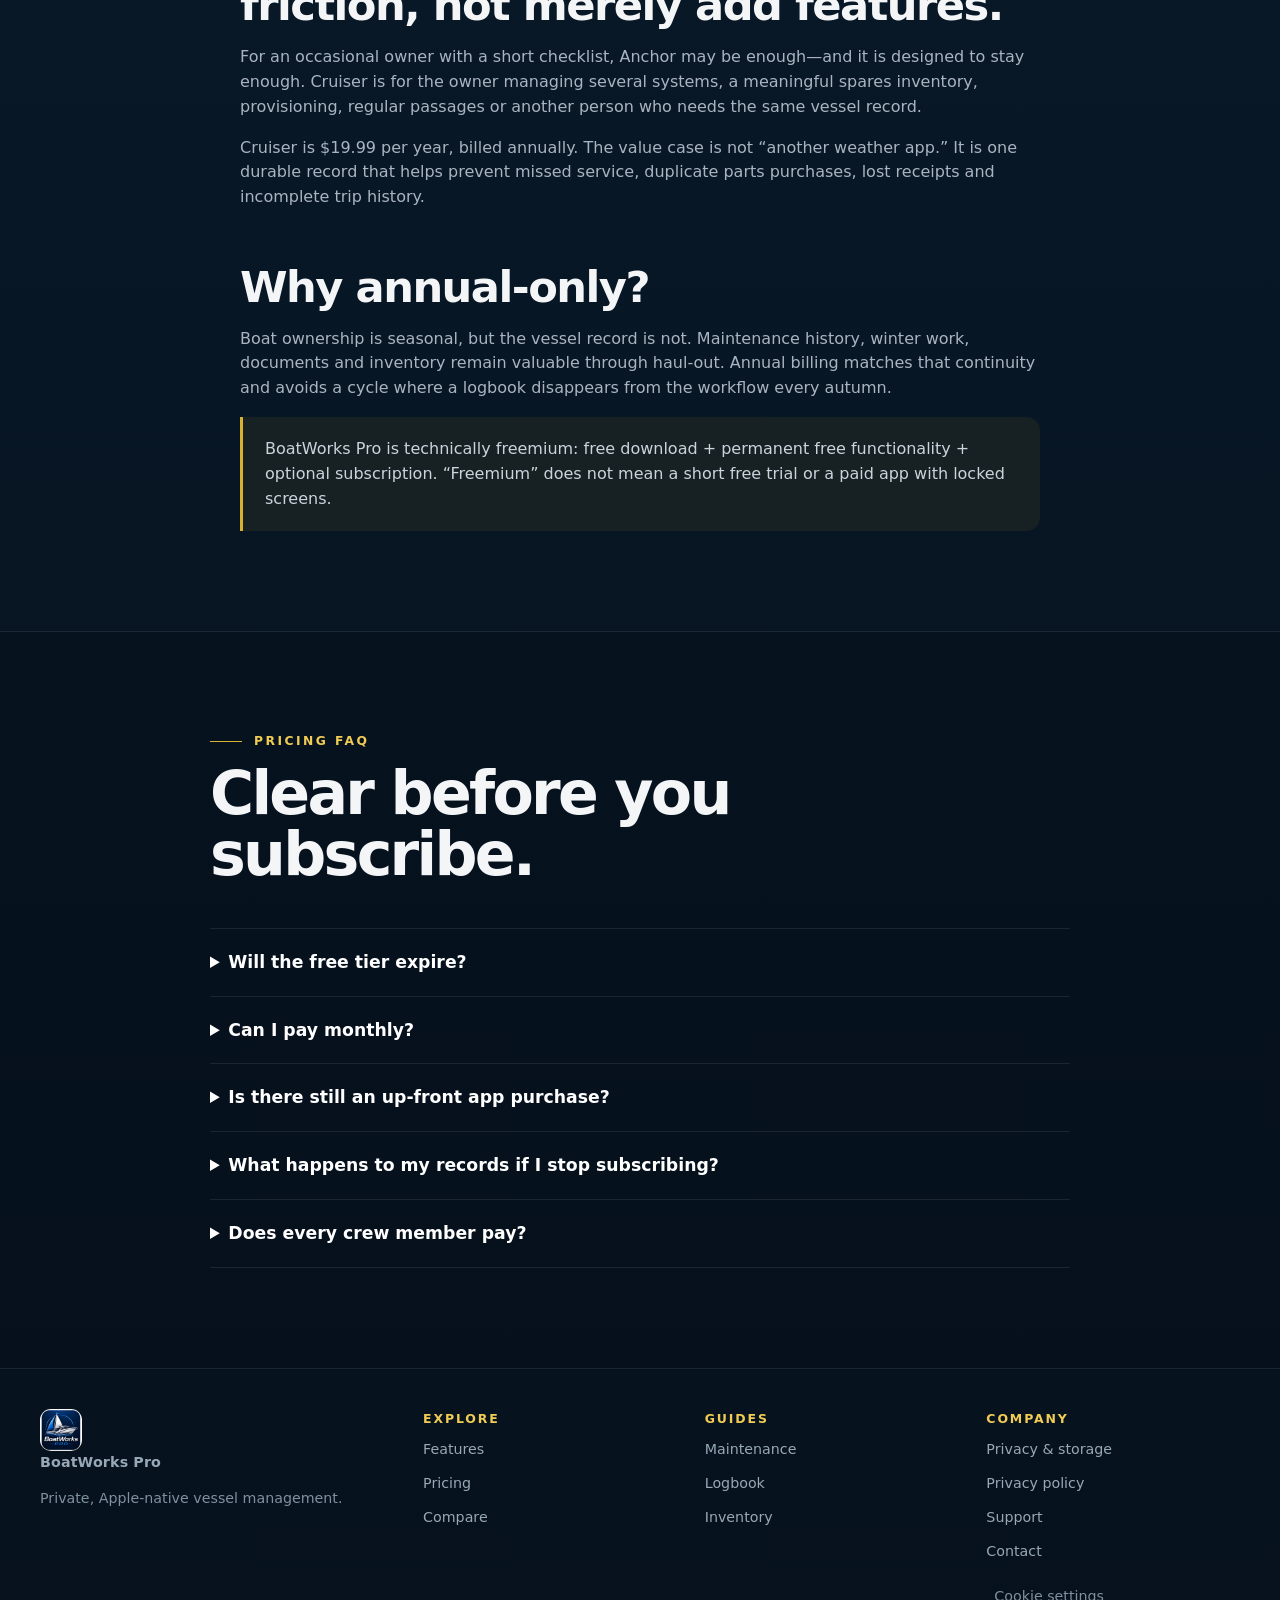
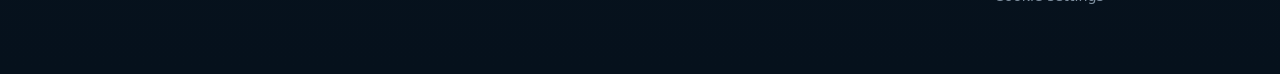
<file: pricing.html>
<!doctype html><html lang="en"><head><meta charset="utf-8"><meta name="viewport" content="width=device-width,initial-scale=1"><meta name="description" content="BoatWorks Pro pricing: a permanent free Anchor plan, $19.99/year Cruiser and $29.99/year Commodore subscriptions, each with a three-month introductory trial. No monthly plan."><link rel="canonical" href="https://boatworks-pro.com/pricing.html"><meta name="theme-color" content="#071625"><link rel="icon" href="assets/app-icon.png"><meta property="og:title" content="BoatWorks Pro Pricing | Free Anchor, $19.99/year Cruiser & $29.99/year Commodore"><meta property="og:description" content="Start free, then upgrade only when your boat needs more. Annual subscriptions, no paid download."><meta property="og:type" content="website"><meta property="og:url" content="https://boatworks-pro.com/pricing.html"><meta property="og:image" content="https://boatworks-pro.com/assets/app-icon.png"><meta name="twitter:card" content="summary"><title>BoatWorks Pro Pricing | Free Boat App & Annual Plans</title><link rel="stylesheet" href="styles.css"><script src="site.js" defer></script><script type="application/ld+json">{"@context":"https://schema.org","@type":"FAQPage","mainEntity":[{"@type":"Question","name":"Is BoatWorks Pro freemium?","acceptedAnswer":{"@type":"Answer","text":"Yes. BoatWorks Pro is free to download with a permanent free Anchor tier and optional annual subscriptions."}},{"@type":"Question","name":"Is the $19.99 Cruiser price monthly?","acceptedAnswer":{"@type":"Answer","text":"No. Cruiser costs $19.99 per year and there is no monthly plan."}}]}</script></head><body>
<a class="skip-link" href="#main-content">Skip to main content</a><header class="nav"><div class="wrap nav-in"><a class="brand" href="/"><img src="assets/app-icon.png" alt="" width="42" height="42"><span>BoatWorks Pro</span></a><nav class="navlinks" aria-label="Primary navigation"><a href="features.html">Features</a><a href="pricing.html" aria-current="page">Pricing</a><a href="boatworks-pro-comparison.html">Compare</a><a class="btn nav-cta" href="https://apps.apple.com/app/boatworks-pro/id6781111862">View on the App Store</a></nav></div></header>
<main id="main-content" tabindex="-1"><div class="wrap crumbs"><a href="/">Home</a> / Pricing</div><section class="page-hero"><div class="wrap"><div class="eyebrow">Straightforward annual pricing</div><h1>A real free plan. Room to grow with your boat.</h1><p>There is no purchase price to download BoatWorks Pro and no monthly subscription. Use Anchor for free, choose Cruiser for more systems, automation and shared access, or Commodore for connected instruments and advanced tools.</p></div></section>
<section class="band"><div class="wrap price-grid"><div class="price-card"><span class="tag">Free forever</span><h2>Anchor</h2><div class="price">$0</div><p>Useful on day one, with no countdown clock.</p><ul class="bullets"><li>Vessel profile and core records</li><li>5 recurring and 5 one-time maintenance tasks</li><li>Limited machinery and 25 inventory items</li><li>Documents with no app-imposed storage quota</li><li>Manual trip log with photos</li><li>Weather, tide highs/lows and almanac</li></ul></div><div class="price-card featured"><span class="tag">3-month trial*</span><h2>Cruiser</h2><div class="price">$19.99 <small>/ year</small></div><p>Billed once annually.</p><ul class="bullets"><li>Lift maintenance, equipment and inventory caps</li><li>Zone → location → container organization</li><li>Provisions and expiry tracking</li><li>Automatic phone-GPS breadcrumb routes</li><li>Crew sharing</li><li>Detailed tide curves and station selection</li><li>Unlimited trip-log photos</li></ul></div><div class="price-card"><span class="tag">NMEA &amp; advanced tools</span><h2>Commodore</h2><div class="price">$29.99 <small>/ year</small></div><p>For vessels with an NMEA 0183 TCP or UDP feed.</p><ul class="bullets"><li>NMEA-fed trip automation</li><li>Position, speed, course and heading inputs</li><li>True wind, depth and water-temperature context</li><li>Higher-rate adaptive logging</li><li>Deeper scanning and export tools</li></ul></div></div><div class="wrap fine">*Introductory offer eligibility is determined by Apple and is available once per subscription group. Exact terms appear before purchase.</div></section>
<section><div class="wrap content"><div class="eyebrow">Is $19.99 a problem?</div><h2>The annual fee has to replace friction, not merely add features.</h2><p>For an occasional owner with a short checklist, Anchor may be enough—and it is designed to stay enough. Cruiser is for the owner managing several systems, a meaningful spares inventory, provisioning, regular passages or another person who needs the same vessel record.</p><p>Cruiser is $19.99 per year, billed annually. The value case is not “another weather app.” It is one durable record that helps prevent missed service, duplicate parts purchases, lost receipts and incomplete trip history.</p><h2>Why annual-only?</h2><p>Boat ownership is seasonal, but the vessel record is not. Maintenance history, winter work, documents and inventory remain valuable through haul-out. Annual billing matches that continuity and avoids a cycle where a logbook disappears from the workflow every autumn.</p><div class="note">BoatWorks Pro is technically freemium: free download + permanent free functionality + optional subscription. “Freemium” does not mean a short free trial or a paid app with locked screens.</div></div></section>
<section class="band"><div class="wrap faq"><div class="section-head"><div class="eyebrow">Pricing FAQ</div><h2>Clear before you subscribe.</h2></div><details><summary>Will the free tier expire?</summary><p>No. Anchor is intended to remain a permanent free plan.</p></details><details><summary>Can I pay monthly?</summary><p>No. Cruiser is annual-only at $19.99 per year.</p></details><details><summary>Is there still an up-front app purchase?</summary><p>No. The download purchase price was removed. BoatWorks Pro is a free download with subscriptions inside the app.</p></details><details><summary>What happens to my records if I stop subscribing?</summary><p>Your records are not deleted. Features above the free allowance may become read-only or limited, while the underlying vessel history remains safe. And because that history lives on your device and in your own private iCloud rather than on a BoatWorks server, it was never ours to hold hostage — your data is yours, in full, whether or not you ever subscribe.</p></details><details><summary>Does every crew member pay?</summary><p>No. Cruiser’s sharing model is designed so the vessel owner covers the shared boat; invited crew do not need a separate subscription for that shared record.</p></details></div></section></main>
<footer><div class="wrap seo-footer"><div><a class="brand" href="/"><img src="assets/app-icon.png" alt="" width="42" height="42"><span>BoatWorks Pro</span></a><p>Private, Apple-native vessel management.</p></div><div><h3>Explore</h3><a href="features.html">Features</a><a href="pricing.html">Pricing</a><a href="boatworks-pro-comparison.html">Compare</a></div><div><h3>Guides</h3><a href="boat-maintenance-app.html">Maintenance</a><a href="boat-logbook-app.html">Logbook</a><a href="boat-inventory-app.html">Inventory</a></div><div><h3>Company</h3><a href="private-boat-app.html">Privacy &amp; storage</a><a href="privacy.html">Privacy policy</a><a href="support.html">Support</a><a href="mailto:crew@boatworks-pro.com">Contact</a><button class="footer-consent" data-consent-settings>Cookie settings</button></div></div></footer><aside class="consent" data-consent-banner hidden><div><strong>Optional website analytics</strong><p>Analytics loads only if you allow it.</p></div><div class="consent-actions"><button class="btn alt" data-consent-decline>No thanks</button><button class="btn" data-consent-accept>Allow analytics</button></div></aside></body></html>
</file>
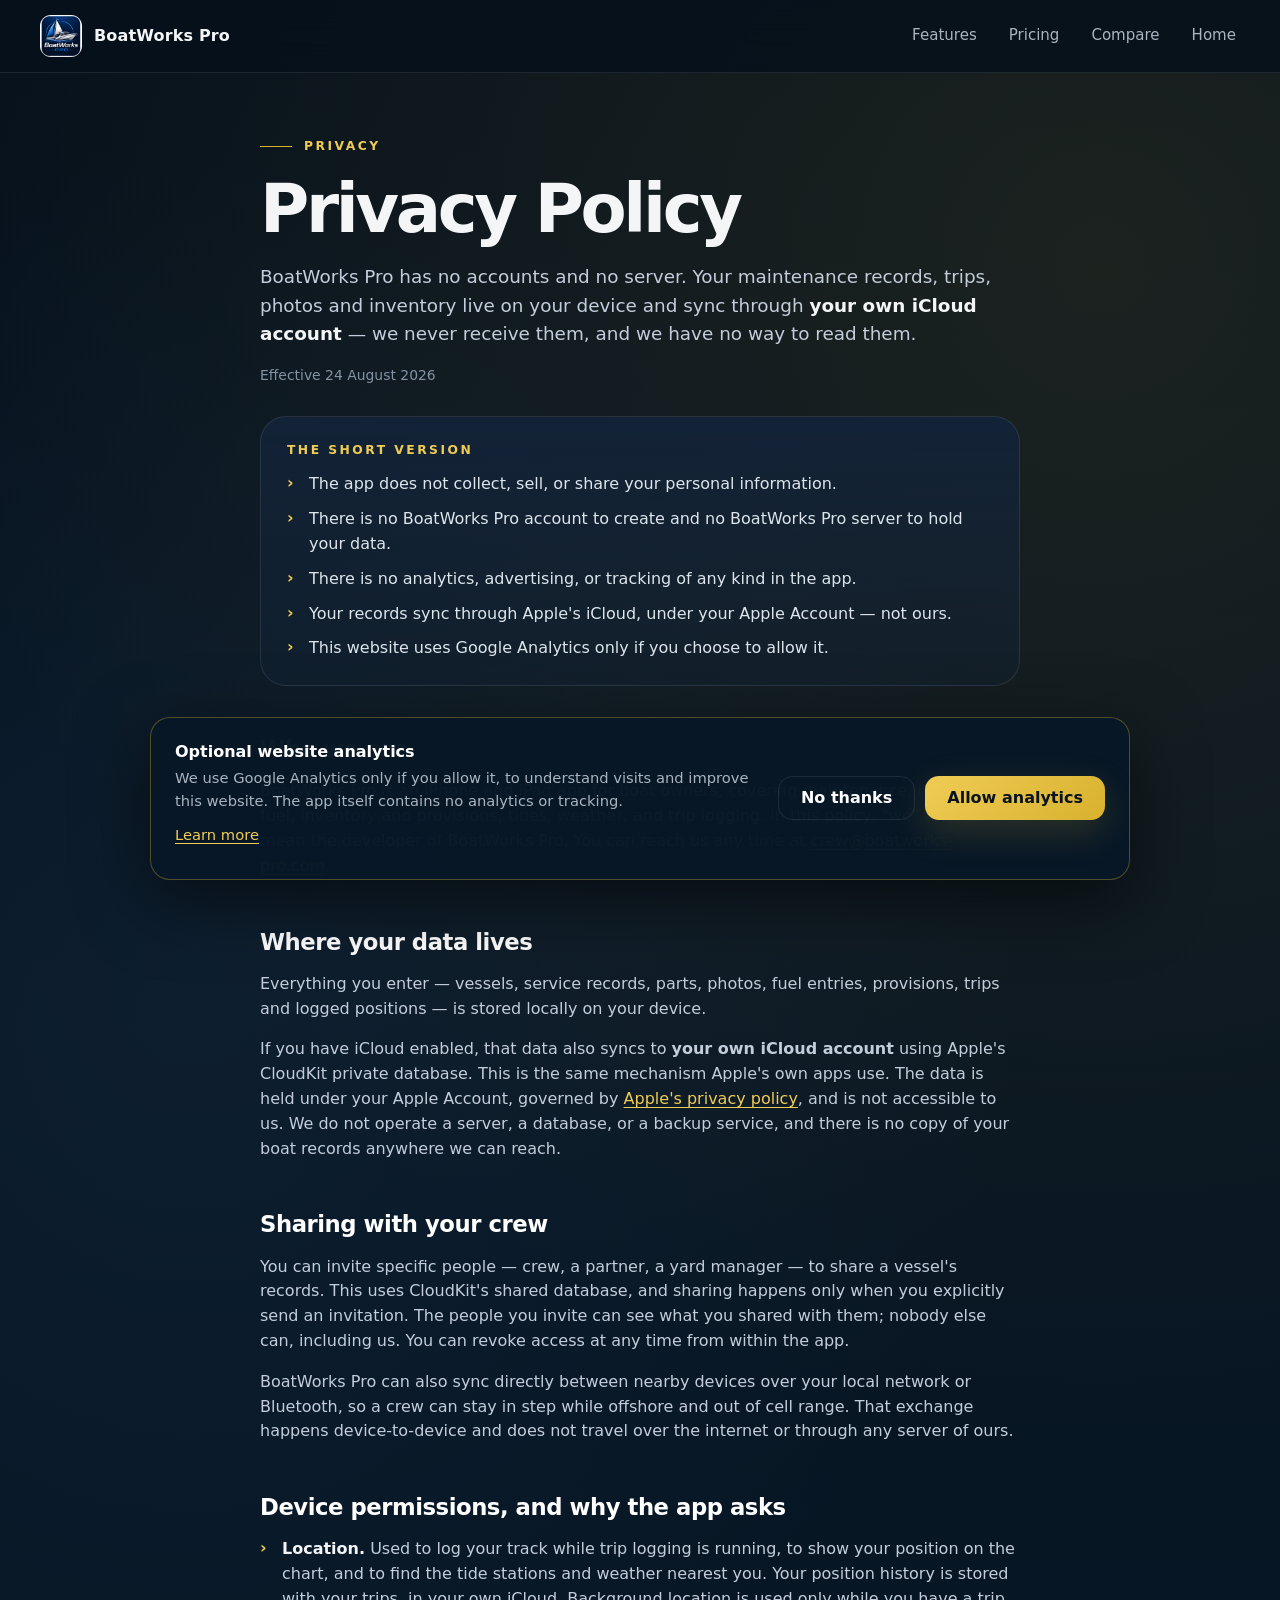
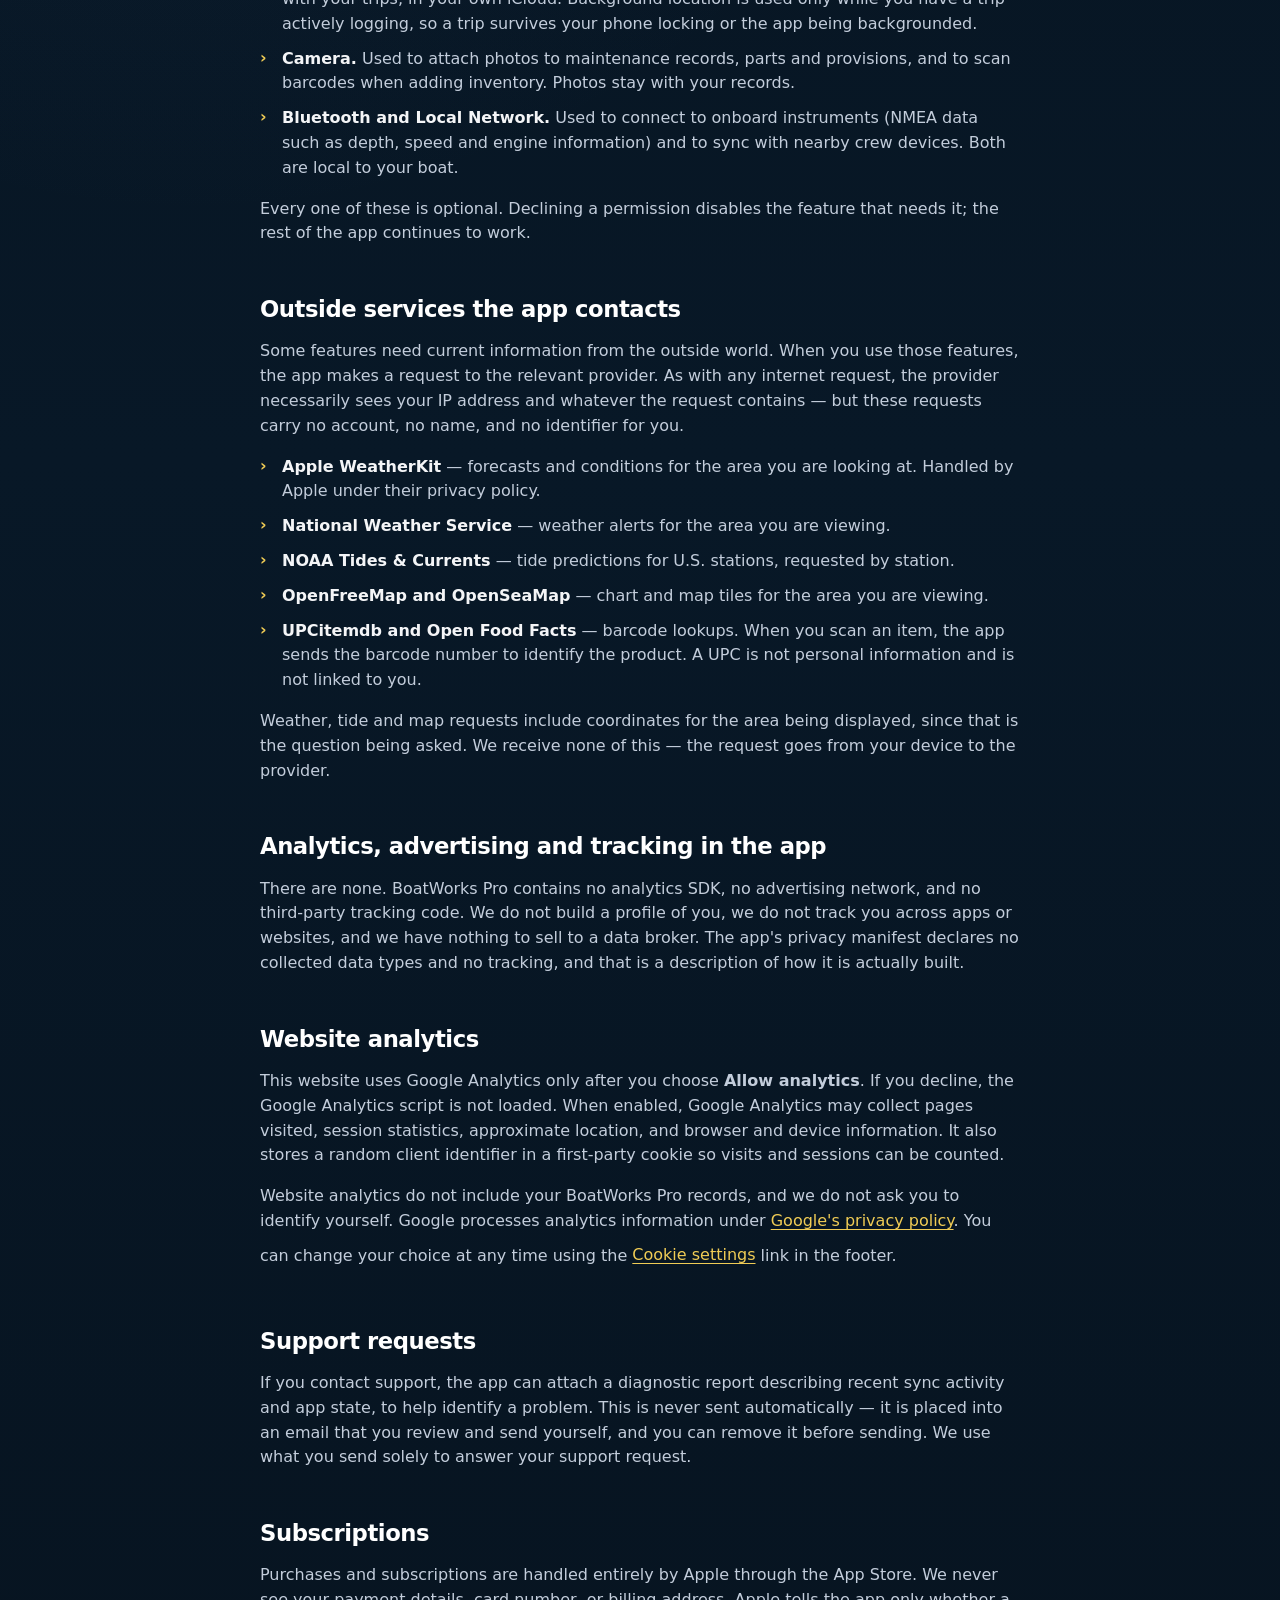
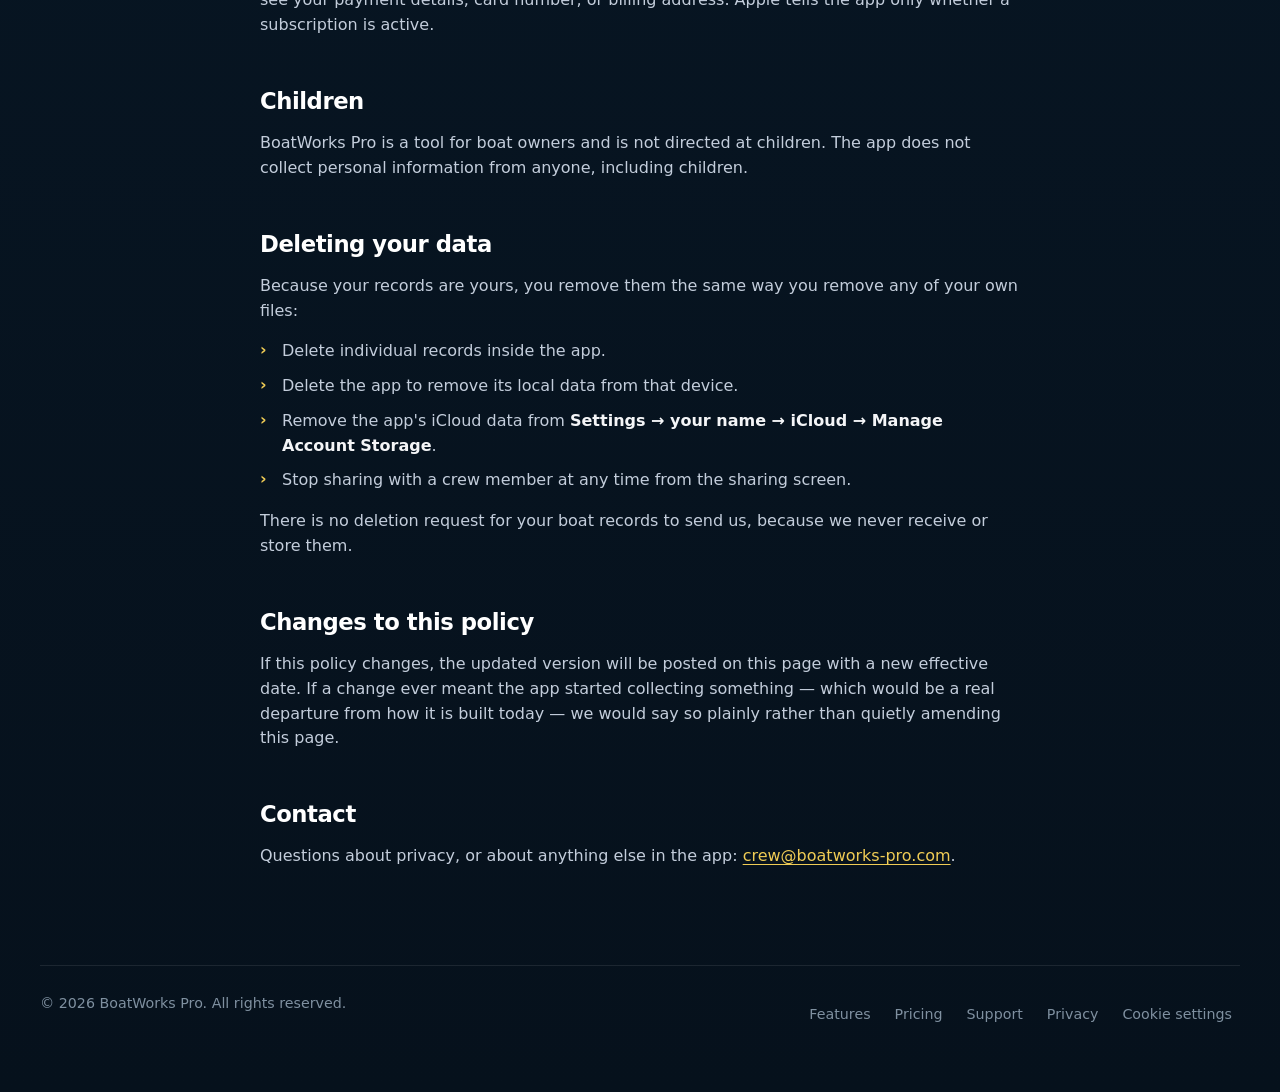
<file: privacy.html>
<!doctype html>
<html lang="en">
<head>
  <meta charset="utf-8">
  <meta name="viewport" content="width=device-width, initial-scale=1">
  <meta name="description" content="The BoatWorks Pro privacy policy. There is no BoatWorks Pro server and no account — your boat records sync through your own iCloud.">
  <meta name="theme-color" content="#071625">
  <link rel="canonical" href="https://boatworks-pro.com/privacy.html">
  <link rel="icon" href="assets/app-icon.png" type="image/png">
  <link rel="apple-touch-icon" href="assets/app-icon.png">
  <meta property="og:title" content="Privacy — BoatWorks Pro">
  <meta property="og:description" content="No account, no server, and no tracking in the app. Your boat records stay in your own iCloud.">
  <meta property="og:type" content="website">
  <meta property="og:url" content="https://boatworks-pro.com/privacy.html">
  <meta property="og:image" content="https://boatworks-pro.com/assets/app-icon.png">
  <meta property="og:image:alt" content="BoatWorks Pro app icon">
  <meta name="twitter:card" content="summary">
  <title>Privacy — BoatWorks Pro</title>
  <link rel="preload" href="styles.css" as="style">
  <link rel="stylesheet" href="styles.css">
  <script src="site.js" defer></script>
</head>
<body>
<a class="skip-link" href="#main-content">Skip to main content</a>
<header class="nav">
  <div class="wrap nav-in">
    <a class="brand" href="/"><img src="assets/app-icon.png" alt="" width="42" height="42"><span>BoatWorks Pro</span></a>
    <nav class="navlinks" aria-label="Primary navigation">
      <a href="features.html">Features</a><a href="pricing.html">Pricing</a><a href="boatworks-pro-comparison.html">Compare</a>
      <a class="home-link" href="/">Home</a>
    </nav>
  </div>
</header>

<main id="main-content" tabindex="-1">
<section class="doc">
  <div class="wrap doc-wrap">
    <div class="eyebrow">Privacy</div>
    <h1 class="doc-title">Privacy Policy</h1>
    <p class="doc-lede">BoatWorks Pro has no accounts and no server. Your maintenance records, trips, photos and
      inventory live on your device and sync through <strong>your own iCloud account</strong> — we never receive them,
      and we have no way to read them.</p>
    <div class="fine">Effective 24 August 2026</div>

    <div class="doc-callout">
      <b>The short version</b>
      <ul>
        <li>The app does not collect, sell, or share your personal information.</li>
        <li>There is no BoatWorks Pro account to create and no BoatWorks Pro server to hold your data.</li>
        <li>There is no analytics, advertising, or tracking of any kind in the app.</li>
        <li>Your records sync through Apple's iCloud, under your Apple Account — not ours.</li>
        <li>This website uses Google Analytics only if you choose to allow it.</li>
      </ul>
    </div>

    <h2>Who we are</h2>
    <p>BoatWorks Pro is an iPhone and iPad app for boat owners, covering maintenance, machinery, fuel, inventory and
      provisions, tides, weather, and trip logging. In this policy, "we" and "us" mean the developer of BoatWorks Pro.
      You can reach us any time at <a href="mailto:crew@boatworks-pro.com?subject=Website%20Inquiry">crew@boatworks-pro.com</a>.</p>

    <h2>Where your data lives</h2>
    <p>Everything you enter — vessels, service records, parts, photos, fuel entries, provisions, trips and logged
      positions — is stored locally on your device.</p>
    <p>If you have iCloud enabled, that data also syncs to <strong>your own iCloud account</strong> using Apple's
      CloudKit private database. This is the same mechanism Apple's own apps use. The data is held under your Apple
      Account, governed by <a href="https://www.apple.com/legal/privacy/" target="_blank" rel="noopener">Apple's privacy
      policy</a>, and is not accessible to us. We do not operate a server, a database, or a backup service, and there is
      no copy of your boat records anywhere we can reach.</p>

    <h2>Sharing with your crew</h2>
    <p>You can invite specific people — crew, a partner, a yard manager — to share a vessel's records. This uses
      CloudKit's shared database, and sharing happens only when you explicitly send an invitation. The people you invite
      can see what you shared with them; nobody else can, including us. You can revoke access at any time from within
      the app.</p>
    <p>BoatWorks Pro can also sync directly between nearby devices over your local network or Bluetooth, so a crew can
      stay in step while offshore and out of cell range. That exchange happens device-to-device and does not travel
      over the internet or through any server of ours.</p>

    <h2>Device permissions, and why the app asks</h2>
    <ul class="doc-list">
      <li><b>Location.</b> Used to log your track while trip logging is running, to show your position on the chart, and
        to find the tide stations and weather nearest you. Your position history is stored with your trips, in your own
        iCloud. Background location is used only while you have a trip actively logging, so a trip survives your phone
        locking or the app being backgrounded.</li>
      <li><b>Camera.</b> Used to attach photos to maintenance records, parts and provisions, and to scan barcodes when
        adding inventory. Photos stay with your records.</li>
      <li><b>Bluetooth and Local Network.</b> Used to connect to onboard instruments (NMEA data such as depth, speed and
        engine information) and to sync with nearby crew devices. Both are local to your boat.</li>
    </ul>
    <p>Every one of these is optional. Declining a permission disables the feature that needs it; the rest of the app
      continues to work.</p>

    <h2>Outside services the app contacts</h2>
    <p>Some features need current information from the outside world. When you use those features, the app makes a
      request to the relevant provider. As with any internet request, the provider necessarily sees your IP address and
      whatever the request contains — but these requests carry no account, no name, and no identifier for you.</p>
    <ul class="doc-list">
      <li><b>Apple WeatherKit</b> — forecasts and conditions for the area you are looking at. Handled by Apple under
        their privacy policy.</li>
      <li><b>National Weather Service</b> — weather alerts for the area you are viewing.</li>
      <li><b>NOAA Tides &amp; Currents</b> — tide predictions for U.S. stations, requested by station.</li>
      <li><b>OpenFreeMap and OpenSeaMap</b> — chart and map tiles for the area you are viewing.</li>
      <li><b>UPCitemdb and Open Food Facts</b> — barcode lookups. When you scan an item, the app sends the barcode
        number to identify the product. A UPC is not personal information and is not linked to you.</li>
    </ul>
    <p>Weather, tide and map requests include coordinates for the area being displayed, since that is the question being
      asked. We receive none of this — the request goes from your device to the provider.</p>

    <h2>Analytics, advertising and tracking in the app</h2>
    <p>There are none. BoatWorks Pro contains no analytics SDK, no advertising network, and no third-party tracking
      code. We do not build a profile of you, we do not track you across apps or websites, and we have nothing to sell
      to a data broker. The app's privacy manifest declares no collected data types and no tracking, and that is a
      description of how it is actually built.</p>

    <h2 id="website-analytics">Website analytics</h2>
    <p>This website uses Google Analytics only after you choose <b>Allow analytics</b>. If you decline, the Google
      Analytics script is not loaded. When enabled, Google Analytics may collect pages visited, session statistics,
      approximate location, and browser and device information. It also stores a random client identifier in a
      first-party cookie so visits and sessions can be counted.</p>
    <p>Website analytics do not include your BoatWorks Pro records, and we do not ask you to identify yourself. Google
      processes analytics information under <a href="https://policies.google.com/privacy" target="_blank"
      rel="noopener noreferrer">Google's privacy policy</a>. You can change your choice at any time using the
      <button type="button" class="inline-consent" data-consent-settings>Cookie settings</button> link in the footer.</p>

    <h2>Support requests</h2>
    <p>If you contact support, the app can attach a diagnostic report describing recent sync activity and app state, to
      help identify a problem. This is never sent automatically — it is placed into an email that you review and send
      yourself, and you can remove it before sending. We use what you send solely to answer your support request.</p>

    <h2>Subscriptions</h2>
    <p>Purchases and subscriptions are handled entirely by Apple through the App Store. We never see your payment
      details, card number, or billing address. Apple tells the app only whether a subscription is active.</p>

    <h2>Children</h2>
    <p>BoatWorks Pro is a tool for boat owners and is not directed at children. The app does not collect personal
      information from anyone, including children.</p>

    <h2>Deleting your data</h2>
    <p>Because your records are yours, you remove them the same way you remove any of your own files:</p>
    <ul class="doc-list">
      <li>Delete individual records inside the app.</li>
      <li>Delete the app to remove its local data from that device.</li>
      <li>Remove the app's iCloud data from <b>Settings → your name → iCloud → Manage Account Storage</b>.</li>
      <li>Stop sharing with a crew member at any time from the sharing screen.</li>
    </ul>
    <p>There is no deletion request for your boat records to send us, because we never receive or store them.</p>

    <h2>Changes to this policy</h2>
    <p>If this policy changes, the updated version will be posted on this page with a new effective date. If a change
      ever meant the app started collecting something — which would be a real departure from how it is built today — we
      would say so plainly rather than quietly amending this page.</p>

    <h2>Contact</h2>
    <p>Questions about privacy, or about anything else in the app:
      <a href="mailto:crew@boatworks-pro.com?subject=Website%20Inquiry">crew@boatworks-pro.com</a>.</p>
  </div>
</section>
</main>

<footer>
  <div class="wrap footer-in">
    <div>© 2026 BoatWorks Pro. All rights reserved.</div>
    <div class="footer-links"><a href="features.html">Features</a><a href="pricing.html">Pricing</a><a href="support.html">Support</a><a href="privacy.html" aria-current="page">Privacy</a><button type="button" class="footer-consent" data-consent-settings>Cookie settings</button></div>
  </div>
</footer>
<aside class="consent" data-consent-banner hidden aria-labelledby="consent-title">
  <div>
    <strong id="consent-title">Optional website analytics</strong>
    <p>We use Google Analytics only if you allow it, to understand visits and improve this website. The app itself contains no analytics or tracking.</p>
    <a class="consent-learn" href="#website-analytics">Learn more</a>
  </div>
  <div class="consent-actions">
    <button type="button" class="btn alt" data-consent-decline>No thanks</button>
    <button type="button" class="btn" data-consent-accept>Allow analytics</button>
  </div>
</aside>
</body>
</html>
</file>
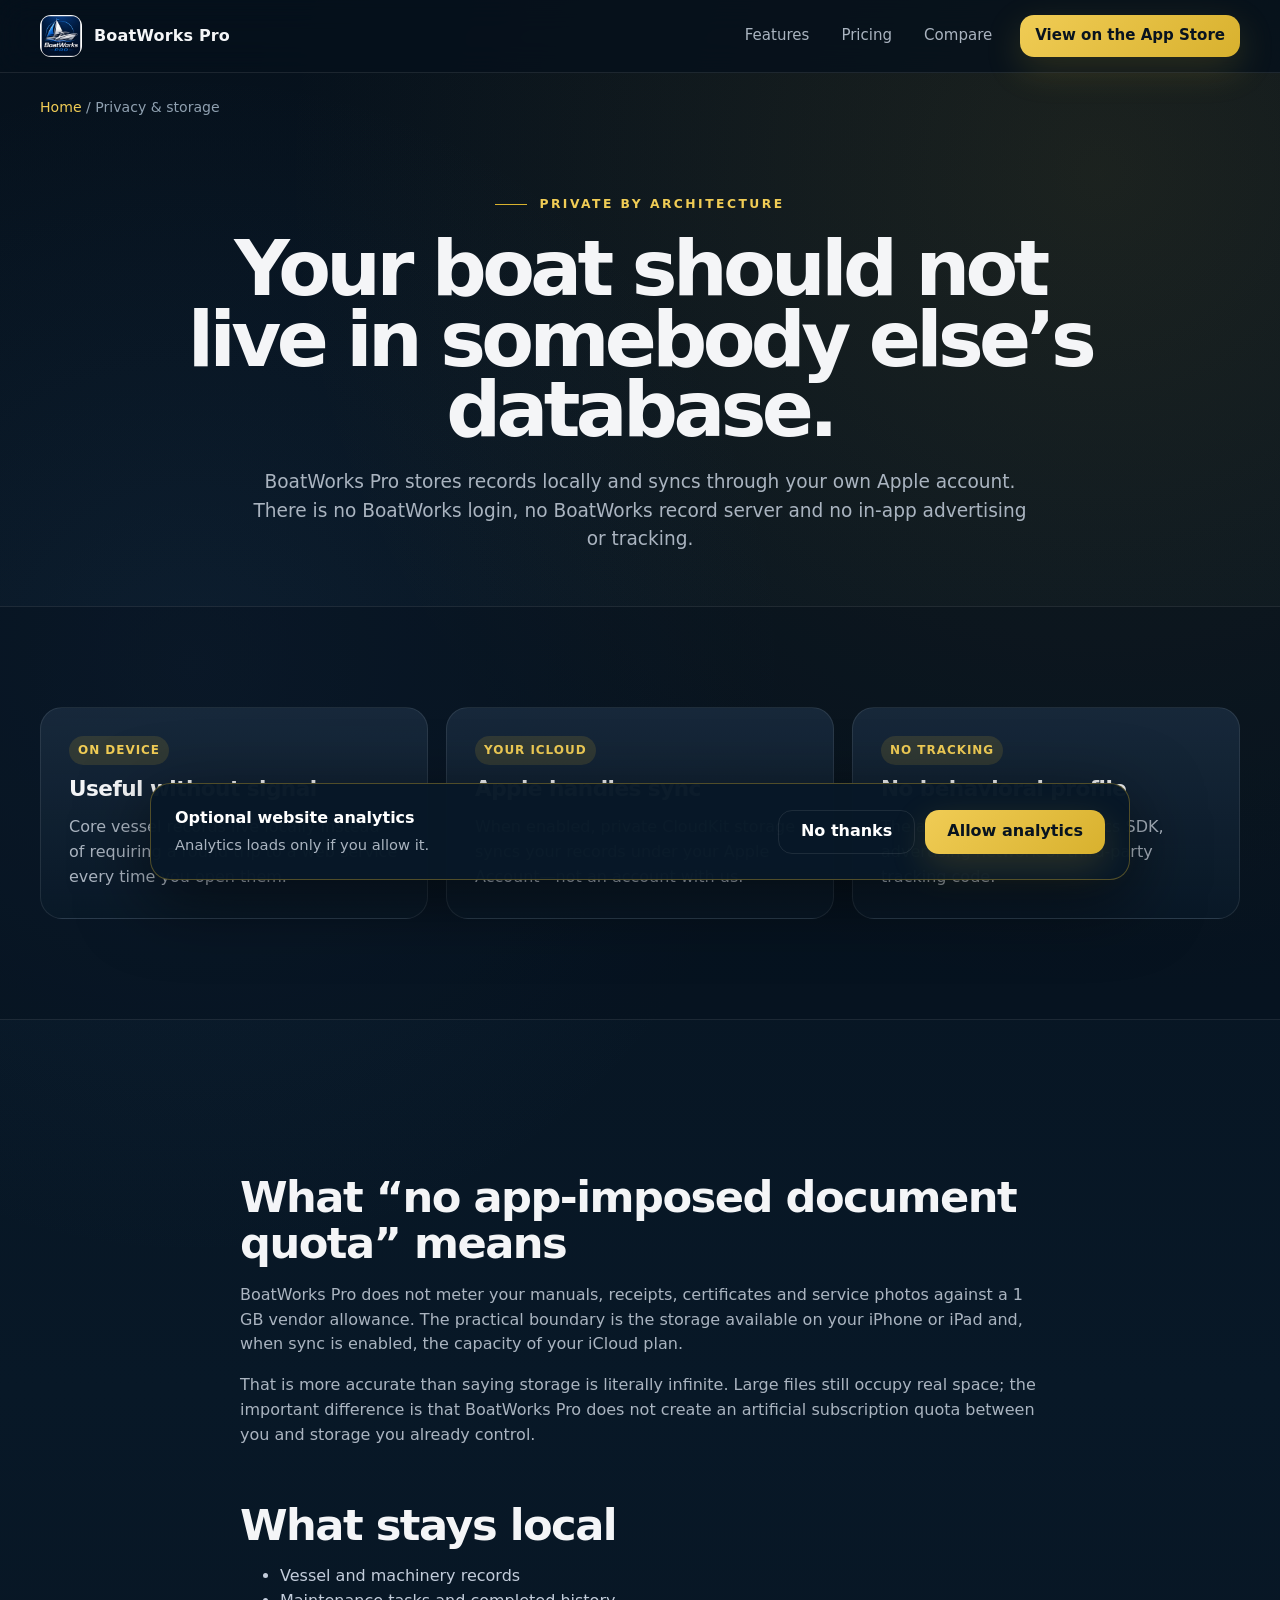
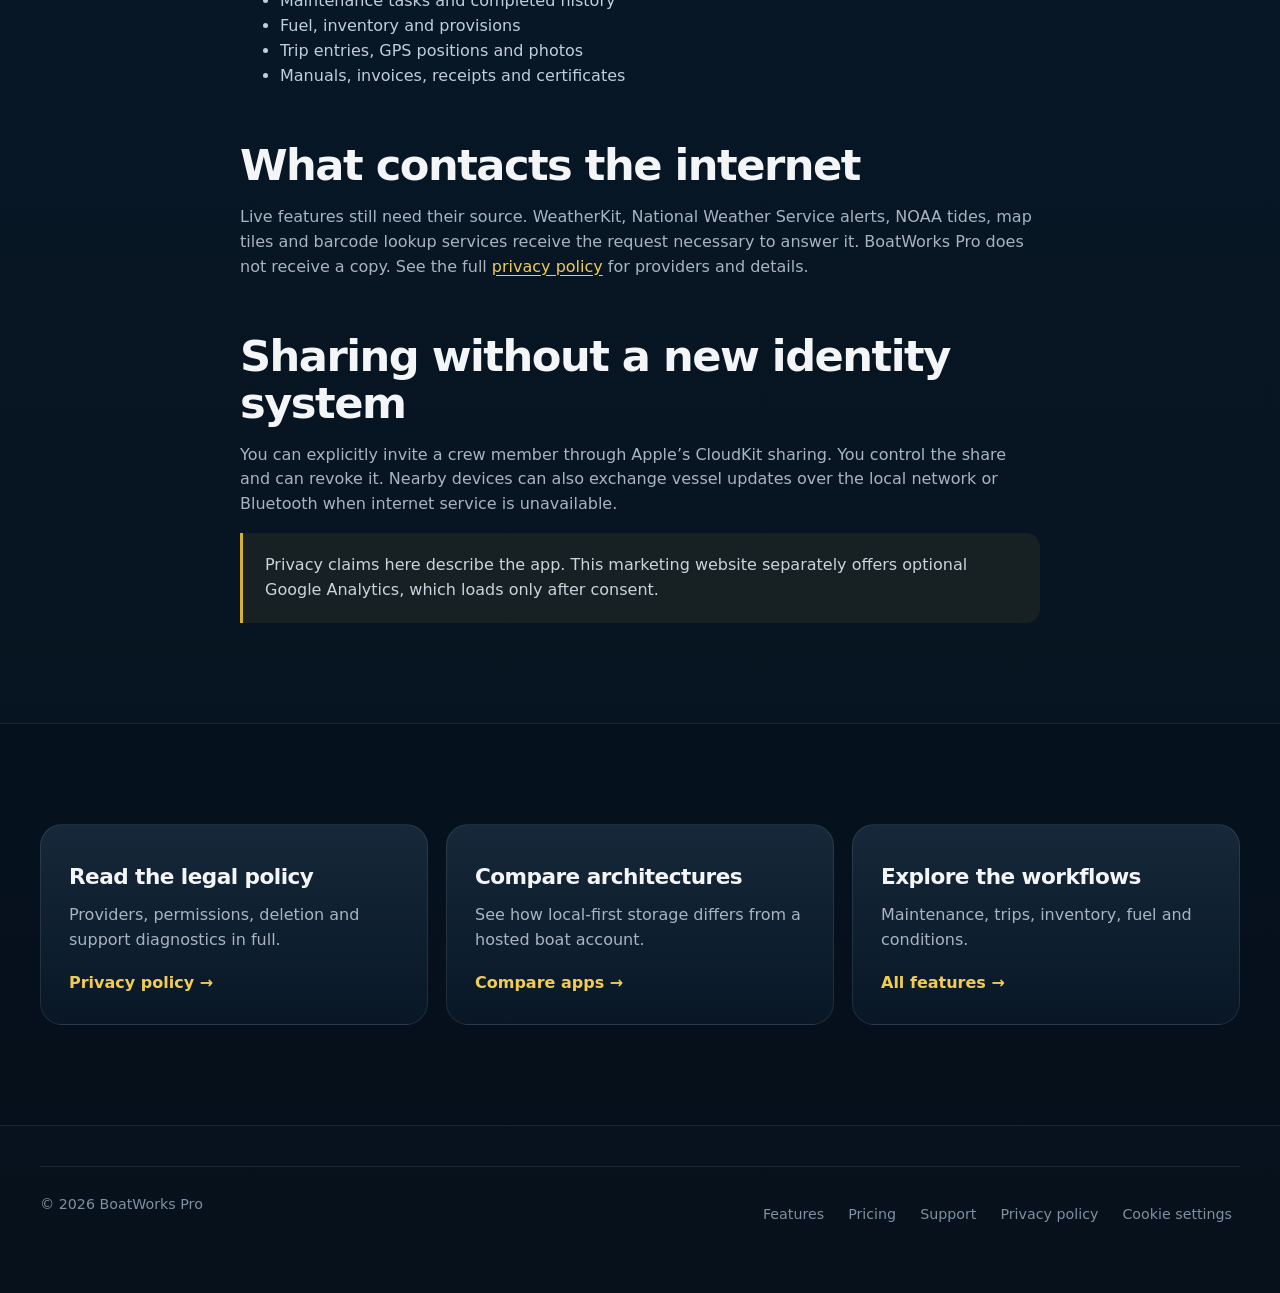
<file: private-boat-app.html>
<!doctype html><html lang="en"><head><meta charset="utf-8"><meta name="viewport" content="width=device-width,initial-scale=1"><meta name="description" content="A private boat management app with local-first records, your own iCloud, no separate account, no in-app tracking and no app-imposed document quota."><link rel="canonical" href="https://boatworks-pro.com/private-boat-app.html"><meta name="theme-color" content="#071625"><link rel="icon" href="assets/app-icon.png"><meta property="og:title" content="Private Boat Management & Document Storage | BoatWorks Pro"><meta property="og:description" content="Your boat records stay on your devices and in your own private iCloud—not in a BoatWorks database."><meta property="og:type" content="article"><meta property="og:url" content="https://boatworks-pro.com/private-boat-app.html"><meta property="og:image" content="https://boatworks-pro.com/assets/app-icon.png"><meta name="twitter:card" content="summary"><title>Private Boat Management App & Document Storage | BoatWorks Pro</title><link rel="stylesheet" href="styles.css"><script src="site.js" defer></script></head><body>
<a class="skip-link" href="#main-content">Skip to main content</a><header class="nav"><div class="wrap nav-in"><a class="brand" href="/"><img src="assets/app-icon.png" alt="" width="42" height="42"><span>BoatWorks Pro</span></a><nav class="navlinks"><a href="features.html">Features</a><a href="pricing.html">Pricing</a><a href="boatworks-pro-comparison.html">Compare</a><a class="btn nav-cta" href="https://apps.apple.com/app/boatworks-pro/id6781111862">View on the App Store</a></nav></div></header>
<main id="main-content"><div class="wrap crumbs"><a href="/">Home</a> / Privacy &amp; storage</div><section class="page-hero"><div class="wrap"><div class="eyebrow">Private by architecture</div><h1>Your boat should not live in somebody else’s database.</h1><p>BoatWorks Pro stores records locally and syncs through your own Apple account. There is no BoatWorks login, no BoatWorks record server and no in-app advertising or tracking.</p></div></section>
<section class="band"><div class="wrap story-grid"><div class="story-card"><span class="tag">On device</span><h3>Useful without signal</h3><p>Core vessel records live locally instead of requiring a round trip to a web service every time you open them.</p></div><div class="story-card"><span class="tag">Your iCloud</span><h3>Apple handles sync</h3><p>When enabled, private CloudKit storage syncs your records under your Apple Account—not an account with us.</p></div><div class="story-card"><span class="tag">No tracking</span><h3>No behavioral profile</h3><p>The app contains no analytics SDK, advertising network or third-party tracking code.</p></div></div></section>
<section><div class="wrap content"><h2>What “no app-imposed document quota” means</h2><p>BoatWorks Pro does not meter your manuals, receipts, certificates and service photos against a 1 GB vendor allowance. The practical boundary is the storage available on your iPhone or iPad and, when sync is enabled, the capacity of your iCloud plan.</p><p>That is more accurate than saying storage is literally infinite. Large files still occupy real space; the important difference is that BoatWorks Pro does not create an artificial subscription quota between you and storage you already control.</p><h2>What stays local</h2><ul><li>Vessel and machinery records</li><li>Maintenance tasks and completed history</li><li>Fuel, inventory and provisions</li><li>Trip entries, GPS positions and photos</li><li>Manuals, invoices, receipts and certificates</li></ul><h2>What contacts the internet</h2><p>Live features still need their source. WeatherKit, National Weather Service alerts, NOAA tides, map tiles and barcode lookup services receive the request necessary to answer it. BoatWorks Pro does not receive a copy. See the full <a href="privacy.html">privacy policy</a> for providers and details.</p><h2>Sharing without a new identity system</h2><p>You can explicitly invite a crew member through Apple’s CloudKit sharing. You control the share and can revoke it. Nearby devices can also exchange vessel updates over the local network or Bluetooth when internet service is unavailable.</p><div class="note">Privacy claims here describe the app. This marketing website separately offers optional Google Analytics, which loads only after consent.</div></div></section>
<section class="band"><div class="wrap link-grid"><a class="link-card" href="privacy.html"><h3>Read the legal policy</h3><p>Providers, permissions, deletion and support diagnostics in full.</p><span class="more">Privacy policy →</span></a><a class="link-card" href="boatworks-pro-comparison.html"><h3>Compare architectures</h3><p>See how local-first storage differs from a hosted boat account.</p><span class="more">Compare apps →</span></a><a class="link-card" href="features.html"><h3>Explore the workflows</h3><p>Maintenance, trips, inventory, fuel and conditions.</p><span class="more">All features →</span></a></div></section></main>
<footer><div class="wrap footer-in"><div>© 2026 BoatWorks Pro</div><div class="footer-links"><a href="features.html">Features</a><a href="pricing.html">Pricing</a><a href="support.html">Support</a><a href="privacy.html">Privacy policy</a><button class="footer-consent" data-consent-settings>Cookie settings</button></div></div></footer><aside class="consent" data-consent-banner hidden><div><strong>Optional website analytics</strong><p>Analytics loads only if you allow it.</p></div><div class="consent-actions"><button class="btn alt" data-consent-decline>No thanks</button><button class="btn" data-consent-accept>Allow analytics</button></div></aside></body></html>
</file>
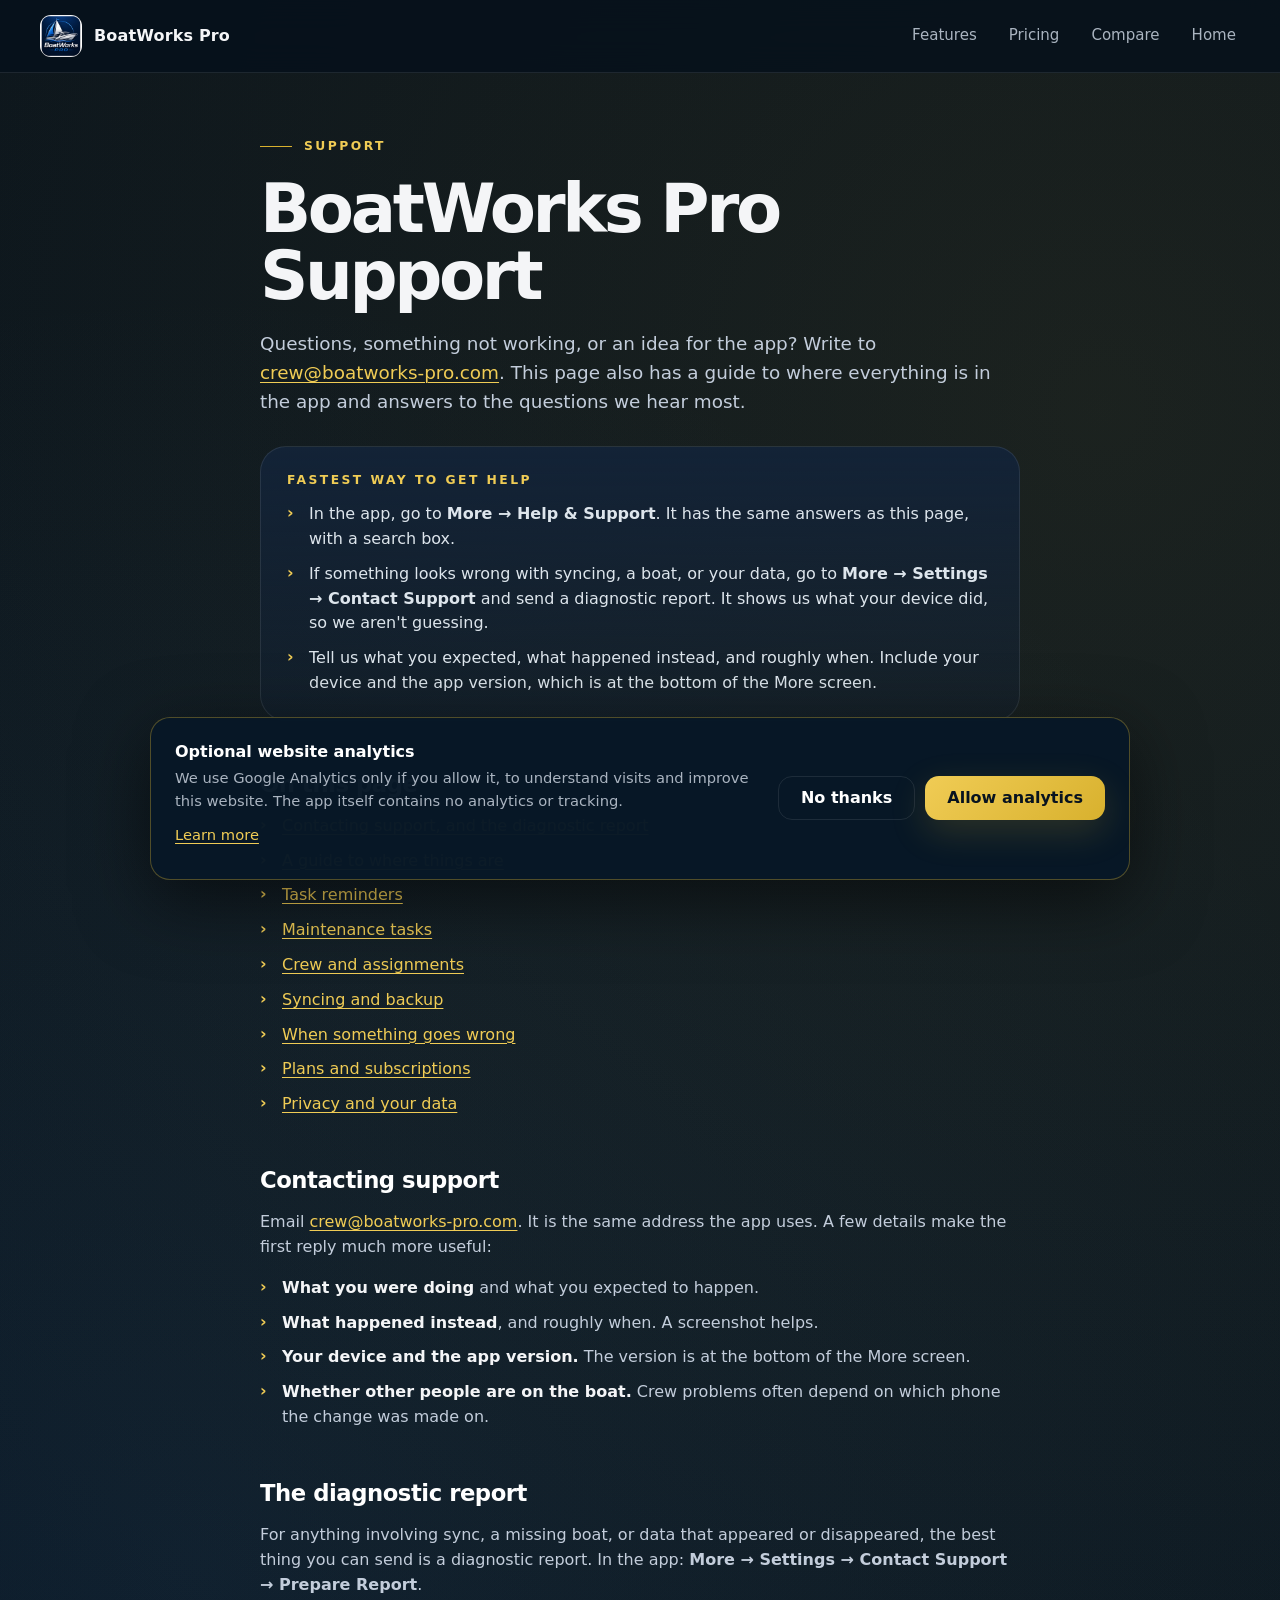
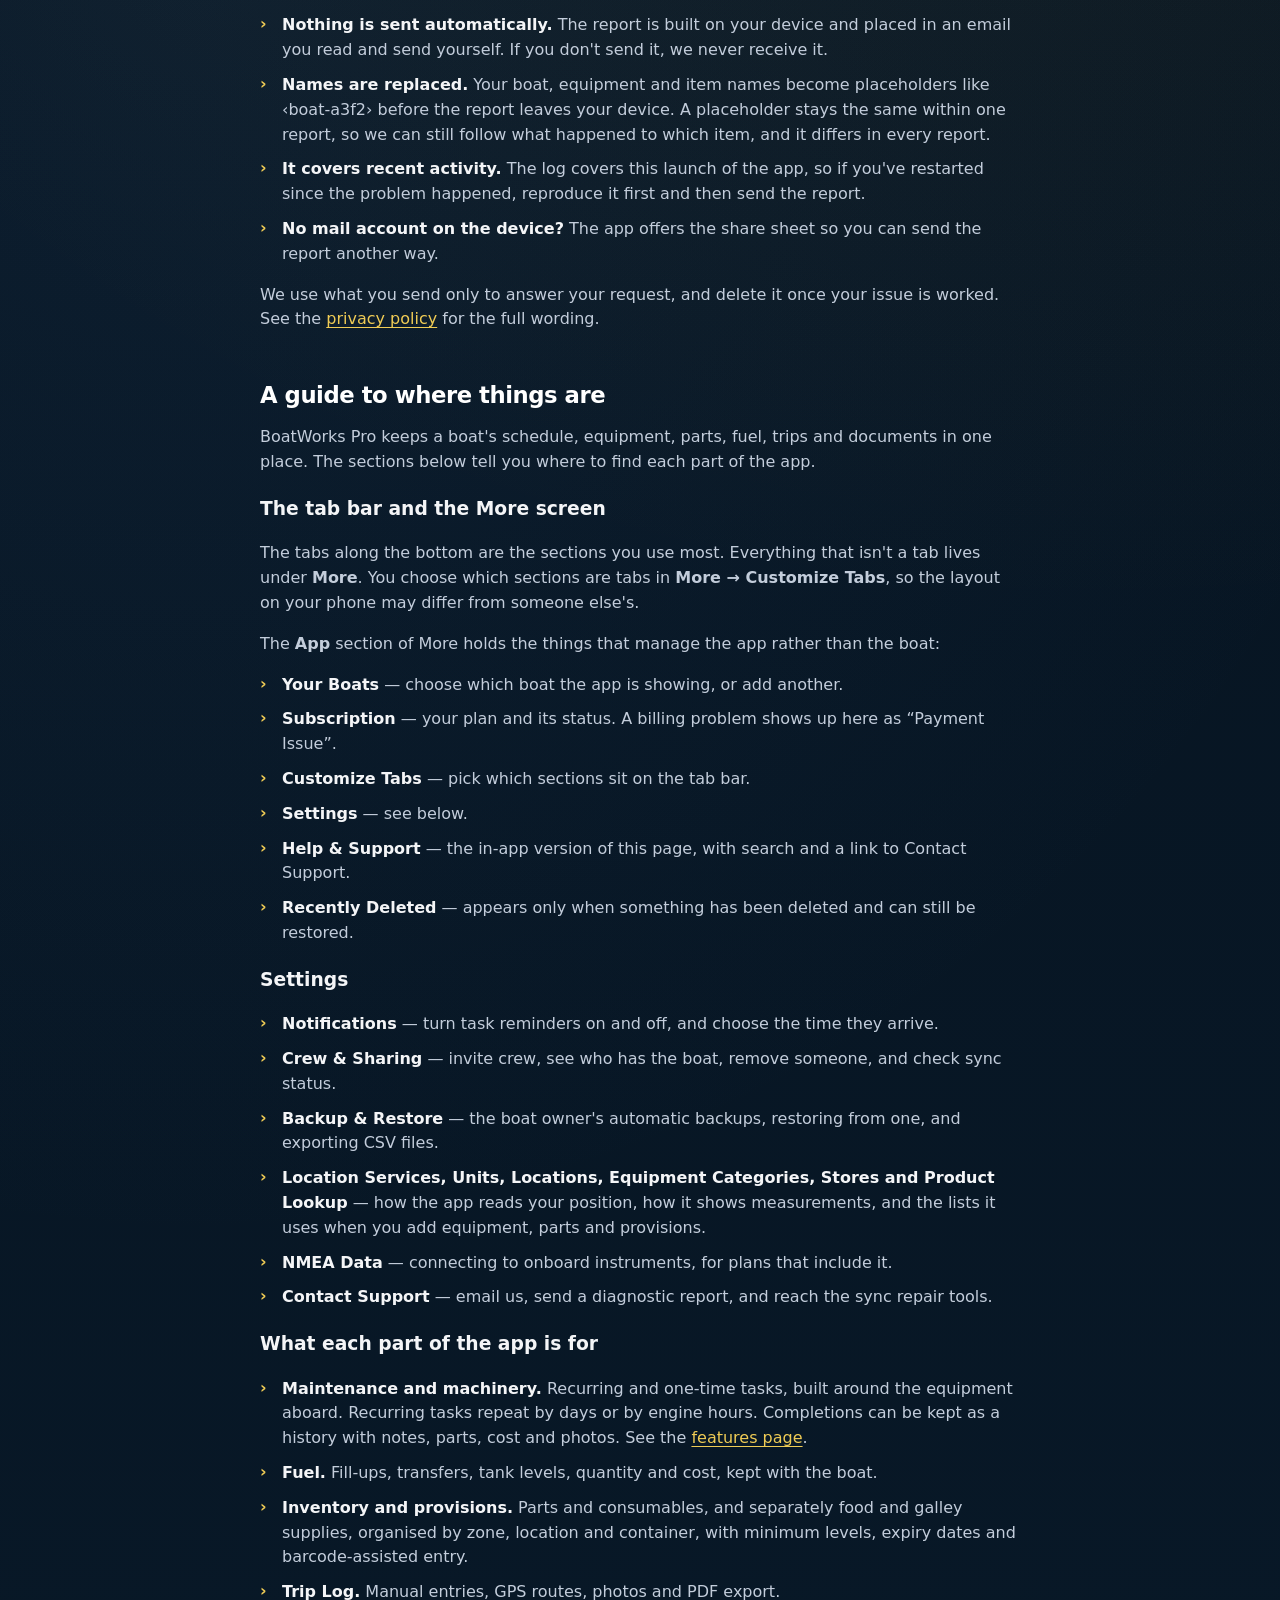
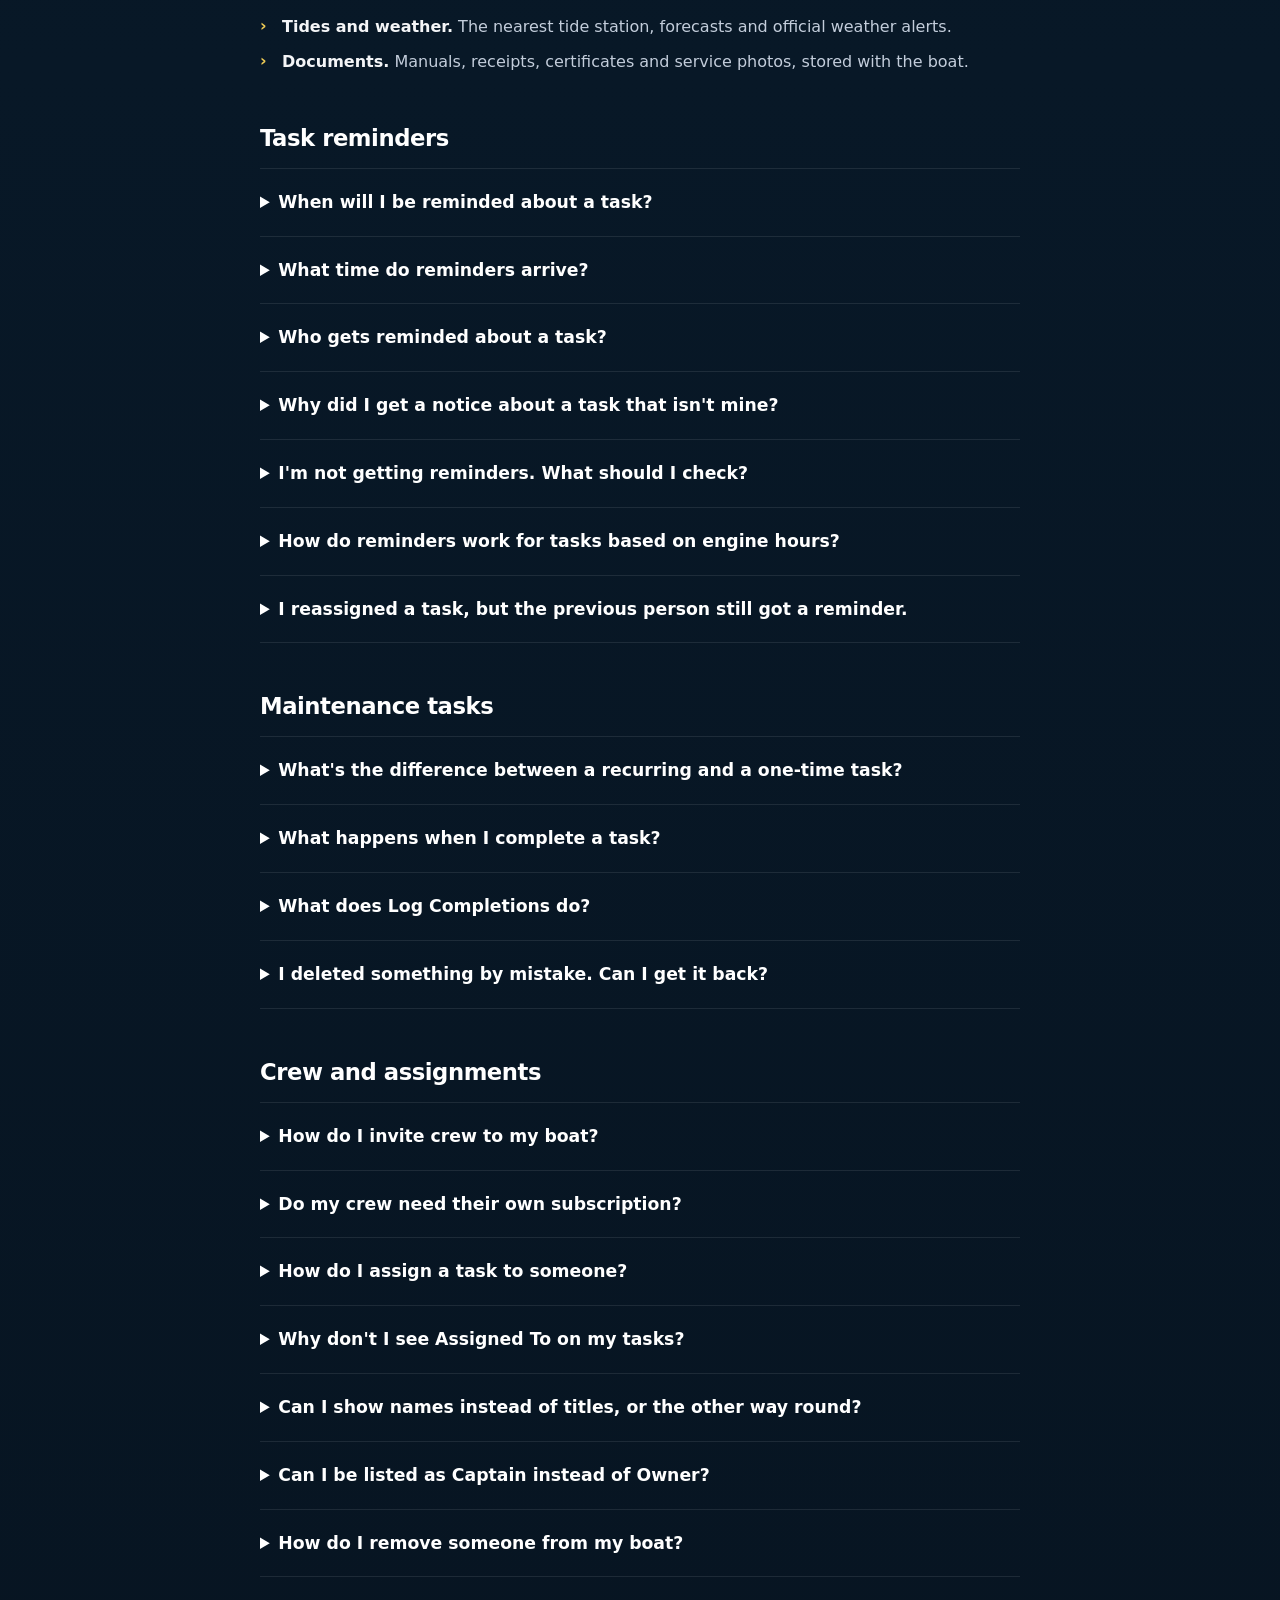
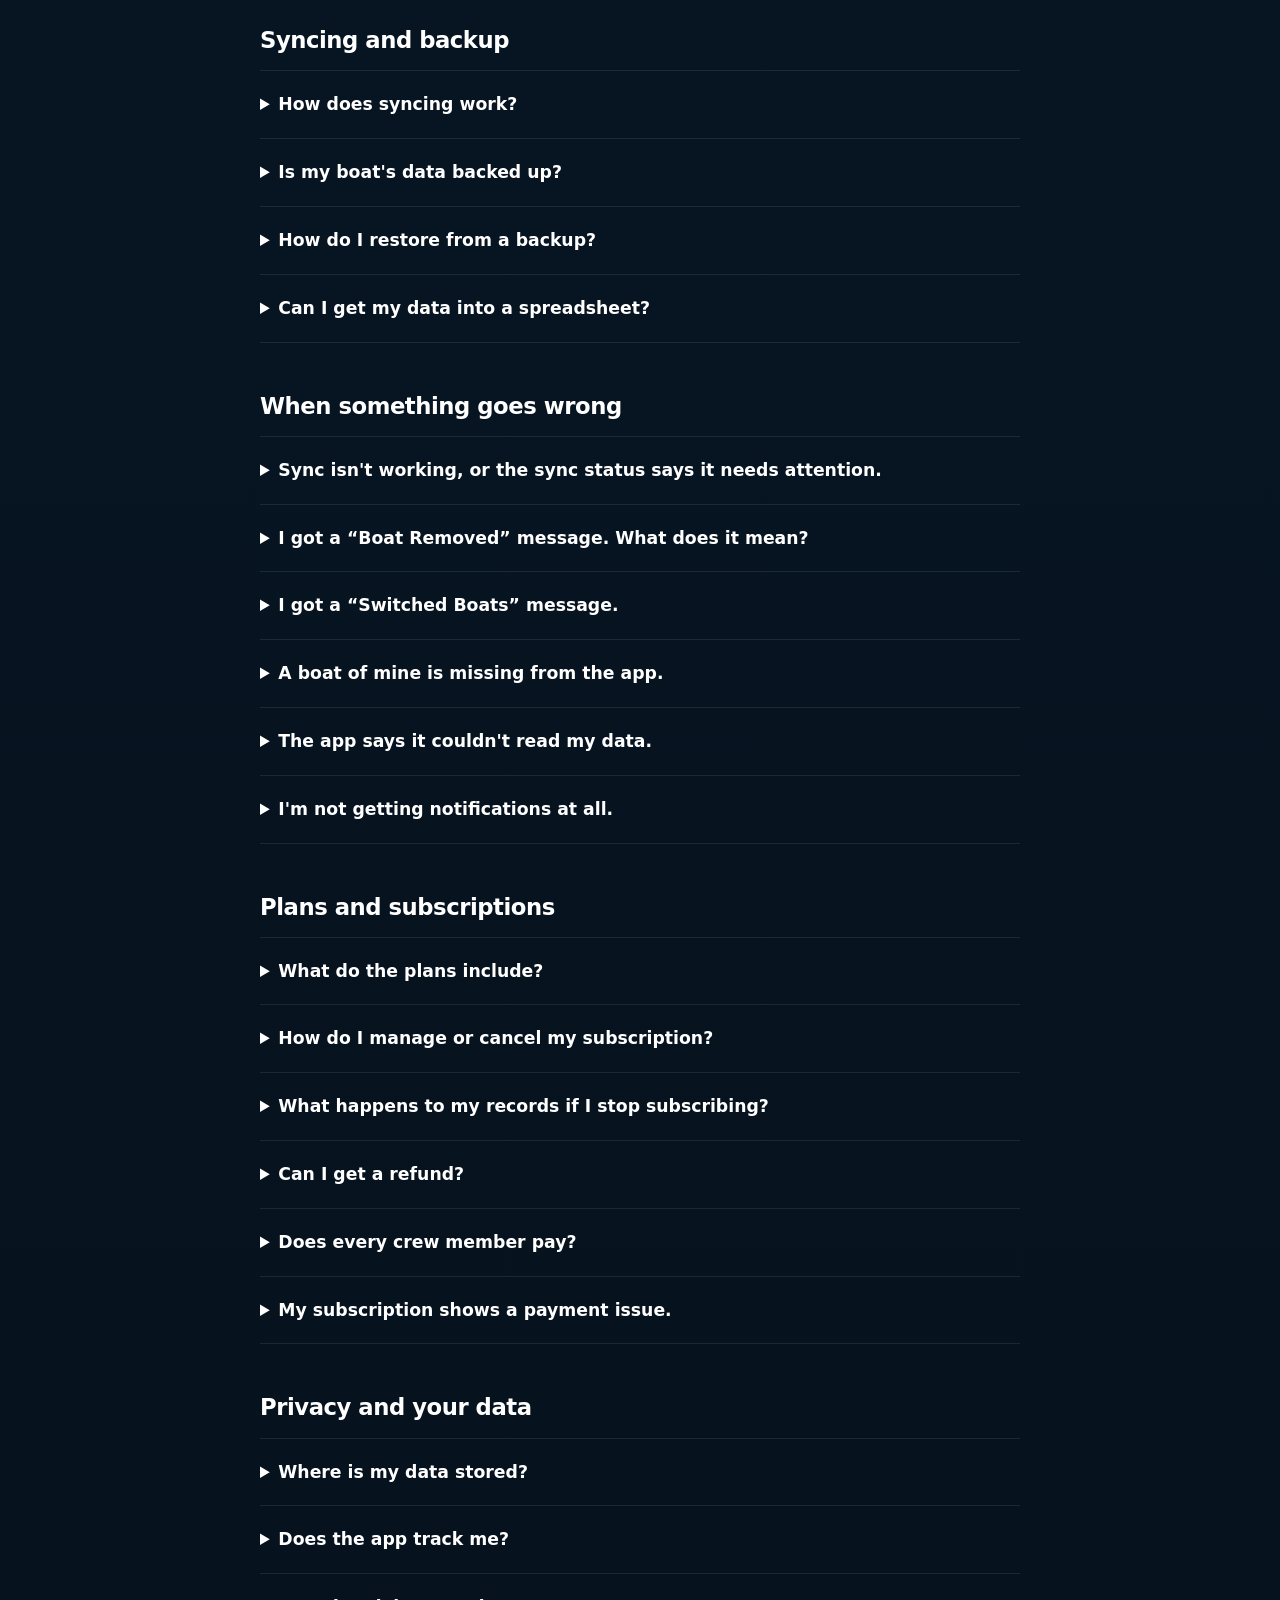
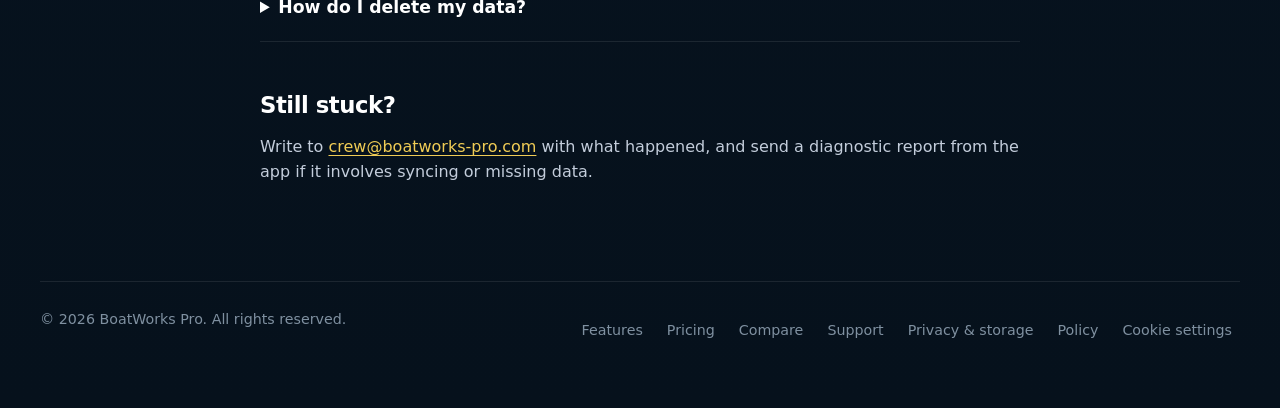
<file: support.html>
<!doctype html>
<html lang="en">
<head>
  <meta charset="utf-8">
  <meta name="viewport" content="width=device-width, initial-scale=1">
  <meta name="description" content="BoatWorks Pro support: how to reach us, a guide to where everything is in the app, and answers about reminders, crew sharing, syncing, backup, plans and privacy.">
  <meta name="theme-color" content="#071625">
  <link rel="canonical" href="https://boatworks-pro.com/support.html">
  <link rel="icon" href="assets/app-icon.png" type="image/png">
  <link rel="apple-touch-icon" href="assets/app-icon.png">
  <meta property="og:title" content="Support — BoatWorks Pro">
  <meta property="og:description" content="Contact BoatWorks Pro support, find your way around the app, and get answers about reminders, crew, syncing, backup and plans.">
  <meta property="og:type" content="website">
  <meta property="og:url" content="https://boatworks-pro.com/support.html">
  <meta property="og:image" content="https://boatworks-pro.com/assets/app-icon.png">
  <meta property="og:image:alt" content="BoatWorks Pro app icon">
  <meta name="twitter:card" content="summary">
  <title>Support — BoatWorks Pro</title>
  <link rel="preload" href="styles.css" as="style">
  <link rel="stylesheet" href="styles.css">
  <script src="site.js" defer></script>
</head>
<body>
<a class="skip-link" href="#main-content">Skip to main content</a>
<header class="nav">
  <div class="wrap nav-in">
    <a class="brand" href="/"><img src="assets/app-icon.png" alt="" width="42" height="42"><span>BoatWorks Pro</span></a>
    <nav class="navlinks" aria-label="Primary navigation">
      <a href="features.html">Features</a><a href="pricing.html">Pricing</a><a href="boatworks-pro-comparison.html">Compare</a>
      <a class="home-link" href="/">Home</a>
    </nav>
  </div>
</header>

<main id="main-content" tabindex="-1">
<section class="doc">
  <div class="wrap doc-wrap">
    <div class="eyebrow">Support</div>
    <h1 class="doc-title">BoatWorks Pro Support</h1>
    <p class="doc-lede">Questions, something not working, or an idea for the app? Write to
      <a href="mailto:crew@boatworks-pro.com?subject=BoatWorks%20Pro%20diagnostics%20%E2%80%94%20support%20request">crew@boatworks-pro.com</a>.
      This page also has a guide to where everything is in the app and answers to the questions we hear most.</p>

    <div class="doc-callout">
      <b>Fastest way to get help</b>
      <ul>
        <li>In the app, go to <strong>More → Help &amp; Support</strong>. It has the same answers as this page, with a search box.</li>
        <li>If something looks wrong with syncing, a boat, or your data, go to <strong>More → Settings → Contact Support</strong> and send a diagnostic report. It shows us what your device did, so we aren't guessing.</li>
        <li>Tell us what you expected, what happened instead, and roughly when. Include your device and the app version, which is at the bottom of the More screen.</li>
      </ul>
    </div>

    <h2>On this page</h2>
    <ul class="doc-list">
      <li><a href="#contact">Contacting support, and the diagnostic report</a></li>
      <li><a href="#guide">A guide to where things are</a></li>
      <li><a href="#faq-reminders">Task reminders</a></li>
      <li><a href="#faq-tasks">Maintenance tasks</a></li>
      <li><a href="#faq-crew">Crew and assignments</a></li>
      <li><a href="#faq-sync">Syncing and backup</a></li>
      <li><a href="#faq-trouble">When something goes wrong</a></li>
      <li><a href="#faq-plans">Plans and subscriptions</a></li>
      <li><a href="#faq-privacy">Privacy and your data</a></li>
    </ul>

    <h2 id="contact">Contacting support</h2>
    <p>Email <a href="mailto:crew@boatworks-pro.com?subject=BoatWorks%20Pro%20diagnostics%20%E2%80%94%20support%20request">crew@boatworks-pro.com</a>. It is the same address the app uses.
      A few details make the first reply much more useful:</p>
    <ul class="doc-list">
      <li><b>What you were doing</b> and what you expected to happen.</li>
      <li><b>What happened instead</b>, and roughly when. A screenshot helps.</li>
      <li><b>Your device and the app version.</b> The version is at the bottom of the More screen.</li>
      <li><b>Whether other people are on the boat.</b> Crew problems often depend on which phone the change was made on.</li>
    </ul>

    <h2>The diagnostic report</h2>
    <p>For anything involving sync, a missing boat, or data that appeared or disappeared, the best thing you can send is a diagnostic report. In the app:
      <strong>More → Settings → Contact Support → Prepare Report</strong>.</p>
    <ul class="doc-list">
      <li><b>Nothing is sent automatically.</b> The report is built on your device and placed in an email you read and send yourself. If you don't send it, we never receive it.</li>
      <li><b>Names are replaced.</b> Your boat, equipment and item names become placeholders like ‹boat-a3f2› before the report leaves your device. A placeholder stays the same within one report, so we can still follow what happened to which item, and it differs in every report.</li>
      <li><b>It covers recent activity.</b> The log covers this launch of the app, so if you've restarted since the problem happened, reproduce it first and then send the report.</li>
      <li><b>No mail account on the device?</b> The app offers the share sheet so you can send the report another way.</li>
    </ul>
    <p>We use what you send only to answer your request, and delete it once your issue is worked. See the <a href="privacy.html">privacy policy</a> for the full wording.</p>

    <h2 id="guide">A guide to where things are</h2>
    <p>BoatWorks Pro keeps a boat's schedule, equipment, parts, fuel, trips and documents in one place. The sections below tell you where to find each part of the app.</p>

    <h3>The tab bar and the More screen</h3>
    <p>The tabs along the bottom are the sections you use most. Everything that isn't a tab lives under <strong>More</strong>. You choose which sections are tabs in <strong>More → Customize Tabs</strong>, so the layout on your phone may differ from someone else's.</p>
    <p>The <strong>App</strong> section of More holds the things that manage the app rather than the boat:</p>
    <ul class="doc-list">
      <li><b>Your Boats</b> — choose which boat the app is showing, or add another.</li>
      <li><b>Subscription</b> — your plan and its status. A billing problem shows up here as “Payment Issue”.</li>
      <li><b>Customize Tabs</b> — pick which sections sit on the tab bar.</li>
      <li><b>Settings</b> — see below.</li>
      <li><b>Help &amp; Support</b> — the in-app version of this page, with search and a link to Contact Support.</li>
      <li><b>Recently Deleted</b> — appears only when something has been deleted and can still be restored.</li>
    </ul>

    <h3>Settings</h3>
    <ul class="doc-list">
      <li><b>Notifications</b> — turn task reminders on and off, and choose the time they arrive.</li>
      <li><b>Crew &amp; Sharing</b> — invite crew, see who has the boat, remove someone, and check sync status.</li>
      <li><b>Backup &amp; Restore</b> — the boat owner's automatic backups, restoring from one, and exporting CSV files.</li>
      <li><b>Location Services, Units, Locations, Equipment Categories, Stores and Product Lookup</b> — how the app reads your position, how it shows measurements, and the lists it uses when you add equipment, parts and provisions.</li>
      <li><b>NMEA Data</b> — connecting to onboard instruments, for plans that include it.</li>
      <li><b>Contact Support</b> — email us, send a diagnostic report, and reach the sync repair tools.</li>
    </ul>

    <h3>What each part of the app is for</h3>
    <ul class="doc-list">
      <li><b>Maintenance and machinery.</b> Recurring and one-time tasks, built around the equipment aboard. Recurring tasks repeat by days or by engine hours. Completions can be kept as a history with notes, parts, cost and photos. See the <a href="features.html">features page</a>.</li>
      <li><b>Fuel.</b> Fill-ups, transfers, tank levels, quantity and cost, kept with the boat.</li>
      <li><b>Inventory and provisions.</b> Parts and consumables, and separately food and galley supplies, organised by zone, location and container, with minimum levels, expiry dates and barcode-assisted entry.</li>
      <li><b>Trip Log.</b> Manual entries, GPS routes, photos and PDF export.</li>
      <li><b>Tides and weather.</b> The nearest tide station, forecasts and official weather alerts.</li>
      <li><b>Documents.</b> Manuals, receipts, certificates and service photos, stored with the boat.</li>
    </ul>

    <h2 id="faq-reminders">Task reminders</h2>
    <div class="faq">
      <details><summary>When will I be reminded about a task?</summary>
        <p>The day before a task is due, on the day it's due, and then once a day for up to three days while it's overdue. After that the reminders stop; the task still shows as overdue in the app.</p>
        <p>If several tasks land on the same morning you get one notice listing them. Tapping it opens Maintenance, filtered to the tasks that need attention.</p></details>
      <details><summary>What time do reminders arrive?</summary>
        <p>At 9:00 AM by default. Change it in Settings → Notifications → Remind Me At. The time is your phone's local time, so reminders follow you if you travel to another time zone.</p></details>
      <details><summary>Who gets reminded about a task?</summary>
        <p>If a task is assigned to someone, only that person is reminded. If it isn't assigned to anyone, or you're the only person on the boat, everyone who has the boat is reminded.</p>
        <p>If the person a task was assigned to is removed from the boat, the task goes back to reminding everyone.</p></details>
      <details><summary>Why did I get a notice about a task that isn't mine?</summary>
        <p>As the boat's owner you're also told when a task assigned to crew is still open three days after it was due. Turn this off with Crew Task 3 Days Overdue in Settings → Notifications. That switch only appears once someone has joined your boat.</p></details>
      <details><summary>I'm not getting reminders. What should I check?</summary>
        <p>Work down this list:</p>
        <p>1. iOS Settings → BoatWorks Pro → Notifications is on. Settings → Notifications in the app shows whether iOS is allowing them.<br>
           2. Task Reminders is switched on in Settings → Notifications.<br>
           3. The task belongs to a piece of equipment and has a due date or an interval. A task without equipment doesn't send reminders.<br>
           4. The task isn't completed, and isn't assigned to someone else.<br>
           5. A Focus mode or Do Not Disturb isn't silencing the app.</p>
        <p>Everyone has to allow notifications on their own phone. The owner can't turn them on for crew.</p></details>
      <details><summary>How do reminders work for tasks based on engine hours?</summary>
        <p>The app estimates the due date from how quickly you've been adding engine hours, then reminds you on that date the same way as any other task.</p>
        <p>If there isn't enough hour history yet to estimate a date, you're reminded once the task is past its interval, and the app nudges you to log your hours.</p></details>
      <details><summary>I reassigned a task, but the previous person still got a reminder.</summary>
        <p>Reminders are scheduled on each person's own phone, so a phone that's offline keeps its old reminders until it next syncs. Once it syncs, the change takes effect.</p></details>
    </div>

    <h2 id="faq-tasks">Maintenance tasks</h2>
    <div class="faq">
      <details><summary>What's the difference between a recurring and a one-time task?</summary>
        <p>A recurring task repeats on an interval, either every so many days or every so many engine hours, and starts over each time you complete it. A one-time task has a single due date and is finished once you complete it.</p></details>
      <details><summary>What happens when I complete a task?</summary>
        <p>A recurring task's interval starts over from now. If Log Completions is on for the task, the completion is also saved to the maintenance history with the date and any notes, parts and cost you enter.</p>
        <p>A one-time task is marked completed and stops sending reminders.</p></details>
      <details><summary>What does Log Completions do?</summary>
        <p>When it's on, every completion is saved to the maintenance history. When it's off, completing the task only resets its interval and no history entry is kept. You can change it when you edit the task.</p></details>
      <details><summary>I deleted something by mistake. Can I get it back?</summary>
        <p>Open More and look for Recently Deleted. It appears only when something has been deleted and can still be restored, and it lets you bring items back.</p></details>
    </div>

    <h2 id="faq-crew">Crew and assignments</h2>
    <div class="faq">
      <details><summary>How do I invite crew to my boat?</summary>
        <p>Go to Settings → Crew &amp; Sharing and tap Invite Crew Member, then send the invitation. Sharing a boat with crew is part of the Cruiser plan, and a boat can have up to 7 crew members. Invitations use Apple's CloudKit sharing, so the people you invite need an Apple Account.</p></details>
      <details><summary>Do my crew need their own subscription?</summary>
        <p>No. Crew who join your boat use it under your plan.</p></details>
      <details><summary>How do I assign a task to someone?</summary>
        <p>Open the task and choose Assigned To. The choices are you, everyone who has joined your boat, or Unassigned.</p></details>
      <details><summary>Why don't I see Assigned To on my tasks?</summary>
        <p>It only appears once other people are on the boat. Invite crew from Settings → Crew &amp; Sharing; Assigned To shows up once they've joined.</p></details>
      <details><summary>Can I show names instead of titles, or the other way round?</summary>
        <p>Yes. In Settings → Crew &amp; Sharing, Show Crew By switches Assigned To and the task badges between each person's name and their role. It only changes your phone.</p>
        <p>If you own the boat, tap your own row under Crew to set your name and role. Tap a crew member's row to set theirs. Anyone with no role shows their name either way.</p></details>
      <details><summary>Can I be listed as Captain instead of Owner?</summary>
        <p>Yes. In Settings → Crew &amp; Sharing, tap your own row under Crew and set Your Role to Captain or Owner. It's the role crew see for you in Assigned To.</p></details>
      <details><summary>How do I remove someone from my boat?</summary>
        <p>In Settings → Crew &amp; Sharing, tap their row under Crew and choose Remove from this boat. Their access ends the next time their phone connects, and your boat is cleared from it then.</p>
        <p>If their phone is lost or won't be used again, choose Remove Now to end their access immediately.</p></details>
    </div>

    <h2 id="faq-sync">Syncing and backup</h2>
    <div class="faq">
      <details><summary>How does syncing work?</summary>
        <p>Your boat's data syncs through your own iCloud account. BoatWorks Pro has no server of its own, so we never hold a copy of your data.</p>
        <p>Edits you make with no signal are kept on your phone and sync when you're back online. Phones that are near each other can also sync directly, over the local network or Bluetooth, so a crew can stay in step offshore.</p></details>
      <details><summary>Is my boat's data backed up?</summary>
        <p>Yes. BoatWorks Pro saves a backup of your boat's data, including photos and attachments, to iCloud Drive automatically each day and keeps the last 10. It's separate from syncing. Backups are made by the boat's owner.</p></details>
      <details><summary>How do I restore from a backup?</summary>
        <p>If you're the boat's owner, go to Settings → Backup &amp; Restore, choose a backup and confirm. The records come back on this phone and sync out to your other devices.</p></details>
      <details><summary>Can I get my data into a spreadsheet?</summary>
        <p>Yes, if you're the boat's owner. Settings → Backup &amp; Restore → Export CSV exports your equipment, inventory and categories as CSV files. Maintenance schedules and history aren't included; they stay in the full backup.</p></details>
    </div>

    <h2 id="faq-trouble">When something goes wrong</h2>
    <div class="faq">
      <details><summary>Sync isn't working, or the sync status says it needs attention.</summary>
        <p>First check that you're signed in to iCloud and connected to the internet. Then open Settings → Crew &amp; Sharing: when sync needs attention, the status line turns amber or red, and a Fix Sync Problem link appears. It leads to Sync Repair.</p>
        <p>If repair doesn't help, use the Contact Support link right under it and send a diagnostic report.</p></details>
      <details><summary>I got a “Boat Removed” message. What does it mean?</summary>
        <p>The owner removed this device's access to that boat, or reset the boat's iCloud data, while you were looking at a different boat. Its copy has been cleared from this device. Your other boats are untouched.</p>
        <p>If you weren't expecting it, ask the boat's owner first, then contact support if it still doesn't add up.</p></details>
      <details><summary>I got a “Switched Boats” message.</summary>
        <p>The boat you were viewing is no longer reachable, so the app switched you to another boat you have on this device. Nothing was erased. The old boat's copy is still on this device; it just can't sync anymore.</p></details>
      <details><summary>A boat of mine is missing from the app.</summary>
        <p>Go to Settings → Contact Support → Boats in iCloud. It lists the boats stored in your iCloud and lets you bring one back onto this device. If it isn't listed there, or the app says it can't safely choose one, send us a diagnostic report and we'll look at it with you.</p></details>
      <details><summary>The app says it couldn't read my data.</summary>
        <p>The app shows a Data Recovery screen with options to check your connection and iCloud again, or to rebuild this device from an existing owner boat in iCloud. Don't delete the app before contacting support. The old copy is set aside rather than deleted, and the Contact Support page lists anything set aside so you can send it to us.</p></details>
      <details><summary>I'm not getting notifications at all.</summary>
        <p>See “I'm not getting reminders” above. It covers iOS permissions, the in-app switch, and Focus modes.</p></details>
    </div>

    <h2 id="faq-plans">Plans and subscriptions</h2>
    <div class="faq">
      <details><summary>What do the plans include?</summary>
        <p>BoatWorks Pro is a free download with an Anchor plan that stays free, and optional annual subscriptions (Cruiser and Commodore) for more systems, crew sharing, automation and connected instruments. The <a href="pricing.html">pricing page</a> has the current details.</p></details>
      <details><summary>How do I manage or cancel my subscription?</summary>
        <p>Subscriptions are handled entirely by Apple. In iOS, open Settings → your name → Subscriptions and choose BoatWorks Pro. More → Subscription in the app shows your plan and its status.</p></details>
      <details><summary>What happens to my records if I stop subscribing?</summary>
        <p>Your records are not deleted. Features above the free allowance may become read-only or limited, while the underlying vessel history remains safe. Your data lives on your device and in your own iCloud, so it was never ours to hold back.</p></details>
      <details><summary>Can I get a refund?</summary>
        <p>Apple processes all purchases and refunds. Request one through Apple at <a href="https://reportaproblem.apple.com" rel="noopener">reportaproblem.apple.com</a>. We never see your payment details.</p></details>
      <details><summary>Does every crew member pay?</summary>
        <p>No. The vessel owner covers the shared boat; invited crew do not need a separate subscription for that shared record.</p></details>
      <details><summary>My subscription shows a payment issue.</summary>
        <p>A failing payment shows up in More as “Subscription: Payment Issue”. Fix the payment method in iOS Settings → your name → Subscriptions, or in your Apple Account's payment settings, to keep access without interruption.</p></details>
    </div>

    <h2 id="faq-privacy">Privacy and your data</h2>
    <div class="faq">
      <details><summary>Where is my data stored?</summary>
        <p>On your device, and in your own iCloud account if you have iCloud turned on. There is no BoatWorks Pro account and no BoatWorks Pro server, and we have no way to read your records. See <a href="private-boat-app.html">privacy and storage</a>.</p></details>
      <details><summary>Does the app track me?</summary>
        <p>No. The app contains no analytics, advertising or tracking code. The <a href="privacy.html">privacy policy</a> lists the outside services some features contact, such as weather, tides, charts and barcode lookup, and what each one receives.</p></details>
      <details><summary>How do I delete my data?</summary>
        <p>Delete individual records inside the app, or delete the app to remove its local data from that device. To remove the app's iCloud data, use iOS Settings → your name → iCloud → Manage Account Storage. You can stop sharing with a crew member at any time from the sharing screen. There is nothing to request from us, because we never receive your boat records.</p></details>
    </div>

    <h2>Still stuck?</h2>
    <p>Write to <a href="mailto:crew@boatworks-pro.com?subject=BoatWorks%20Pro%20diagnostics%20%E2%80%94%20support%20request">crew@boatworks-pro.com</a> with what happened, and send a diagnostic report from the app if it involves syncing or missing data.</p>
  </div>
</section>
</main>

<footer>
  <div class="wrap footer-in">
    <div>© 2026 BoatWorks Pro. All rights reserved.</div>
    <div class="footer-links"><a href="features.html">Features</a><a href="pricing.html">Pricing</a><a href="boatworks-pro-comparison.html">Compare</a><a href="support.html" aria-current="page">Support</a><a href="private-boat-app.html">Privacy &amp; storage</a><a href="privacy.html">Policy</a><button type="button" class="footer-consent" data-consent-settings>Cookie settings</button></div>
  </div>
</footer>
<aside class="consent" data-consent-banner hidden aria-labelledby="consent-title">
  <div>
    <strong id="consent-title">Optional website analytics</strong>
    <p>We use Google Analytics only if you allow it, to understand visits and improve this website. The app itself contains no analytics or tracking.</p>
    <a class="consent-learn" href="privacy.html#website-analytics">Learn more</a>
  </div>
  <div class="consent-actions">
    <button type="button" class="btn alt" data-consent-decline>No thanks</button>
    <button type="button" class="btn" data-consent-accept>Allow analytics</button>
  </div>
</aside>
</body>
</html>
</file>
<file: styles.css>
:root{
  --bg:#07131f; --bg2:#0a1b2b; --panel:#132337; --panel2:#1b2c40;
  --gold:#d8b12e; --gold2:#f0cc55; --text:#f4f5f7; --muted:#aab4c0;
  --line:rgba(255,255,255,.09); --max:1180px; --r:26px;
}
*{box-sizing:border-box}
html{scroll-behavior:smooth}
body{
  margin:0;color:var(--text);
  background:
    radial-gradient(circle at 86% 6%,rgba(216,177,46,.10),transparent 28%),
    radial-gradient(circle at 15% 23%,rgba(64,116,171,.10),transparent 24%),
    linear-gradient(180deg,#06111c 0%,#081827 48%,#06111c 100%);
  /* Matches SwiftUI's .system typography: SF Pro on Apple devices and the
     native interface family on other platforms. */
  font-family:system-ui,sans-serif;
  line-height:1.55;
}
img{display:block;max-width:100%}
a{color:inherit;text-decoration:none}
button{font:inherit}
.skip-link{position:fixed;left:16px;top:12px;z-index:1000;padding:10px 14px;border-radius:10px;background:#fff;color:#07131f;font-weight:800;transform:translateY(-160%);transition:transform .15s ease}
.skip-link:focus{transform:translateY(0)}
:focus-visible{outline:3px solid var(--gold2);outline-offset:4px}
.wrap{width:min(calc(100% - 40px),var(--max));margin:auto}
.nav{position:sticky;top:0;z-index:50;background:rgba(6,17,28,.82);backdrop-filter:blur(16px);border-bottom:1px solid var(--line)}
.nav-in{height:72px;display:flex;align-items:center;justify-content:space-between;gap:20px}
.brand{display:flex;align-items:center;gap:12px;font-weight:850;letter-spacing:.01em}
.brand{min-height:44px}
.brand span{white-space:nowrap}
.brand img{width:42px;height:42px;border-radius:11px}
.navlinks{display:flex;gap:24px;align-items:center;color:var(--muted);font-size:.94rem}
.navlinks a{display:inline-flex;align-items:center;min-width:44px;min-height:44px;padding:0 4px}
.navlinks a:hover{color:#fff}
.btn{display:inline-flex;align-items:center;justify-content:center;min-height:50px;padding:0 22px;border-radius:14px;background:linear-gradient(135deg,var(--gold2),var(--gold));color:#08131f;font-weight:850;box-shadow:0 12px 36px rgba(216,177,46,.18);transition:.2s ease}
.btn:hover{transform:translateY(-2px);box-shadow:0 16px 42px rgba(216,177,46,.26)}
.btn.alt{background:transparent;border:1px solid var(--line);color:#fff;box-shadow:none}
.hero{padding:88px 0 80px;overflow:hidden}
.hero-grid{display:grid;grid-template-columns:1fr 1fr;gap:58px;align-items:center}
.eyebrow{display:flex;align-items:center;gap:12px;color:var(--gold2);font-size:.77rem;font-weight:900;letter-spacing:.20em;text-transform:uppercase}
.eyebrow:before{content:"";width:32px;height:1px;background:var(--gold)}
h1{font-size:clamp(3.4rem,7vw,6.5rem);line-height:.92;letter-spacing:-.06em;margin:22px 0 26px}
.hero p{font-size:1.18rem;color:var(--muted);max-width:660px;margin:0 0 30px}
.hero-actions{display:flex;gap:12px;flex-wrap:wrap}
.fine{margin-top:14px;color:#8393a3;font-size:.87rem}
.phone-wrap{position:relative;min-height:650px}
.phone{width:53%;position:absolute;right:3%;top:0;border-radius:36px;overflow:hidden;box-shadow:0 40px 90px rgba(0,0,0,.48),0 0 0 1px rgba(255,255,255,.09);transform:rotate(2deg);z-index:2}
.phone.secondary{left:2%;right:auto;top:190px;width:46%;transform:rotate(-5deg);z-index:1}
.phone img{width:100%;height:auto}
.phone a{display:block}
.glow{position:absolute;right:-5%;top:11%;width:72%;height:65%;background:radial-gradient(circle,rgba(216,177,46,.14),transparent 70%);filter:blur(18px)}
section{padding:82px 0}
.section-head{max-width:760px;margin-bottom:38px}
.section-head h2{font-size:clamp(2.3rem,4.7vw,4rem);line-height:1;letter-spacing:-.045em;margin:12px 0 15px}
.section-head p{margin:0;color:var(--muted);font-size:1.07rem}
.feature-row{display:grid;grid-template-columns:.9fr 1.1fr;gap:58px;align-items:center;margin:62px 0}
.feature-row.reverse{grid-template-columns:1.1fr .9fr}
.feature-row.reverse .feature-copy{order:2}
.feature-row.reverse .screen-card{order:1}
.feature-copy h3{font-size:clamp(2rem,4vw,3.3rem);line-height:1.02;letter-spacing:-.04em;margin:10px 0 14px}
.feature-copy p{color:var(--muted);font-size:1.05rem;margin:0 0 20px}
.bullets{display:grid;gap:11px;margin:0;padding:0;list-style:none}
.bullets li{position:relative;padding-left:28px;color:#dde5ec}
.bullets li:before{content:"";position:absolute;left:4px;top:.28em;width:7px;height:13px;border:solid var(--gold2);border-width:0 2px 2px 0;transform:rotate(45deg)}
.screen-card{display:flex;justify-content:center}
.screen-card>a{display:flex;justify-content:center;width:100%;border-radius:34px}
.screen-card img{width:min(430px,90%);border-radius:34px;box-shadow:0 30px 75px rgba(0,0,0,.42),0 0 0 1px rgba(255,255,255,.08)}
.trip{display:grid;grid-template-columns:.82fr 1.18fr;gap:58px;align-items:center}
.trip img{width:min(460px,92%);margin:auto;border-radius:34px;box-shadow:0 30px 75px rgba(0,0,0,.42),0 0 0 1px rgba(255,255,255,.08)}
.trip h2{font-size:clamp(2.5rem,5vw,4.4rem);line-height:.98;letter-spacing:-.05em;margin:12px 0 18px}
.trip p{color:var(--muted);font-size:1.07rem}
.grid3{display:grid;grid-template-columns:repeat(3,1fr);gap:16px;margin-top:28px}
.mini{padding:22px;border:1px solid var(--line);border-radius:18px;background:linear-gradient(180deg,rgba(25,43,62,.85),rgba(10,26,41,.88))}
.mini b{display:block;color:var(--gold2);margin-bottom:6px}
.mini span{color:var(--muted);font-size:.9rem}
.gallery{display:grid;grid-template-columns:repeat(3,1fr);gap:18px}
.gallery>a{display:block;border-radius:28px}
.gallery img{width:100%;border-radius:28px;box-shadow:0 24px 60px rgba(0,0,0,.34),0 0 0 1px rgba(255,255,255,.07)}
.phone a:hover img,.screen-card>a:hover img,.trip>div:first-child>a:hover img,.gallery>a:hover img{box-shadow:0 34px 84px rgba(0,0,0,.5),0 0 0 2px rgba(240,204,85,.32)}
.cta{display:flex;align-items:center;justify-content:space-between;gap:30px;padding:48px;border-radius:30px;border:1px solid rgba(216,177,46,.24);background:radial-gradient(circle at 90% 10%,rgba(216,177,46,.14),transparent 30%),linear-gradient(135deg,#102b42,#091d2f)}
.cta-left{display:flex;gap:18px;align-items:center}
.cta-left img{width:80px;height:80px;border-radius:20px}
.cta h2{font-size:clamp(2rem,4vw,3.2rem);line-height:1;letter-spacing:-.045em;margin:0 0 8px}
.cta p{margin:0;color:var(--muted)}
footer{padding:40px 0 56px;color:#7f90a0;font-size:.89rem}
.footer-in{border-top:1px solid var(--line);padding-top:26px;display:flex;justify-content:space-between;gap:20px}
.footer-links{display:flex;gap:8px;flex-wrap:wrap;align-items:center}
.footer-links a,.footer-consent{display:inline-flex;align-items:center;min-height:44px;padding:0 8px}
.footer-consent,.inline-consent{border:0;background:transparent;color:inherit;cursor:pointer}
.footer-consent:hover{color:#fff}
.inline-consent{display:inline-flex;align-items:center;min-height:44px;padding:0;color:var(--gold2);vertical-align:middle;text-decoration:underline;text-underline-offset:3px;text-decoration-thickness:1px}
.inline-consent:hover{color:#fff}
.consent{position:fixed;left:20px;right:20px;bottom:20px;z-index:100;max-width:980px;margin:auto;display:flex;align-items:center;justify-content:space-between;gap:24px;padding:22px 24px;border:1px solid rgba(216,177,46,.35);border-radius:20px;background:rgba(8,24,39,.98);box-shadow:0 20px 70px rgba(0,0,0,.55)}
.consent[hidden]{display:none}
.consent strong{display:block;color:#fff;margin-bottom:3px}
.consent p{margin:0;color:var(--muted);font-size:.92rem}
.consent-learn{display:inline-flex;align-items:center;min-height:44px;color:var(--gold2);font-size:.92rem;text-decoration:underline;text-underline-offset:3px}
.consent-actions{display:flex;gap:10px;flex:0 0 auto}
.consent .btn{min-height:44px;border:0;cursor:pointer;white-space:nowrap}
.consent .btn.alt{border:1px solid var(--line)}

@media(min-width:1050px){
  .wrap{width:min(calc(100% - 80px),1240px)}
  .hero{padding:108px 0 100px}
  .hero-grid{grid-template-columns:.92fr 1.08fr;gap:84px}
  .hero-copy{padding-top:16px}
  .hero-copy>p{max-width:610px}
  .phone-wrap{min-height:680px;perspective:1400px}
  .phone{width:40%;right:12%;top:8px;border-radius:30px;transform:rotate(3.5deg) translateY(4px)}
  .phone.secondary{width:34%;left:8%;top:185px;border-radius:28px;transform:rotate(-6deg)}
  .glow{right:6%;top:7%;width:68%;height:64%}
  section{padding:100px 0}
  .section-head{max-width:800px;margin-bottom:44px}
  .feature-row,.feature-row.reverse{min-height:690px;gap:96px;margin:96px 0}
  .feature-row{grid-template-columns:1.02fr .98fr}
  .feature-row.reverse{grid-template-columns:.98fr 1.02fr}
  .feature-copy{max-width:570px}
  .feature-copy h3{font-size:3.3rem}
  .screen-card{position:relative;min-height:650px;display:flex;align-items:center;justify-content:center;perspective:1400px}
  .screen-card:before{content:"";position:absolute;width:76%;aspect-ratio:1/1;border-radius:50%;background:radial-gradient(circle,rgba(216,177,46,.10),transparent 68%);filter:blur(12px)}
  .screen-card img{position:relative;z-index:1;width:300px;max-height:none;height:auto;object-fit:contain;border-radius:28px}
  .feature-row:nth-of-type(2) .screen-card img{transform:rotate(3deg) translateX(18px)}
  .feature-row:nth-of-type(3) .screen-card img{transform:rotate(-4deg) translateX(-14px)}
  .feature-row:nth-of-type(4) .screen-card img{transform:rotate(2.5deg) translateX(16px)}
  .feature-row:nth-of-type(5) .screen-card img{transform:rotate(-3deg) translateX(-12px)}
  .trip{grid-template-columns:.88fr 1.12fr;gap:92px}
  .trip>div:first-child{min-height:690px;display:flex;justify-content:center;align-items:center;position:relative}
  .trip>div:first-child:before{content:"";position:absolute;width:74%;aspect-ratio:1/1;border-radius:50%;background:radial-gradient(circle,rgba(55,103,156,.16),transparent 70%);filter:blur(14px)}
  .trip img{width:330px;height:auto;object-fit:contain;transform:rotate(-3deg);position:relative;z-index:1}
  .gallery{grid-template-columns:repeat(3,1fr);gap:34px 28px;align-items:start;padding-top:10px}
  .gallery img{width:82%;height:auto;object-fit:contain;justify-self:center;border-radius:25px;transition:.25s ease}
  .gallery img:nth-child(1){transform:rotate(-2.5deg) translateY(28px)}
  .gallery img:nth-child(2){transform:rotate(2deg) translateY(-12px)}
  .gallery img:nth-child(3){transform:rotate(-1.5deg) translateY(42px)}
  .gallery img:nth-child(4){transform:rotate(2.5deg) translateY(-8px)}
  .gallery img:nth-child(5){transform:rotate(-2deg) translateY(34px)}
  .gallery img:nth-child(6){transform:rotate(1.5deg)}
  .gallery img:hover{transform:translateY(-8px) rotate(0deg) scale(1.02);box-shadow:0 36px 84px rgba(0,0,0,.46),0 0 0 1px rgba(255,255,255,.10);z-index:3}
  .cta{padding:58px 62px}
}
@media(min-width:1500px){
  .wrap{width:min(calc(100% - 140px),1320px)}
  .hero-grid{gap:110px}
  .phone{width:38%;right:14%}
  .phone.secondary{width:32%;left:10%}
  .feature-row,.feature-row.reverse{gap:112px}
  .screen-card img{width:320px}
  .trip img{width:350px}
  .gallery img{width:78%}
}
@media(max-width:900px){
  .navlinks>a:not(.btn){display:none}
  .navlinks>a.home-link{display:inline-flex}
  .hero{padding-top:58px}
  .hero-grid,.feature-row,.feature-row.reverse,.trip{grid-template-columns:1fr}
  .hero-copy{text-align:center}
  .hero-copy .eyebrow,.trip .eyebrow{justify-content:center}
  .hero p{margin-left:auto;margin-right:auto}
  .hero-actions{justify-content:center}
  .phone-wrap{min-height:600px;max-width:620px;width:100%;margin:auto}
  .feature-row.reverse .feature-copy,.feature-row.reverse .screen-card{order:initial}
  .feature-copy{text-align:center}
  .bullets{max-width:620px;margin:auto;text-align:left}
  .trip-copy{order:-1;text-align:center}
  .gallery{grid-template-columns:1fr 1fr}
}
@media(max-width:600px){
  .wrap{width:min(calc(100% - 28px),var(--max))}
  .nav-in{gap:10px}
  .navlinks .btn{padding:0 10px;font-size:.74rem;text-align:center;white-space:nowrap}
  .hero .eyebrow{font-size:.69rem;letter-spacing:.14em;white-space:nowrap}
  .hero p{font-size:1.0625rem}
  h1{font-size:3.45rem}
  .phone-wrap{min-height:500px}
  .phone{width:58%;right:1%}
  .phone.secondary{width:49%;left:0;top:170px}
  .grid3,.gallery{grid-template-columns:1fr}
  .cta{display:block;text-align:center;padding:34px 24px}
  .cta-left{display:block}
  .cta-left img{margin:0 auto 18px}
  .cta>.btn{margin-top:22px;width:100%}
  .footer-in{display:block}
  .footer-links{margin-top:14px}
  .consent{left:12px;right:12px;bottom:12px;display:block;padding:20px}
  .consent-actions{margin-top:16px}
  .consent-actions .btn{flex:1;padding:0 12px}
}
@media(max-width:380px){
  .nav .brand span{display:none}
}

@media(prefers-reduced-motion:reduce){
  html{scroll-behavior:auto}
  *,*:before,*:after{scroll-behavior:auto!important;transition-duration:.01ms!important;animation-duration:.01ms!important;animation-iteration-count:1!important}
}

/* ---- Document pages (privacy, and any prose page that follows) ----
   These share the marketing page's tokens and nav/footer rather than
   carrying their own, so a visitor arriving from the footer link stays
   in the same design and the stylesheet is already cached. */
.doc{padding:64px 0 40px}
.doc-wrap{max-width:760px}
.doc-title{font-size:clamp(2.6rem,5.5vw,4.2rem);line-height:1;letter-spacing:-.05em;margin:20px 0 20px}
.doc-lede{font-size:1.15rem;color:var(--muted);margin:0 0 16px}
.doc-lede strong{color:var(--text);font-weight:800}
.doc-wrap h2{font-size:1.42rem;letter-spacing:-.02em;margin:46px 0 12px;color:#fff}
.doc-wrap p{color:#c3cddb;margin:0 0 16px}
.doc-wrap a:not(.brand):not(.btn){color:var(--gold2);text-decoration:underline;text-underline-offset:3px;text-decoration-thickness:1px}
.doc-wrap a:not(.brand):not(.btn):hover{color:#fff}
.doc-callout{margin:30px 0 8px;padding:24px 26px;border:1px solid var(--line);border-radius:var(--r);background:linear-gradient(180deg,var(--panel),rgba(19,35,55,.35))}
.doc-callout b{display:block;color:var(--gold2);font-size:.77rem;font-weight:900;letter-spacing:.20em;text-transform:uppercase;margin-bottom:12px}
.doc-callout ul,.doc-list{margin:0;padding-left:0;list-style:none;display:grid;gap:10px}
.doc-callout li,.doc-list li{position:relative;padding-left:22px;color:#dde5ec}
.doc-callout li:before,.doc-list li:before{content:"›";position:absolute;left:0;top:-1px;color:var(--gold2);font-weight:900}
.doc-list{margin:0 0 16px}
.doc-list li{color:#c3cddb}
.doc-list b{color:var(--text);font-weight:800}
@media(max-width:600px){
  .doc{padding:44px 0 28px}
  .doc-callout{padding:20px}
}
/* Inert until there is a real App Store URL: same shape as .btn, but
   visibly not clickable rather than a link that 404s. */
.btn.disabled{background:transparent;border:1px dashed rgba(216,177,46,.45);color:var(--gold2);box-shadow:none;cursor:default;font-weight:800}
.btn.disabled:hover{transform:none;box-shadow:none}

/* ---- SEO landing pages and expanded marketing content ---- */
.navlinks .nav-cta{min-height:42px;padding:0 15px;color:#08131f}
.page-hero{padding:76px 0 52px;text-align:center}
.page-hero .eyebrow{justify-content:center}
.page-hero h1{max-width:940px;margin:20px auto 22px;font-size:clamp(2.8rem,6vw,5.4rem)}
.page-hero p{max-width:780px;margin:0 auto;color:var(--muted);font-size:1.16rem}
.crumbs{padding-top:24px;color:#8fa0b0;font-size:.88rem}
.crumbs a{color:var(--gold2)}
.story-grid,.link-grid,.price-grid{display:grid;grid-template-columns:repeat(3,1fr);gap:18px}
.story-card,.link-card,.price-card,.compare-card{padding:28px;border:1px solid var(--line);border-radius:22px;background:linear-gradient(180deg,rgba(25,43,62,.88),rgba(10,26,41,.76))}
.story-card h3,.link-card h3,.price-card h3{margin:7px 0 10px;font-size:1.35rem;letter-spacing:-.025em}
.story-card p,.link-card p,.price-card p{margin:0;color:var(--muted)}
.link-card{display:block;transition:.2s ease}
.link-card:hover{transform:translateY(-4px);border-color:rgba(216,177,46,.35)}
.link-card .more,.text-link{display:inline-flex;margin-top:18px;color:var(--gold2);font-weight:800}
.band{background:rgba(4,14,24,.34);border-top:1px solid var(--line);border-bottom:1px solid var(--line)}
.split{display:grid;grid-template-columns:1fr 1fr;gap:60px;align-items:center}
.split h2{font-size:clamp(2.2rem,4.5vw,3.8rem);line-height:1;letter-spacing:-.045em;margin:12px 0 18px}
.split p,.content p{color:var(--muted)}
.proof{display:grid;grid-template-columns:repeat(4,1fr);gap:14px;margin-top:28px}
.proof div{padding:18px;border-left:2px solid var(--gold);background:rgba(255,255,255,.025)}
.proof b{display:block;color:#fff}.proof span{color:var(--muted);font-size:.9rem}
.price-card.featured{border-color:rgba(216,177,46,.5);box-shadow:0 22px 60px rgba(0,0,0,.25)}
.price{font-size:2.4rem;font-weight:900;letter-spacing:-.04em;margin:12px 0 3px}
.price small{font-size:.9rem;color:var(--muted);font-weight:600;letter-spacing:0}
.tag{display:inline-flex;padding:5px 9px;border-radius:999px;background:rgba(216,177,46,.14);color:var(--gold2);font-size:.75rem;font-weight:850;text-transform:uppercase;letter-spacing:.08em}
.content{max-width:800px}.content h2{font-size:clamp(1.8rem,3.5vw,2.7rem);line-height:1.08;letter-spacing:-.035em;margin:54px 0 15px}.content h3{margin:30px 0 10px}.content ul{color:#c3cddb}.content a{color:var(--gold2);text-decoration:underline;text-underline-offset:3px}
.faq{max-width:860px}.faq details{border-top:1px solid var(--line);padding:20px 0}.faq details:last-child{border-bottom:1px solid var(--line)}.faq summary{cursor:pointer;color:#fff;font-weight:800;font-size:1.08rem}.faq details p{margin:12px 0 0;color:var(--muted)}
.table-wrap{overflow-x:auto;border:1px solid var(--line);border-radius:20px}.comparison{width:100%;border-collapse:collapse;table-layout:fixed;min-width:760px}.comparison th,.comparison td{padding:16px 18px;text-align:left;border-bottom:1px solid var(--line);vertical-align:middle}.comparison th{color:var(--gold2);background:rgba(216,177,46,.06)}.comparison th:first-child{width:44%}.comparison td:first-child{font-weight:800;color:#fff}.comparison tr:last-child td{border-bottom:0}.comparison.yn th:not(:first-child),.comparison.yn td:not(:first-child){width:14%;text-align:center}.comparison.yn .yes,.comparison.yn .no{display:inline-flex;align-items:center;justify-content:center;gap:6px;font-weight:800;white-space:nowrap}.comparison.yn .yes{color:#4ade80}.comparison.yn .no{color:#f87171}.comparison.yn .unk{display:inline-block;color:var(--muted);font-weight:700;line-height:1.25}.comparison.yn .yes svg,.comparison.yn .no svg{display:block;width:16px!important;height:16px!important;min-width:16px;max-width:16px;flex:0 0 16px}.compare-links{display:flex;flex-wrap:wrap;gap:10px;margin-top:2px}.compare-links a{padding:8px 16px;border-radius:999px;border:1px solid var(--line);color:var(--muted);font-size:.88rem}.compare-links a[aria-current]{color:var(--gold2);border-color:rgba(216,177,46,.4);background:rgba(216,177,46,.08)}.note{padding:20px 22px;border-left:3px solid var(--gold);background:rgba(216,177,46,.07);color:#cbd4dc;border-radius:0 14px 14px 0}
.comparison-section-head th,.comparison-section-head th:first-child{width:auto;padding:0;border-bottom:1px solid var(--line);background:linear-gradient(90deg,rgba(216,177,46,.12),rgba(216,177,46,.035))}.comparison-section-toggle{display:flex;align-items:center;justify-content:space-between;gap:20px;width:100%;min-height:68px;padding:14px 18px;border:0;background:transparent;color:inherit;text-align:left;cursor:pointer}.comparison-section-toggle>span:first-child{display:flex;align-items:baseline;gap:10px;flex-wrap:wrap}.comparison-section-toggle strong{color:#fff;font-size:1.04rem}.comparison-section-toggle small{color:var(--muted);font-size:.78rem;font-weight:700}.comparison-section-toggle:hover strong{color:var(--gold2)}.comparison-section-toggle[aria-expanded="true"] strong{color:var(--gold2)}.comparison-chevron{position:relative;width:12px;height:12px;margin-right:4px;border-right:2px solid var(--gold2);border-bottom:2px solid var(--gold2);transform:rotate(45deg) translate(-2px,-2px);transition:transform .18s ease;flex:none}.comparison-section-toggle[aria-expanded="true"] .comparison-chevron{transform:rotate(225deg) translate(-2px,-2px)}.comparison-panel[hidden]{display:none}.comparison-panel td{background:rgba(6,17,28,.22)}
.comparison sup{margin-left:2px;color:var(--gold2);font-size:.72em}.comparison-note{margin:16px 0 0;padding:14px 16px;border-left:2px solid var(--gold);border-radius:0 10px 10px 0;background:rgba(216,177,46,.06);color:#aeb9c5;font-size:.88rem}.comparison-note strong{color:var(--gold2)}
.seo-footer{display:grid;grid-template-columns:1.4fr repeat(3,1fr);gap:28px}.seo-footer h3{font-size:.78rem;text-transform:uppercase;letter-spacing:.15em;color:var(--gold2);margin:0 0 10px}.seo-footer a{display:block;min-height:34px;color:#98a8b7}.seo-footer a:hover{color:#fff}
@media(max-width:900px){.story-grid,.link-grid,.price-grid{grid-template-columns:1fr 1fr}.proof{grid-template-columns:1fr 1fr}.split{grid-template-columns:1fr}.seo-footer{grid-template-columns:1fr 1fr}.navlinks .nav-cta{display:inline-flex}}
@media(max-width:600px){.story-grid,.link-grid,.price-grid,.proof,.seo-footer{grid-template-columns:1fr}.page-hero{padding:52px 0 34px}.story-card,.link-card,.price-card{padding:22px}}
</file>
<file: road-reps/privacy/styles.css>
:root{--ink:#17233d;--blue:#164bc4;--electric:#2760ee;--red:#ef4a4d;--cream:#f4f1e9;--paper:#fffdf8;--line:rgba(23,35,61,.16)}
*{box-sizing:border-box}html{scroll-behavior:smooth;scroll-padding-top:88px}body{margin:0;background:var(--paper);color:var(--ink);font-family:Arial,Helvetica,sans-serif}a{color:inherit}
.site-header{height:82px;display:flex;align-items:center;justify-content:space-between;padding:0 clamp(24px,5vw,76px);border-bottom:1px solid var(--line);background:var(--paper)}
.brand{display:inline-flex;align-items:center;gap:12px;text-decoration:none}.brand-mark{width:42px;height:50px;border:2px solid var(--ink);border-radius:7px;display:block;overflow:hidden;transform:rotate(-3deg);background:#061530;box-shadow:3px 3px 0 var(--red)}.brand-mark img{width:100%;height:100%;object-fit:cover;display:block}.brand>span:last-child{display:flex;flex-direction:column;line-height:1}.brand strong{font-size:15px;letter-spacing:.13em}.brand small{margin-top:5px;color:#667085;font-size:9px;font-weight:700;letter-spacing:.17em}.header-status{color:#526078;font-size:12px;font-weight:700;text-transform:uppercase;letter-spacing:.12em;display:flex;gap:8px;align-items:center}.header-status span{width:8px;height:8px;border-radius:50%;background:#28a66d;box-shadow:0 0 0 4px rgba(40,166,109,.12)}.skip-link{position:absolute;left:1rem;top:-100px;background:var(--ink);color:white;padding:10px 16px;z-index:10}.skip-link:focus{top:10px}
.hero{min-height:590px;display:grid;grid-template-columns:1.1fr .9fr;align-items:center;gap:56px;padding:76px clamp(24px,8vw,132px) 88px;background:var(--cream);overflow:hidden}.hero-copy{max-width:720px}.eyebrow{color:var(--red);text-transform:uppercase;letter-spacing:.19em;font-weight:800;font-size:12px;margin:0 0 22px}h1{font-family:Georgia,'Times New Roman',serif;font-size:clamp(56px,7vw,104px);line-height:.88;letter-spacing:-.055em;margin:0;font-weight:700}h1 em{color:var(--blue);font-weight:400}.lede{max-width:630px;font-family:Georgia,'Times New Roman',serif;font-size:19px;line-height:1.65;color:#4d566a;margin:34px 0 30px}.hero-meta{display:flex;gap:20px;color:#697286;font-size:11px;font-weight:800;text-transform:uppercase;letter-spacing:.13em}.hero-meta span+span:before{content:'•';margin-right:20px;color:var(--red)}
.card-stack{position:relative;height:390px;max-width:380px;width:100%;justify-self:center}.playing-card{width:242px;aspect-ratio:.69;border-radius:18px;position:absolute;background:white;border:1px solid rgba(23,35,61,.13);box-shadow:0 25px 60px rgba(23,35,61,.18)}.card-back{left:45px;top:22px;transform:rotate(-12deg);background:#061530 url("assets/card-back.png") center/cover no-repeat;border:10px solid white;outline:2px solid var(--blue);overflow:hidden}.card-front{left:104px;top:18px;transform:rotate(5deg);padding:17px;display:flex;align-items:center;flex-direction:column;justify-content:center}.corner{position:absolute;top:15px;left:17px;font:700 25px/17px Georgia,serif;text-align:center}.corner b{color:var(--red);font-size:18px}.corner.bottom{inset:auto 17px 15px auto;transform:rotate(180deg)}.shield{width:62px;height:70px;color:white;display:grid;place-items:center;font-size:30px;background:var(--electric);clip-path:polygon(50% 0,92% 15%,85% 72%,50% 100%,15% 72%,8% 15%)}.card-message{margin-top:22px;text-align:center;font-size:12px;letter-spacing:.18em;font-weight:800;line-height:1.55}
.policy-layout{display:grid;grid-template-columns:235px minmax(0,820px);gap:clamp(40px,7vw,105px);max-width:1220px;margin:0 auto;padding:96px 36px 125px}.toc{position:sticky;top:34px;align-self:start}.toc>p{font-size:10px;text-transform:uppercase;letter-spacing:.17em;font-weight:800;color:#7a8292;margin:0 0 18px}.toc nav{display:flex;flex-direction:column;border-top:1px solid var(--line)}.toc a{padding:15px 0;border-bottom:1px solid var(--line);text-decoration:none;font-size:13px;font-weight:700;transition:color .2s,padding .2s}.toc a:hover,.toc a:focus-visible{color:var(--blue);padding-left:5px}.toc a span{display:inline-block;width:36px;color:var(--red);font:700 11px Georgia,serif}.policy-content{min-width:0}.policy-section{display:grid;grid-template-columns:48px 1fr;gap:26px;padding:72px 0;border-bottom:1px solid var(--line)}.policy-section:first-child{padding-top:0}.policy-section:last-child{border-bottom:0;padding-bottom:0}.section-number{color:var(--red);font:italic 700 22px Georgia,serif;margin:7px 0 0}h2{font:700 clamp(35px,4vw,50px)/1.05 Georgia,serif;letter-spacing:-.035em;margin:0 0 28px}h3{font-size:13px;text-transform:uppercase;letter-spacing:.12em;margin:36px 0 10px}.policy-section p:not(.section-number){font-family:Georgia,'Times New Roman',serif;color:#4d5667;font-size:17px;line-height:1.8;margin:0 0 20px}
.promise-grid{display:grid;grid-template-columns:repeat(3,1fr);gap:12px;margin-top:34px}.promise-grid div{background:var(--cream);padding:20px 16px;border-radius:3px;display:flex;flex-direction:column;min-height:145px}.promise-grid div>span{font:30px Georgia,serif;color:var(--blue);margin-bottom:auto}.promise-grid div:nth-child(2)>span{color:var(--red)}.promise-grid strong{font-size:12px;text-transform:uppercase;letter-spacing:.08em}.promise-grid small{margin-top:5px;color:#6f7787;font:13px Georgia,serif}.note{margin:30px 0;padding:22px;border-left:3px solid var(--electric);background:#edf3ff;display:flex;gap:16px}.note>span{flex:0 0 26px;width:26px;height:26px;border-radius:50%;background:var(--electric);color:white;display:grid;place-items:center;font-family:Georgia,serif;font-weight:700}.note p{font-size:15px!important;line-height:1.65!important;margin:0!important}.note a{color:var(--blue);font-weight:700;text-underline-offset:3px}.choice-list{list-style:none;padding:0;margin:0}.choice-list li{display:grid;grid-template-columns:165px 1fr;gap:28px;padding:22px 0;border-top:1px solid var(--line)}.choice-list li:last-child{border-bottom:1px solid var(--line)}.choice-list strong{font-size:13px}.choice-list span{color:#586174;font:15px/1.6 Georgia,serif}
footer{min-height:150px;background:var(--ink);color:white;display:flex;align-items:center;justify-content:space-between;padding:40px clamp(24px,6vw,90px)}footer .brand-mark{color:var(--ink)}footer .brand small,footer p{color:#aeb8cb}footer p{font-size:11px;text-transform:uppercase;letter-spacing:.1em}footer>a:last-child{color:white;font-size:12px;font-weight:700;text-underline-offset:4px}
@media(max-width:850px){.hero{grid-template-columns:1fr;padding-top:60px}.hero-copy{text-align:center;margin:auto}.lede{margin-left:auto;margin-right:auto}.hero-meta{justify-content:center}.card-stack{height:340px;margin-top:8px}.policy-layout{grid-template-columns:1fr;padding-top:60px}.toc{position:static}.toc nav{display:grid;grid-template-columns:repeat(2,1fr);column-gap:20px}}
@media(max-width:580px){.site-header{height:72px}.header-status{display:none}.brand-mark{width:36px;height:43px}.hero{padding:52px 20px 64px;min-height:0}h1{font-size:51px}.lede{font-size:17px}.hero-meta{flex-direction:column;gap:8px}.hero-meta span+span:before{display:none}.card-stack{transform:scale(.86);margin:-6px auto -28px}.policy-layout{padding:50px 21px 90px;gap:62px}.toc nav{grid-template-columns:1fr}.policy-section{grid-template-columns:1fr;gap:10px;padding:58px 0}.section-number{margin-bottom:4px}h2{font-size:38px}.promise-grid{grid-template-columns:1fr}.promise-grid div{min-height:120px}.choice-list li{grid-template-columns:1fr;gap:8px}footer{flex-direction:column;gap:28px;text-align:center}}
@media(prefers-reduced-motion:reduce){html{scroll-behavior:auto}}
</file>
<file: road-reps/support/support.css>
.support-hero{min-height:620px;display:grid;grid-template-columns:minmax(0,720px) 320px;align-items:center;justify-content:center;gap:80px;padding:78px clamp(24px,8vw,132px) 90px;background:var(--cream)}
.support-hero h1{font-size:clamp(56px,7vw,96px)}
.primary-button{display:inline-flex;align-items:center;justify-content:center;min-height:52px;padding:0 26px;background:var(--blue);color:#fff;text-decoration:none;text-transform:uppercase;letter-spacing:.12em;font-size:12px;font-weight:800;border-radius:3px;box-shadow:5px 5px 0 var(--red);transition:transform .2s,box-shadow .2s}
.primary-button:hover,.primary-button:focus-visible{transform:translate(2px,2px);box-shadow:3px 3px 0 var(--red)}
.support-card-stack{position:relative;width:320px;height:390px;justify-self:center}
.support-card,.support-card-back{width:250px;aspect-ratio:.69;position:absolute;border-radius:18px;box-shadow:0 25px 60px rgba(23,35,61,.18)}
.support-card-back{left:18px;top:22px;z-index:0;background:#061530 url("../privacy/assets/card-back.png") center/cover no-repeat;transform:rotate(-13deg);border:9px solid #fff;outline:2px solid var(--blue)}
.support-card{left:76px;top:18px;z-index:1;display:flex;align-items:center;justify-content:center;flex-direction:column;background:#fff;border:1px solid rgba(23,35,61,.14);transform:rotate(5deg)}
.help-mark{width:76px;height:76px;border-radius:50%;display:grid;place-items:center;background:var(--blue);color:#fff;font:700 46px Georgia,serif}
.help-wrap{max-width:1120px;margin:0 auto;padding:100px 34px 120px}.help-intro{display:grid;grid-template-columns:48px 1fr;gap:26px;margin-bottom:38px}.help-intro h2{margin-bottom:12px}.help-intro div>p{font:17px/1.7 Georgia,serif;color:#596276;margin:0}
.faq-grid{display:grid;grid-template-columns:repeat(2,1fr);border-top:1px solid var(--line);border-left:1px solid var(--line)}.faq-grid article{padding:34px;border-right:1px solid var(--line);border-bottom:1px solid var(--line);min-height:265px}.faq-grid article>span{font:30px Georgia,serif;color:var(--blue)}.faq-grid article:nth-child(2)>span,.faq-grid article:nth-child(3)>span,.faq-grid article:nth-child(6)>span{color:var(--red)}.faq-grid h3{margin:26px 0 12px}.faq-grid p{margin:0;color:#586174;font:16px/1.7 Georgia,serif}
.contact-panel{display:grid;grid-template-columns:1fr auto;gap:50px;align-items:center;margin-top:80px;padding:50px;background:var(--ink);color:#fff}.contact-panel h2{font-size:42px;margin-bottom:16px}.contact-panel p:not(.eyebrow){max-width:620px;margin:0;color:#b9c2d2;font:16px/1.7 Georgia,serif}.primary-button.light{background:#fff;color:var(--ink);white-space:nowrap}
.policy-link{display:flex;justify-content:space-between;gap:28px;margin-top:28px;padding:24px 0;border-bottom:1px solid var(--line);font-size:13px}.policy-link span{color:#697286}.policy-link a{color:var(--blue);font-weight:800;text-underline-offset:4px}
@media(max-width:850px){.support-hero{grid-template-columns:1fr;text-align:center}.support-hero .lede{margin-left:auto;margin-right:auto}.support-card-stack{margin:10px auto}.contact-panel{grid-template-columns:1fr}.primary-button.light{justify-self:start}.policy-link{flex-direction:column}}
@media(max-width:600px){.support-hero{padding:55px 20px 80px;gap:60px}.support-hero h1{font-size:50px}.support-card-stack{transform:scale(.85);margin:-10px auto -30px}.help-wrap{padding:75px 20px 90px}.help-intro{grid-template-columns:1fr;gap:6px}.faq-grid{grid-template-columns:1fr}.faq-grid article{min-height:0;padding:28px 24px}.contact-panel{padding:34px 24px}.contact-panel h2{font-size:36px}.primary-button.light{font-size:10px;padding:0 16px}}
</file>
<file: taxiway-tycoon/styles.css>
:root {
  --tarmac: #1f2429;
  --tarmac-2: #2a3036;
  --line: #f5c518;
  --paper: #f6f4ee;
  --ink: #1d2226;
  --muted: #5d6670;
  --rule: #dcd8cc;
  --sky: #2f7fc1;
}

* { box-sizing: border-box; }

html { scroll-behavior: smooth; }

body {
  margin: 0;
  background: var(--paper);
  color: var(--ink);
  font: 17px/1.6 -apple-system, BlinkMacSystemFont, "Segoe UI", Roboto, Helvetica, Arial, sans-serif;
}

a { color: var(--sky); }

.site-header, footer {
  background: var(--tarmac);
  color: #fff;
  padding: 16px max(16px, calc((100% - 880px) / 2));
  display: flex;
  align-items: center;
  justify-content: space-between;
  gap: 16px;
  flex-wrap: wrap;
}

.brand { color: #fff; text-decoration: none; display: flex; flex-direction: column; line-height: 1.2; }
.brand strong { letter-spacing: .08em; }
.brand small { color: var(--line); font-size: 12px; letter-spacing: .14em; }

.site-header nav a, footer a { color: #fff; text-decoration: none; font-size: 15px; margin-left: 16px; }
.site-header nav a[aria-current="page"] { color: var(--line); }

.hero {
  background: var(--tarmac-2);
  color: #fff;
  padding: 48px max(16px, calc((100% - 880px) / 2)) 56px;
  position: relative;
}
/* Dashed taxiway centerline along the bottom of the hero */
.hero::after {
  content: "";
  position: absolute;
  left: 0; right: 0; bottom: 20px;
  height: 4px;
  background: repeating-linear-gradient(90deg, var(--line) 0 28px, transparent 28px 48px);
}
.hero h1 { font-size: clamp(32px, 6vw, 48px); line-height: 1.1; margin: 0 0 12px; }
.hero p { margin: 0; max-width: 620px; color: #d7dce0; }
.eyebrow { color: var(--line) !important; font-size: 13px; font-weight: 700; letter-spacing: .14em; text-transform: uppercase; margin-bottom: 8px !important; }

main { padding: 0 16px; }
.content { max-width: 880px; margin: 0 auto; padding: 40px 0 56px; }

.content section { border-top: 1px solid var(--rule); padding: 24px 0; }
.content section:first-child { border-top: 0; padding-top: 0; }
h2 { font-size: 24px; margin: 0 0 8px; }
h3 { font-size: 18px; margin: 20px 0 4px; }
.content p, .content li { color: #333b42; }
.meta { color: var(--muted); font-size: 15px; }

.faq { display: grid; grid-template-columns: repeat(auto-fit, minmax(260px, 1fr)); gap: 16px; }
.faq article { background: #fff; border: 1px solid var(--rule); border-left: 4px solid var(--line); border-radius: 8px; padding: 16px 20px; }
.faq h3 { margin-top: 0; }
.faq p { margin: 0; }

.button {
  display: inline-block;
  margin-top: 20px;
  background: var(--line);
  color: var(--tarmac);
  font-weight: 700;
  text-decoration: none;
  padding: 12px 20px;
  border-radius: 8px;
}

footer p { margin: 0; color: #aab2ba; font-size: 14px; }
</file>
